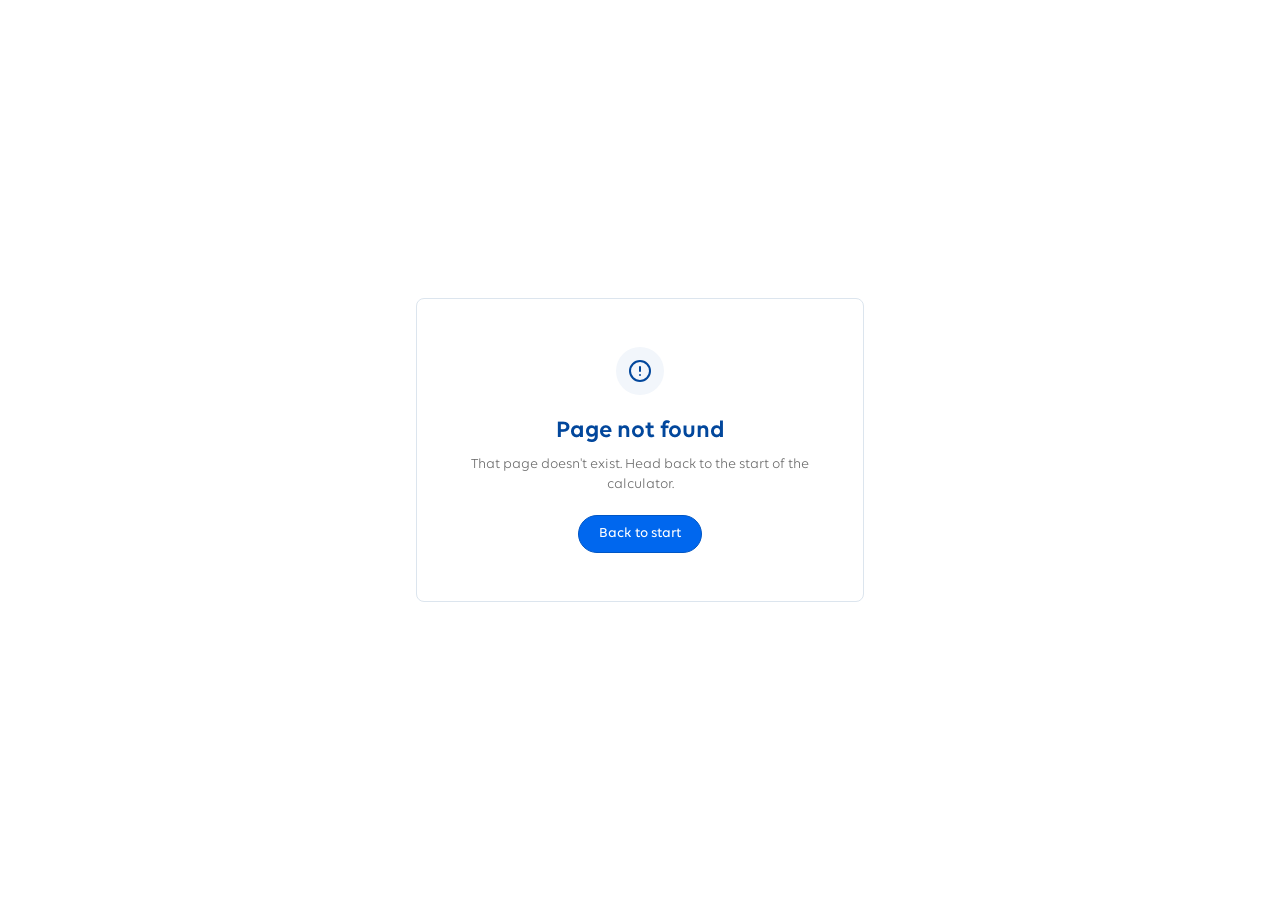
<file: index.html>
<!DOCTYPE html>
<html lang="en">
  <head>
    <meta charset="UTF-8" />
    <meta name="viewport" content="width=device-width, initial-scale=1.0, maximum-scale=1" />
    <title>AliveDx Value Calculator</title>
    <meta name="description" content="AliveDx Value Calculator — MosaiQ VCT Lite." />
    <link rel="icon" type="image/png" sizes="32x32" href="./favicon-32x32.png" />
    <link rel="icon" type="image/png" sizes="16x16" href="./favicon-16x16.png" />
    <link rel="apple-touch-icon" sizes="180x180" href="./apple-touch-icon.png" />
    <link rel="icon" type="image/png" href="./favicon.png" />
    <script type="module" crossorigin src="/assets/index-CBNHdUi_.js"></script>
    <link rel="stylesheet" crossorigin href="/assets/index-DIuw3icN.css">
  </head>
  <body>
    <div id="root"></div>
  </body>
</html>
</file>
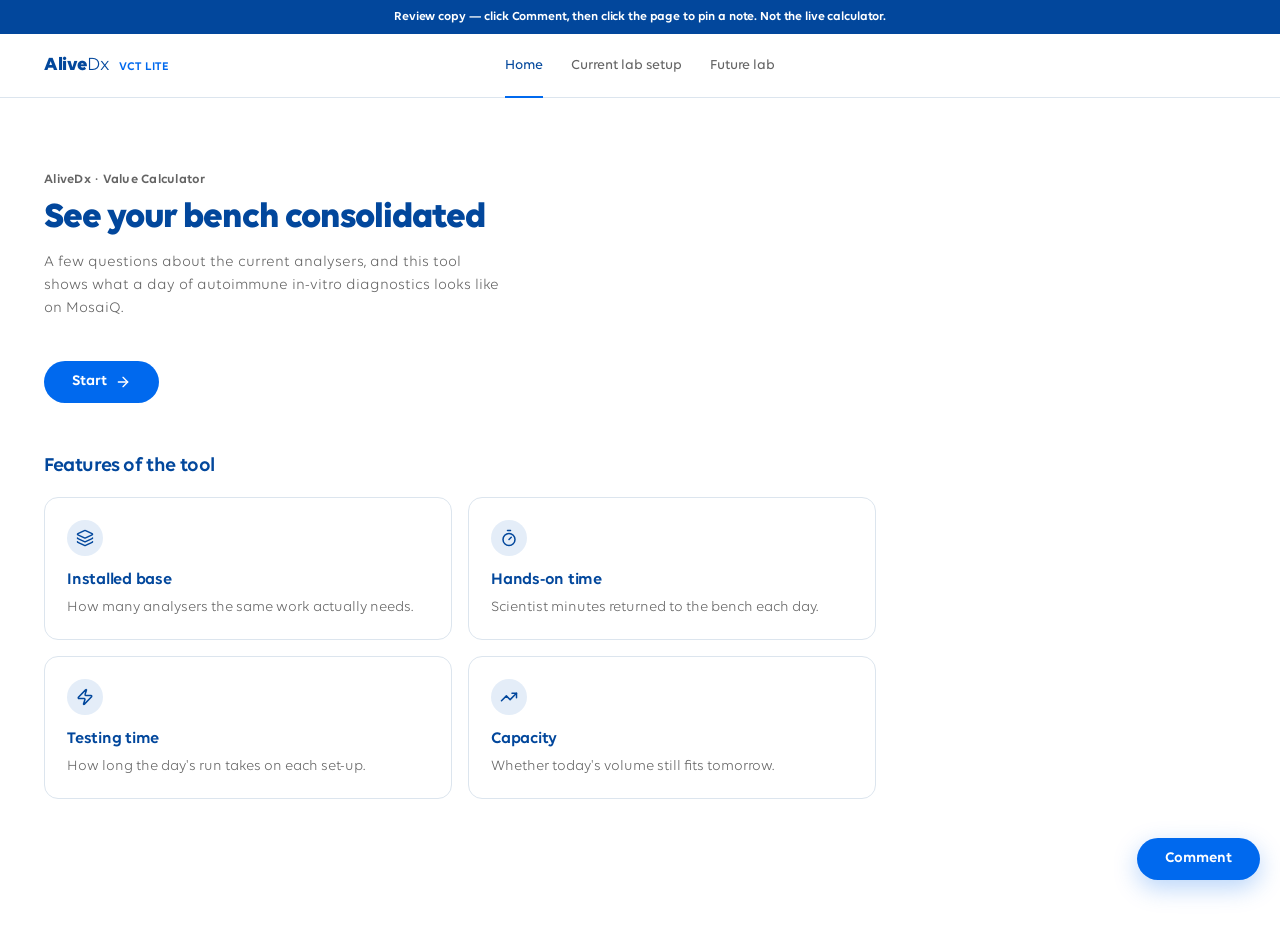
<file: review/index.html>
<!DOCTYPE html>
<html lang="en">
  <head>
    <meta charset="UTF-8" />
    <meta name="viewport" content="width=device-width, initial-scale=1.0, maximum-scale=1" />
    <title>AliveDx Value Calculator</title>
    <meta name="description" content="AliveDx Value Calculator — MosaiQ VCT Lite." />
    <link rel="icon" type="image/png" sizes="32x32" href="./favicon-32x32.png" />
    <link rel="icon" type="image/png" sizes="16x16" href="./favicon-16x16.png" />
    <link rel="apple-touch-icon" sizes="180x180" href="./apple-touch-icon.png" />
    <link rel="icon" type="image/png" href="./favicon.png" />
    <script type="module" crossorigin src="/review/assets/index-Bc5xS4Ua.js"></script>
    <link rel="stylesheet" crossorigin href="/review/assets/index-Drih8AjE.css">
  </head>
  <body>
    <div id="root"></div>
  </body>
</html>
</file>
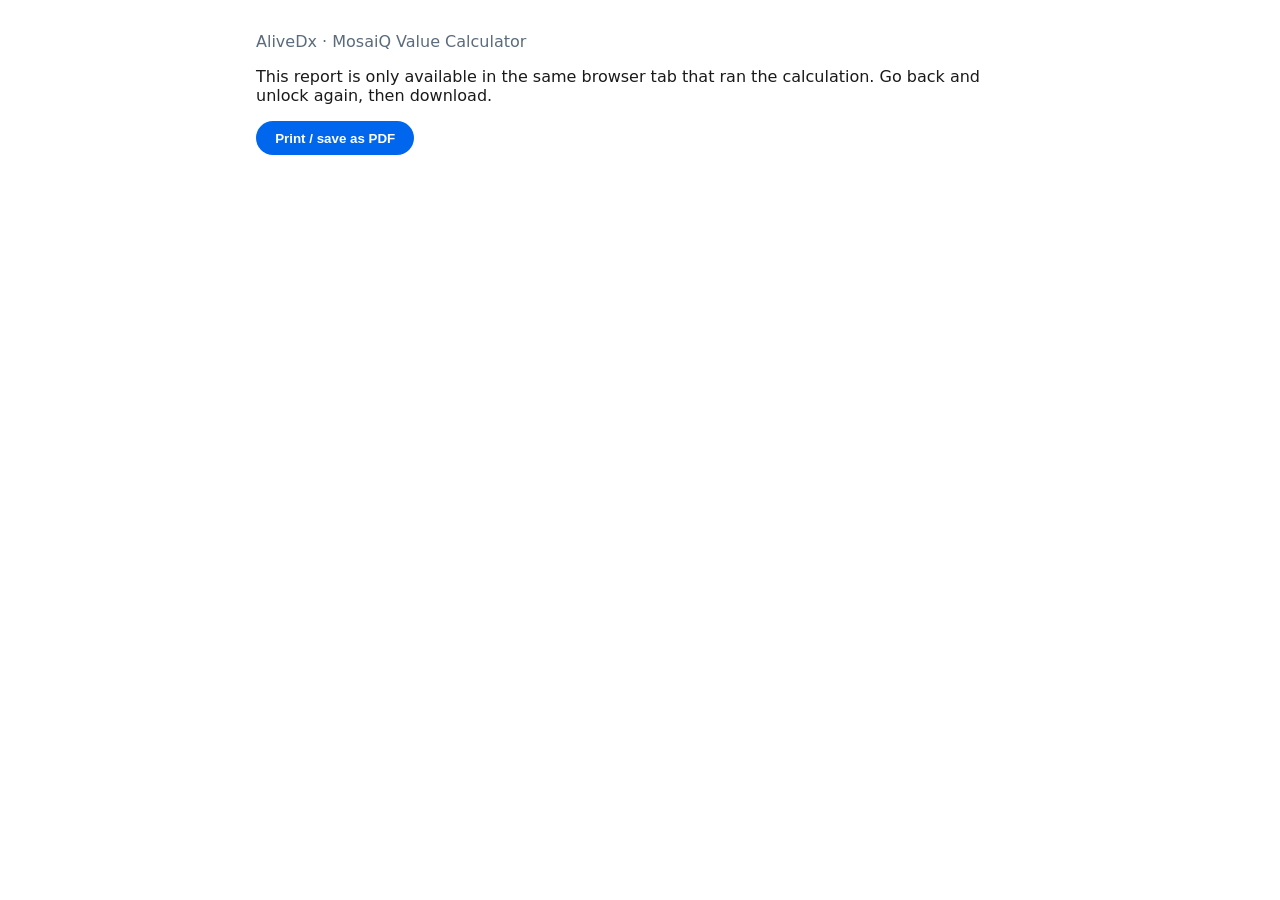
<file: report.html>
<!DOCTYPE html>
<html lang="en">
<head>
  <meta charset="UTF-8" />
  <meta name="viewport" content="width=device-width, initial-scale=1" />
  <title>AliveDx Value Calculator — Report</title>
  <style>
    body { font-family: system-ui, sans-serif; max-width: 48rem; margin: 2rem auto; padding: 0 1.25rem; color: #1a1a1a; }
    h1 { color: #0a3d7a; }
    .driver { border: 1px solid #d9e3ee; border-radius: 8px; padding: 1rem 1.25rem; margin: 1rem 0; }
    .muted { color: #5b6b7c; }
    button { background: #0066ee; color: #fff; border: 0; border-radius: 999px; padding: .6rem 1.2rem; font-weight: 600; cursor: pointer; }
    @media print { button { display: none; } }
  </style>
</head>
<body>
  <p class="muted">AliveDx · MosaiQ Value Calculator</p>
  <div id="out">Loading report…</div>
  <p><button onclick="window.print()">Print / save as PDF</button></p>
  <script>
    const id = new URLSearchParams(location.search).get("id");
    const raw = id ? sessionStorage.getItem("vct-static-assessment:" + id) : null;
    const el = document.getElementById("out");
    if (!raw) {
      el.innerHTML = "<p>This report is only available in the same browser tab that ran the calculation. Go back and unlock again, then download.</p>";
    } else {
      const row = JSON.parse(raw);
      const r = row.result;
      const lab = row.labName ? row.labName + ", consolidated" : "Your bench, consolidated";
      const s = r.summary;
      el.innerHTML = "<h1>" + lab + "</h1>"
        + "<p class=muted>Patients / day: " + s.patientsPerDay
        + " · Tube runs / day: " + s.tubeRunsPerDay
        + " · Tests / day: " + s.testsPerDay
        + " · Analysers: " + s.currentInstrumentCount + " → " + s.futureInstrumentCount
        + " · Hands-on saved / day: " + s.dailyHandsOnSavedMin + " min</p>"
        + r.drivers.map(d => "<div class=driver><strong>" + d.id + ". " + d.title
          + "</strong><p>" + d.headline + "</p><p class=muted>" + d.caption + "</p></div>").join("");
    }
  </script>
</body>
</html>
</file>
<file: assets/index-DIuw3icN.css>
@layer properties{@supports (((-webkit-hyphens:none)) and (not (margin-trim:inline))) or ((-moz-orient:inline) and (not (color:rgb(from red r g b)))){*,:before,:after,::backdrop{--tw-translate-x:0;--tw-translate-y:0;--tw-translate-z:0;--tw-scale-x:1;--tw-scale-y:1;--tw-scale-z:1;--tw-rotate-x:initial;--tw-rotate-y:initial;--tw-rotate-z:initial;--tw-skew-x:initial;--tw-skew-y:initial;--tw-pan-x:initial;--tw-pan-y:initial;--tw-pinch-zoom:initial;--tw-space-y-reverse:0;--tw-space-x-reverse:0;--tw-divide-x-reverse:0;--tw-border-style:solid;--tw-divide-y-reverse:0;--tw-leading:initial;--tw-font-weight:initial;--tw-tracking:initial;--tw-ordinal:initial;--tw-slashed-zero:initial;--tw-numeric-figure:initial;--tw-numeric-spacing:initial;--tw-numeric-fraction:initial;--tw-shadow:0 0 #0000;--tw-shadow-color:initial;--tw-shadow-alpha:100%;--tw-inset-shadow:0 0 #0000;--tw-inset-shadow-color:initial;--tw-inset-shadow-alpha:100%;--tw-ring-color:initial;--tw-ring-shadow:0 0 #0000;--tw-inset-ring-color:initial;--tw-inset-ring-shadow:0 0 #0000;--tw-ring-inset:initial;--tw-ring-offset-width:0px;--tw-ring-offset-color:#fff;--tw-ring-offset-shadow:0 0 #0000;--tw-outline-style:solid;--tw-blur:initial;--tw-brightness:initial;--tw-contrast:initial;--tw-grayscale:initial;--tw-hue-rotate:initial;--tw-invert:initial;--tw-opacity:initial;--tw-saturate:initial;--tw-sepia:initial;--tw-drop-shadow:initial;--tw-drop-shadow-color:initial;--tw-drop-shadow-alpha:100%;--tw-drop-shadow-size:initial;--tw-backdrop-blur:initial;--tw-backdrop-brightness:initial;--tw-backdrop-contrast:initial;--tw-backdrop-grayscale:initial;--tw-backdrop-hue-rotate:initial;--tw-backdrop-invert:initial;--tw-backdrop-opacity:initial;--tw-backdrop-saturate:initial;--tw-backdrop-sepia:initial;--tw-duration:initial;--tw-ease:initial;--tw-content:"";--tw-animation-delay:0s;--tw-animation-direction:normal;--tw-animation-duration:initial;--tw-animation-fill-mode:none;--tw-animation-iteration-count:1;--tw-enter-blur:0;--tw-enter-opacity:1;--tw-enter-rotate:0;--tw-enter-scale:1;--tw-enter-translate-x:0;--tw-enter-translate-y:0;--tw-exit-blur:0;--tw-exit-opacity:1;--tw-exit-rotate:0;--tw-exit-scale:1;--tw-exit-translate-x:0;--tw-exit-translate-y:0}}}@font-face{font-family:Volte;src:url(/assets/Indian_Type_Foundry_-_Volte_Light-pkLJXpT8.otf)format("opentype");font-weight:300;font-style:normal;font-display:swap}@font-face{font-family:Volte;src:url(/assets/Indian_Type_Foundry_-_Volte-LightItalic-BcmvPNiI.otf)format("opentype");font-weight:300;font-style:italic;font-display:swap}@font-face{font-family:Volte;src:url(/assets/Indian_Type_Foundry_-_Volte-B6xbLpW4.otf)format("opentype");font-weight:400;font-style:normal;font-display:swap}@font-face{font-family:Volte;src:url(/assets/Indian_Type_Foundry_-_Volte-RegularItalic-r1GnryPZ.otf)format("opentype");font-weight:400;font-style:italic;font-display:swap}@font-face{font-family:Volte;src:url(/assets/Indian_Type_Foundry_-_Volte_Medium-BM7cbm4e.otf)format("opentype");font-weight:500;font-style:normal;font-display:swap}@font-face{font-family:Volte;src:url(/assets/Indian_Type_Foundry_-_Volte-MediumItalic-CyZP0WpA.otf)format("opentype");font-weight:500;font-style:italic;font-display:swap}@font-face{font-family:Volte;src:url(/assets/Indian_Type_Foundry_-_Volte_Semibold-C-wmQ6Gx.otf)format("opentype");font-weight:600;font-style:normal;font-display:swap}@font-face{font-family:Volte;src:url(/assets/Indian_Type_Foundry_-_Volte-SemiboldItalic-i_0PJEi4.otf)format("opentype");font-weight:600;font-style:italic;font-display:swap}@font-face{font-family:Volte;src:url(/assets/Indian_Type_Foundry_-_Volte_Bold-Bi9h_TuT.otf)format("opentype");font-weight:700;font-style:normal;font-display:swap}@font-face{font-family:Volte;src:url(/assets/Indian_Type_Foundry_-_Volte-BoldItalic-NC9PoiER.otf)format("opentype");font-weight:700;font-style:italic;font-display:swap}@layer theme{:root,:host{--color-red-50:oklch(97.1% .013 17.38);--color-red-300:oklch(80.8% .114 19.571);--color-red-400:oklch(70.4% .191 22.216);--color-red-600:oklch(57.7% .245 27.325);--color-black:#000;--color-white:#fff;--spacing:.25rem;--container-sm:24rem;--container-md:28rem;--container-lg:32rem;--container-xl:36rem;--container-2xl:42rem;--container-3xl:48rem;--container-6xl:72rem;--container-7xl:80rem;--font-weight-normal:400;--font-weight-medium:500;--font-weight-semibold:600;--font-weight-bold:700;--tracking-tight:-.025em;--tracking-wide:.025em;--tracking-wider:.05em;--tracking-widest:.1em;--leading-tight:1.25;--leading-snug:1.375;--leading-normal:1.5;--leading-relaxed:1.625;--ease-in:cubic-bezier(.4, 0, 1, 1);--ease-out:cubic-bezier(0, 0, .2, 1);--ease-in-out:cubic-bezier(.4, 0, .2, 1);--animate-spin:spin 1s linear infinite;--animate-pulse:pulse 2s cubic-bezier(.4, 0, .6, 1) infinite;--blur-sm:8px;--aspect-video:16 / 9;--default-transition-duration:.15s;--default-transition-timing-function:cubic-bezier(.4, 0, .2, 1);--default-font-family:var(--app-font-sans);--default-mono-font-family:var(--app-font-mono);--color-border:hsl(var(--border))}}@layer base{*,:after,:before,::backdrop{box-sizing:border-box;border:0 solid;margin:0;padding:0}::file-selector-button{box-sizing:border-box;border:0 solid;margin:0;padding:0}html,:host{-webkit-text-size-adjust:100%;tab-size:4;line-height:1.5;font-family:var(--default-font-family,-apple-system, BlinkMacSystemFont, "Segoe UI", Roboto, "Helvetica Neue", "Noto Sans", Arial, sans-serif, "Apple Color Emoji", "Segoe UI Emoji", "Segoe UI Symbol", "Noto Color Emoji");font-feature-settings:var(--default-font-feature-settings,normal);font-variation-settings:var(--default-font-variation-settings,normal);-webkit-tap-highlight-color:transparent}hr{height:0;color:inherit;border-top-width:1px}abbr:where([title]){-webkit-text-decoration:underline dotted;text-decoration:underline dotted}h1,h2,h3,h4,h5,h6{font-size:inherit;font-weight:inherit}a{color:inherit;-webkit-text-decoration:inherit;text-decoration:inherit}b,strong{font-weight:bolder}code,kbd,samp,pre{font-family:var(--default-mono-font-family,ui-monospace, SFMono-Regular, Menlo, Monaco, Consolas, "Liberation Mono", "Courier New", monospace);font-feature-settings:var(--default-mono-font-feature-settings,normal);font-variation-settings:var(--default-mono-font-variation-settings,normal);font-size:1em}small{font-size:80%}sub,sup{vertical-align:baseline;font-size:75%;line-height:0;position:relative}sub{bottom:-.25em}sup{top:-.5em}table{text-indent:0;border-color:inherit;border-collapse:collapse}:-moz-focusring:where(:not(iframe)){outline:auto}progress{vertical-align:baseline}summary{display:list-item}ol,ul,menu{list-style:none}img,svg,video,canvas,audio,iframe,embed,object{vertical-align:middle;display:block}img,video{max-width:100%;height:auto}button,input,select,optgroup,textarea{font:inherit;font-feature-settings:inherit;font-variation-settings:inherit;letter-spacing:inherit;color:inherit;opacity:1;background-color:#0000;border-radius:0}::file-selector-button{font:inherit;font-feature-settings:inherit;font-variation-settings:inherit;letter-spacing:inherit;color:inherit;opacity:1;background-color:#0000;border-radius:0}:where(select:is([multiple],[size])) optgroup{font-weight:bolder}:where(select:is([multiple],[size])) optgroup option{padding-inline-start:20px}::file-selector-button{margin-inline-end:4px}::placeholder{opacity:1}@supports (not ((-webkit-appearance:-apple-pay-button))) or (contain-intrinsic-size:1px){::placeholder{color:currentColor}@supports (color:color-mix(in lab,red,red)){::placeholder{color:color-mix(in oklab,currentcolor 50%,transparent)}}}textarea{resize:vertical}::-webkit-search-decoration{-webkit-appearance:none}::-webkit-date-and-time-value{min-height:1lh;text-align:inherit}::-webkit-datetime-edit{display:inline-flex}::-webkit-datetime-edit-fields-wrapper{padding:0}::-webkit-datetime-edit{padding-block:0}::-webkit-datetime-edit-year-field{padding-block:0}::-webkit-datetime-edit-month-field{padding-block:0}::-webkit-datetime-edit-day-field{padding-block:0}::-webkit-datetime-edit-hour-field{padding-block:0}::-webkit-datetime-edit-minute-field{padding-block:0}::-webkit-datetime-edit-second-field{padding-block:0}::-webkit-datetime-edit-millisecond-field{padding-block:0}::-webkit-datetime-edit-meridiem-field{padding-block:0}::-webkit-calendar-picker-indicator{line-height:1}:-moz-ui-invalid{box-shadow:none}button,input:where([type=button],[type=reset],[type=submit]){appearance:button}::file-selector-button{appearance:button}::-webkit-inner-spin-button{height:auto}::-webkit-outer-spin-button{height:auto}[hidden]:where(:not([hidden=until-found])){display:none!important}*{border-color:hsl(var(--border))}body{background-color:hsl(var(--background));font-family:var(--app-font-sans);color:hsl(var(--foreground));-webkit-font-smoothing:antialiased;-moz-osx-font-smoothing:grayscale}}@layer components{.vct-app{background:#fff;min-height:100dvh;display:flex}.vct-sidebar{background:hsl(var(--sidebar));width:208px;color:hsl(var(--sidebar-foreground));border-right:1px solid hsl(var(--sidebar-border));flex-direction:column;flex:0 0 208px;padding:18px 12px 14px;display:flex}.vct-nav-item{color:hsl(var(--sidebar-foreground));border-radius:10px;align-items:center;gap:10px;padding:8px 10px;font-size:13.5px;font-weight:500;line-height:1.2;text-decoration:none;display:flex}.vct-nav-item:hover,.vct-nav-item.is-active{background:hsl(var(--sidebar-accent));color:hsl(var(--sidebar-accent-foreground))}.vct-canvas{background:#fff;flex:1;min-width:0;padding:0;overflow:visible}.vct-canvas.has-ask{padding-bottom:112px}.vct-askbar{z-index:20;pointer-events:none;justify-content:center;display:flex;position:fixed;bottom:20px;left:208px;right:0}.vct-ask{pointer-events:auto;border:1px solid hsl(var(--border));background:hsl(var(--card));border-radius:999px;align-items:center;gap:8px;width:min(640px,100% - 48px);height:50px;padding:0 8px 0 18px;display:flex;box-shadow:0 8px 28px #02479c12}.vct-mobile-bar{display:none}@media(max-width:767px){.vct-app{flex-direction:column}.vct-sidebar,.vct-askbar{display:none}.vct-mobile-bar{background:hsl(var(--sidebar));min-height:48px;color:hsl(var(--sidebar-foreground));border-bottom:1px solid hsl(var(--sidebar-border));flex:none;justify-content:space-between;align-items:center;gap:12px;padding:10px 16px;display:flex}.vct-mobile-mark{align-items:center;gap:8px;text-decoration:none;display:flex}.vct-mobile-mark span{letter-spacing:-.01em;color:hsl(var(--chart-2));font-size:13px;font-weight:600}.vct-mobile-nav{align-items:center;gap:8px;font-size:13.5px;font-weight:500;display:flex}.vct-mobile-nav a{color:hsl(var(--sidebar-foreground));text-decoration:none}.vct-mobile-nav a.is-active{color:hsl(var(--chart-2));font-weight:600}.vct-mobile-nav .sep{color:hsl(var(--muted-foreground))}.vct-canvas{padding:0}.vct-canvas.has-ask{padding-bottom:28px}.vct-headline{font-size:26px}}.vct-mode{color:hsl(var(--muted-foreground));align-items:center;gap:8px;font-size:13px;font-weight:500;line-height:1.2;display:inline-flex}.vct-mode button{appearance:none;font:inherit;color:inherit;cursor:pointer;background:0 0;border:0;margin:0;padding:0}.vct-mode button.is-on{color:hsl(var(--chart-2));font-weight:600}.vct-section{border-top:1px solid hsl(var(--border));padding:36px 0 4px}.vct-section-head{align-items:baseline;gap:14px;margin:0 0 6px;display:flex}.vct-section-num{letter-spacing:.04em;color:hsl(var(--muted-foreground));font-variant-numeric:tabular-nums;flex:none;font-size:13px;font-weight:600}.vct-section-title{letter-spacing:-.02em;color:hsl(var(--chart-2));margin:0;font-size:20px;font-weight:600;line-height:1.25}.vct-section-help{max-width:40rem;color:hsl(var(--muted-foreground));margin:0 0 28px;font-size:13.5px;line-height:1.5}.vct-fields{flex-direction:column;gap:22px;display:flex}.vct-instrument+.vct-instrument{border-top:1px solid hsl(var(--border));margin-top:22px;padding-top:22px}.vct-report{border-top:1px solid hsl(var(--border));padding:40px 0 8px}.vct-report-kicker{align-items:baseline;gap:10px;margin:0 0 10px;display:flex}.vct-report-title{letter-spacing:-.015em;color:hsl(var(--chart-2));font-size:16px;font-weight:600}.vct-terms{margin-top:18px}.vct-terms summary{cursor:pointer;width:fit-content;color:hsl(var(--muted-foreground));font-size:13px;font-weight:500;list-style:none}.vct-terms summary::-webkit-details-marker{display:none}.vct-app{box-sizing:border-box;background:#fff;flex-direction:column;align-items:stretch;height:auto;min-height:100dvh;padding:0;display:flex;overflow:visible}.vct-frame{width:100%;max-width:none;min-height:100dvh;box-shadow:none;background:#fff;border:none;border-radius:0;flex-direction:column;flex:1 0 auto;display:flex;overflow:visible}.vct-topbar{z-index:20;background:#fff;border-bottom:1px solid #dce5ee;flex:none;grid-template-columns:1fr auto 1fr;align-items:center;height:64px;padding:0 44px;display:grid;position:sticky;top:0}.vct-wordmark{justify-self:start;align-items:baseline;gap:10px;text-decoration:none;display:flex}.vct-wordmark-alive{color:#02479c;letter-spacing:-.02em;font-size:19px;font-weight:700;line-height:1}.vct-wordmark-dx{font-weight:400}.vct-wordmark-lite{color:#0069ee;letter-spacing:.04em;font-size:12px;font-weight:600}.vct-topbar-nav{gap:28px;font-size:14px;font-weight:500;display:flex}.vct-topbar-nav a{color:#646464;border-bottom:2px solid #0000;margin-bottom:-22px;padding-bottom:20px;text-decoration:none}.vct-topbar-nav a:hover{color:#02479c}.vct-topbar-nav a.is-active{color:#02479c;border-bottom-color:#0069ee}.vct-topbar-right{justify-self:end;align-items:center;display:flex}.vct-canvas{background:#fff;flex-direction:column;flex:1 0 auto;min-width:0;min-height:0;padding:0;display:flex;overflow:visible}.vct-pill{color:#fff;cursor:pointer;white-space:nowrap;background:#0069ee;border:0;border-radius:999px;justify-content:center;align-items:center;gap:8px;padding:12px 28px;font-size:15px;font-weight:600;line-height:1.2;text-decoration:none;display:inline-flex}.vct-pill:hover{color:#fff;background:#005ad1}.vct-pill:disabled{opacity:.6;cursor:not-allowed}.vct-outline-pill{color:#02479c;white-space:nowrap;cursor:pointer;background:#fff;border:1px solid #0000001a;border-radius:999px;justify-content:center;align-items:center;gap:8px;padding:8px 20px;font-size:13.5px;font-weight:600;line-height:1.2;text-decoration:none;display:inline-flex}.vct-outline-pill:hover{color:#02479c;background:#f2f6fb}.vct-seg{background:#f2f6fb;border-radius:999px;padding:3px;display:flex}.vct-seg button{appearance:none;color:#646464;cursor:pointer;background:0 0;border:0;border-radius:999px;padding:5px 16px;font-size:13px;font-weight:500;line-height:1.2}.vct-seg button.is-on{color:#02479c;background:#fff;font-weight:600;box-shadow:0 1px 3px #02479c1f}.vct-kicker{color:#646464;letter-spacing:.02em;font-size:13px;font-weight:600}.vct-h1{color:#02479c;letter-spacing:-.03em;margin:8px 0 0;font-size:36px;font-weight:700;line-height:1.15}.vct-lede{color:#646464;max-width:460px;margin:12px 0 0;font-size:15px;line-height:1.55}.vct-headline{letter-spacing:-.03em;color:#02479c;margin:0;font-size:32px;font-weight:700;line-height:1.2}.vct-assess-form{flex-direction:column;flex:1;min-height:100%;display:flex}.vct-assess-body{flex:1;justify-content:center;gap:72px;padding:36px 44px 12px;display:flex}.vct-step-rail{flex-direction:column;flex-shrink:0;align-self:flex-start;width:150px;padding-top:72px;display:flex;position:sticky;top:80px}.vct-step{align-items:flex-start;gap:12px;text-decoration:none;display:flex}.vct-step-track{flex-direction:column;align-items:center;display:flex}.vct-step-dot{color:#646464;box-sizing:border-box;background:#fff;border:2px solid #dce5ee;border-radius:999px;justify-content:center;align-items:center;width:24px;height:24px;font-size:12px;font-weight:600;display:flex}.vct-step-line{background:#dce5ee;width:2px;height:56px}.vct-step.is-on .vct-step-dot{color:#fff;background:#0069ee;border-color:#0069ee}.vct-step.is-on .vct-step-line{background:#0069ee}.vct-step-label{color:#646464;padding-top:3px;font-size:13.5px;font-weight:500}.vct-step.is-on .vct-step-label{color:#02479c;font-weight:600}.vct-assess-col{width:620px;max-width:100%;padding-bottom:12px}.vct-assess-fields{flex-direction:column;gap:28px;margin-top:28px;display:flex}.vct-assess-block{scroll-margin-top:16px}.vct-inline-title{color:#02479c;letter-spacing:-.02em;margin:0 0 16px;font-size:16px;font-weight:600}.vct-field-hint{color:#646464;margin-top:2px;font-size:13px}.vct-assess .vct-uline label{color:#1e1e1e;font-size:14px;font-weight:600}.vct-assess .vct-input{color:#1e1e1e;height:auto!important;min-height:0!important;box-shadow:none!important;background:0 0!important;border:none!important;border-bottom:2px solid #dce5ee!important;border-radius:0!important;outline:none!important;padding:12px 0!important;font-size:19px!important}.vct-assess .vct-input:focus,.vct-assess .vct-input:focus-visible{box-shadow:none!important;--tw-ring-shadow:0 0 #0000!important;border-bottom-color:#0069ee!important;outline:none!important}.vct-assess .vct-input-hero{width:200px;max-width:100%;color:#02479c!important;border-bottom-color:#0069ee!important;font-size:28px!important;font-weight:600!important}.vct-assess .vct-units{width:120px}.vct-assume-trigger{width:100%;box-shadow:none;background:0 0;border:0;justify-content:space-between;align-items:center;display:flex;color:#0069ee!important;padding:8px 0!important;font-size:14px!important;font-weight:500!important}.vct-assume-trigger:hover{color:#02479c!important}.vct-assess-footer{z-index:5;background:#fff;border-top:1px solid #dce5ee;justify-content:space-between;align-items:center;gap:16px;padding:14px 44px;display:flex;position:sticky;bottom:0}.vct-assess-footer-note{color:#646464;font-size:13px}.vct-add-link{appearance:none;color:#0069ee;cursor:pointer;background:0 0;border:0;align-items:center;gap:6px;padding:0;font-size:14px;font-weight:500;display:inline-flex}.vct-add-link:hover{color:#02479c}.vct-results-body{justify-content:center;gap:56px;padding:56px 44px 48px;display:flex}.vct-page-rail{flex-direction:column;flex-shrink:0;align-self:flex-start;gap:2px;width:170px;padding-top:96px;display:flex;position:sticky;top:80px}.vct-page-rail-kicker{letter-spacing:.08em;color:#646464;text-transform:uppercase;padding:0 12px 8px;font-size:11px;font-weight:600}.vct-page-rail-item{color:#646464;border-radius:999px;padding:7px 12px;font-size:13.5px;font-weight:500;text-decoration:none}.vct-page-rail-item:hover{color:#02479c}.vct-page-rail-item.is-active{color:#02479c;background:#e4edf8;font-weight:600}.vct-results-col{width:1030px;min-width:0;max-width:100%}.vct-results-context{color:#646464;font-size:13px}.vct-results-col .vct-headline{margin-top:10px}.vct-results-col .vct-lede{max-width:640px}.vct-summary-grid{grid-template-columns:1fr 300px;gap:16px 32px;margin-top:32px;display:grid}.vct-summary-claim{gap:12px;display:flex}.vct-letter{color:#02479c;border:1.5px solid #02479c;border-radius:999px;flex-shrink:0;justify-content:center;align-items:center;width:24px;height:24px;margin-top:1px;font-size:12px;font-weight:700;display:flex}.vct-summary-claim-text{min-width:0}.vct-summary-claim-text b{color:#1e1e1e;font-size:14.5px;font-weight:600}.vct-summary-claim-text span{color:#646464;font-size:13.5px;line-height:1.5}.vct-stat-card{background:#f2f6fb;border-radius:10px;align-items:center;gap:12px;padding:12px 16px;display:flex}.vct-stat-icon{color:#02479c;background:#e4edf8;border-radius:999px;flex-shrink:0;justify-content:center;align-items:center;width:32px;height:32px;display:flex}.vct-stat-value{color:#02479c;font-size:14px;font-weight:700;line-height:1.25}.vct-stat-hint{color:#646464;margin-top:2px;font-size:12px}.vct-driver{border-top:1px solid #dce5ee;margin-top:36px;padding-top:36px;scroll-margin-top:16px}.vct-driver-head{justify-content:space-between;align-items:flex-start;gap:24px;display:flex}.vct-driver-title-row{gap:16px;min-width:0;display:flex}.vct-driver-icon{color:#02479c;background:#e4edf8;border-radius:999px;flex-shrink:0;justify-content:center;align-items:center;width:44px;height:44px;margin-top:2px;display:flex}.vct-driver-kicker{letter-spacing:.06em;color:#646464;text-transform:uppercase;font-size:12px;font-weight:600}.vct-driver-claim{color:#02479c;letter-spacing:-.02em;margin:6px 0 0;font-size:21px;font-weight:600;line-height:1.3}.vct-kpi{color:#fff;white-space:nowrap;background:#0069ee;border-radius:999px;flex-shrink:0;align-self:center;padding:7px 16px;font-size:13px;font-weight:600}.vct-driver-body{gap:28px;margin-top:24px;display:flex}.vct-driver-charts{flex:1;min-width:0}.vct-defs{background:#f7fafd;border:1px solid #e4edf8;border-radius:10px;flex-shrink:0;align-self:flex-start;width:270px;padding:16px 18px}.vct-defs-kicker{letter-spacing:.08em;color:#646464;text-transform:uppercase;font-size:11px;font-weight:600}.vct-defs dl{margin:0}.vct-defs-item{color:#646464;margin-top:10px;font-size:12px;line-height:1.5}.vct-defs-item dt{color:#1e1e1e;font-weight:600;display:inline}.vct-defs-item dd{margin:0;display:inline}.vct-results-footer{border-top:1px solid #dce5ee;flex-wrap:wrap;justify-content:space-between;align-items:center;gap:16px;margin-top:36px;padding-top:28px;display:flex}.vct-results-footer-note{color:#646464;font-size:13px}.vct-results-footer-actions{flex-wrap:wrap;align-items:center;gap:8px;display:flex}.vct-home{max-width:920px;padding:72px 44px 56px}.vct-features-heading{letter-spacing:-.02em;color:#02479c;margin:48px 0 16px;font-size:20px;font-weight:600}.vct-feature-grid{grid-template-columns:1fr 1fr;gap:16px;display:grid}.vct-feature-card{background:#fff;border:1px solid #dce5ee;border-radius:14px;padding:22px 22px 20px}.vct-feature-icon{color:#02479c;background:#e4edf8;border-radius:999px;flex-shrink:0;justify-content:center;align-items:center;width:36px;height:36px;display:flex}.vct-feature-title{color:#02479c;letter-spacing:-.015em;margin:14px 0 0;font-size:16.5px;font-weight:600;line-height:1.3}.vct-feature-body{color:#646464;margin:6px 0 0;font-size:14.5px;line-height:1.5}.vct-oc{border-radius:18px;padding:18px 18px 16px}.vct-oc-num{letter-spacing:-.035em;color:#02479c;font-size:28px;font-weight:700;line-height:1}@media(max-width:767px){.vct-app{background:#fff;height:auto;min-height:100dvh;padding:0;overflow:visible}.vct-frame{width:100%;min-height:100dvh;box-shadow:none;border:none;border-radius:0;flex:1 0 auto;max-width:none;overflow:visible}.vct-canvas{flex:1 0 auto;min-height:0;padding:0;overflow:visible}.vct-topbar{grid-template-columns:auto 1fr;gap:8px 12px;height:auto;min-height:52px;padding:8px 16px}.vct-topbar-nav{order:3;grid-column:1/-1;gap:14px;font-size:13px}.vct-topbar-nav a{margin-bottom:0;padding-bottom:6px}.vct-topbar-right{justify-self:end}.vct-wordmark-lite,.vct-step-rail,.vct-page-rail{display:none}.vct-assess-body{gap:0;padding:28px 16px 20px}.vct-assess-col{width:100%}.vct-assess-fields{gap:28px;margin-top:32px}.vct-assess-footer{padding:14px 16px}.vct-results-body{gap:0;padding:28px 16px 32px}.vct-results-col{width:100%}.vct-summary-grid{grid-template-columns:1fr}.vct-driver-body{flex-direction:column}.vct-defs{width:100%}.vct-h1{font-size:26px}.vct-headline{font-size:24px}.vct-driver-claim{font-size:18px}.vct-home{padding:32px 16px 40px}.vct-feature-grid{grid-template-columns:1fr}.vct-kpi{white-space:normal;text-align:center}.vct-driver-head{flex-direction:column}}@media(min-width:768px)and (max-width:1023px){.vct-topbar{padding:0 20px}.vct-step-rail,.vct-page-rail{display:none}.vct-assess-body{gap:0;padding:48px 24px 24px}.vct-results-body{gap:0;padding:40px 24px 36px}.vct-assess-footer{padding:16px 24px}.vct-home{padding:48px 24px 40px}.vct-results-col{max-width:100%}}.vct-assess-block+.vct-assess-block{margin-top:28px}.vct-assume-trigger svg{color:#646464}.vct-form-skeleton{padding:56px 44px}.vct-outline-pill:disabled,.vct-pill:disabled{opacity:.6;cursor:not-allowed}.vct-send-panel{background:#fff;border:1px solid #dce5ee;border-radius:12px;flex-direction:column;gap:12px;margin-top:16px;padding:16px 18px 14px;display:flex;overflow:visible}.vct-send-field{flex-direction:column;gap:6px;display:flex}.vct-send-field label,.vct-send-panel label{color:#1e1e1e;font-size:14px;font-weight:600}.vct-send-optional{color:#646464;font-weight:400}.vct-send-panel input,.vct-send-panel textarea{color:#1e1e1e;box-shadow:none!important;background:#fff!important;border:1px solid #dce5ee!important;border-radius:12px!important;font-size:14px!important}.vct-send-panel textarea{resize:vertical;min-height:72px}.vct-send-actions{flex-wrap:wrap;align-items:center;gap:8px;display:flex}.vct-send-panel .vct-pill{padding:8px 20px;font-size:13.5px}.vct-send-status{color:#646464;margin:8px 0 0;font-size:13px}.vct-send-status.is-ok{color:#02479c}.vct-send-status.is-err{color:#b42318}}@layer utilities{.\@container\/field-group{container:field-group/inline-size}.\@container{container-type:inline-size}.pointer-events-auto{pointer-events:auto}.pointer-events-none{pointer-events:none}.collapse{visibility:collapse}.invisible{visibility:hidden}.visible{visibility:visible}.sr-only{clip-path:inset(50%);white-space:nowrap;border-width:0;width:1px;height:1px;margin:-1px;padding:0;position:absolute;overflow:hidden}.not-sr-only{clip-path:none;white-space:normal;width:auto;height:auto;margin:0;padding:0;position:static;overflow:visible}.absolute{position:absolute}.fixed{position:fixed}.relative{position:relative}.static{position:static}.sticky{position:sticky}.inset-0{inset:0}.inset-x-0{inset-inline:0}.inset-y-0{inset-block:0}.-top-4{top:calc(var(--spacing) * -4)}.-top-6{top:calc(var(--spacing) * -6)}.-top-12{top:calc(var(--spacing) * -12)}.top-0{top:0}.top-1\.5{top:calc(var(--spacing) * 1.5)}.top-1\/2{top:50%}.top-2{top:calc(var(--spacing) * 2)}.top-3\.5{top:calc(var(--spacing) * 3.5)}.top-4{top:calc(var(--spacing) * 4)}.top-\[1px\]{top:1px}.top-\[50\%\]{top:50%}.top-\[60\%\]{top:60%}.top-full{top:100%}.-right-12{right:calc(var(--spacing) * -12)}.right-0{right:0}.right-1{right:var(--spacing)}.right-2{right:calc(var(--spacing) * 2)}.right-3{right:calc(var(--spacing) * 3)}.right-4{right:calc(var(--spacing) * 4)}.-bottom-12{bottom:calc(var(--spacing) * -12)}.bottom-0{bottom:0}.-left-12{left:calc(var(--spacing) * -12)}.left-0{left:0}.left-1\/2{left:50%}.left-2{left:calc(var(--spacing) * 2)}.left-\[50\%\]{left:50%}.isolate{isolation:isolate}.isolation-auto{isolation:auto}.z-10{z-index:10}.z-20{z-index:20}.z-30{z-index:30}.z-50{z-index:50}.z-\[1\]{z-index:1}.z-\[100\]{z-index:100}.order-first{order:-9999}.order-last{order:9999}.container{width:100%}@media(min-width:40rem){.container{max-width:40rem}}@media(min-width:48rem){.container{max-width:48rem}}@media(min-width:64rem){.container{max-width:64rem}}@media(min-width:80rem){.container{max-width:80rem}}@media(min-width:96rem){.container{max-width:96rem}}.\!m-0{margin:0!important}.-mx-1{margin-inline:calc(var(--spacing) * -1)}.mx-2{margin-inline:calc(var(--spacing) * 2)}.mx-3\.5{margin-inline:calc(var(--spacing) * 3.5)}.mx-auto{margin-inline:auto}.-my-2{margin-block:calc(var(--spacing) * -2)}.my-0{margin-block:0}.my-0\.5{margin-block:calc(var(--spacing) * .5)}.my-1{margin-block:var(--spacing)}.prose{color:var(--tw-prose-body);max-width:65ch}.prose :where(p):not(:where([class~=not-prose],[class~=not-prose] *)){margin-top:1.25em;margin-bottom:1.25em}.prose :where([class~=lead]):not(:where([class~=not-prose],[class~=not-prose] *)){color:var(--tw-prose-lead);margin-top:1.2em;margin-bottom:1.2em;font-size:1.25em;line-height:1.6}.prose :where(a):not(:where([class~=not-prose],[class~=not-prose] *)){color:var(--tw-prose-links);font-weight:500;text-decoration:underline}.prose :where(strong):not(:where([class~=not-prose],[class~=not-prose] *)){color:var(--tw-prose-bold);font-weight:600}.prose :where(a strong):not(:where([class~=not-prose],[class~=not-prose] *)),.prose :where(blockquote strong):not(:where([class~=not-prose],[class~=not-prose] *)),.prose :where(thead th strong):not(:where([class~=not-prose],[class~=not-prose] *)){color:inherit}.prose :where(ol):not(:where([class~=not-prose],[class~=not-prose] *)){margin-top:1.25em;margin-bottom:1.25em;padding-inline-start:1.625em;list-style-type:decimal}.prose :where(ol[type=A]):not(:where([class~=not-prose],[class~=not-prose] *)){list-style-type:upper-alpha}.prose :where(ol[type=a]):not(:where([class~=not-prose],[class~=not-prose] *)){list-style-type:lower-alpha}.prose :where(ol[type=A s]):not(:where([class~=not-prose],[class~=not-prose] *)){list-style-type:upper-alpha}.prose :where(ol[type=a s]):not(:where([class~=not-prose],[class~=not-prose] *)){list-style-type:lower-alpha}.prose :where(ol[type=I]):not(:where([class~=not-prose],[class~=not-prose] *)){list-style-type:upper-roman}.prose :where(ol[type=i]):not(:where([class~=not-prose],[class~=not-prose] *)){list-style-type:lower-roman}.prose :where(ol[type=I s]):not(:where([class~=not-prose],[class~=not-prose] *)){list-style-type:upper-roman}.prose :where(ol[type=i s]):not(:where([class~=not-prose],[class~=not-prose] *)){list-style-type:lower-roman}.prose :where(ol[type="1"]):not(:where([class~=not-prose],[class~=not-prose] *)){list-style-type:decimal}.prose :where(ul):not(:where([class~=not-prose],[class~=not-prose] *)){margin-top:1.25em;margin-bottom:1.25em;padding-inline-start:1.625em;list-style-type:disc}.prose :where(ol>li):not(:where([class~=not-prose],[class~=not-prose] *))::marker{color:var(--tw-prose-counters);font-weight:400}.prose :where(ul>li):not(:where([class~=not-prose],[class~=not-prose] *))::marker{color:var(--tw-prose-bullets)}.prose :where(dt):not(:where([class~=not-prose],[class~=not-prose] *)){color:var(--tw-prose-headings);margin-top:1.25em;font-weight:600}.prose :where(hr):not(:where([class~=not-prose],[class~=not-prose] *)){border-color:var(--tw-prose-hr);border-top-width:1px;margin-top:3em;margin-bottom:3em}.prose :where(blockquote):not(:where([class~=not-prose],[class~=not-prose] *)){color:var(--tw-prose-quotes);border-inline-start-width:.25rem;border-inline-start-color:var(--tw-prose-quote-borders);quotes:"“""”""‘""’";margin-top:1.6em;margin-bottom:1.6em;padding-inline-start:1em;font-style:italic;font-weight:500}.prose :where(blockquote p:first-of-type):not(:where([class~=not-prose],[class~=not-prose] *)):before{content:open-quote}.prose :where(blockquote p:last-of-type):not(:where([class~=not-prose],[class~=not-prose] *)):after{content:close-quote}.prose :where(h1):not(:where([class~=not-prose],[class~=not-prose] *)){color:var(--tw-prose-headings);margin-top:0;margin-bottom:.888889em;font-size:2.25em;font-weight:800;line-height:1.11111}.prose :where(h1 strong):not(:where([class~=not-prose],[class~=not-prose] *)){color:inherit;font-weight:900}.prose :where(h2):not(:where([class~=not-prose],[class~=not-prose] *)){color:var(--tw-prose-headings);margin-top:2em;margin-bottom:1em;font-size:1.5em;font-weight:700;line-height:1.33333}.prose :where(h2 strong):not(:where([class~=not-prose],[class~=not-prose] *)){color:inherit;font-weight:800}.prose :where(h3):not(:where([class~=not-prose],[class~=not-prose] *)){color:var(--tw-prose-headings);margin-top:1.6em;margin-bottom:.6em;font-size:1.25em;font-weight:600;line-height:1.6}.prose :where(h3 strong):not(:where([class~=not-prose],[class~=not-prose] *)){color:inherit;font-weight:700}.prose :where(h4):not(:where([class~=not-prose],[class~=not-prose] *)){color:var(--tw-prose-headings);margin-top:1.5em;margin-bottom:.5em;font-weight:600;line-height:1.5}.prose :where(h4 strong):not(:where([class~=not-prose],[class~=not-prose] *)){color:inherit;font-weight:700}.prose :where(img):not(:where([class~=not-prose],[class~=not-prose] *)){margin-top:2em;margin-bottom:2em}.prose :where(picture):not(:where([class~=not-prose],[class~=not-prose] *)){margin-top:2em;margin-bottom:2em;display:block}.prose :where(video):not(:where([class~=not-prose],[class~=not-prose] *)){margin-top:2em;margin-bottom:2em}.prose :where(kbd):not(:where([class~=not-prose],[class~=not-prose] *)){color:var(--tw-prose-kbd);box-shadow:0 0 0 1px var(--tw-prose-kbd-shadows),0 3px 0 var(--tw-prose-kbd-shadows);padding-top:.1875em;padding-inline-end:.375em;padding-bottom:.1875em;border-radius:.3125rem;padding-inline-start:.375em;font-family:inherit;font-size:.875em;font-weight:500}.prose :where(code):not(:where([class~=not-prose],[class~=not-prose] *)){color:var(--tw-prose-code);font-size:.875em;font-weight:600}.prose :where(code):not(:where([class~=not-prose],[class~=not-prose] *)):before,.prose :where(code):not(:where([class~=not-prose],[class~=not-prose] *)):after{content:"`"}.prose :where(a code):not(:where([class~=not-prose],[class~=not-prose] *)),.prose :where(h1 code):not(:where([class~=not-prose],[class~=not-prose] *)){color:inherit}.prose :where(h2 code):not(:where([class~=not-prose],[class~=not-prose] *)){color:inherit;font-size:.875em}.prose :where(h3 code):not(:where([class~=not-prose],[class~=not-prose] *)){color:inherit;font-size:.9em}.prose :where(h4 code):not(:where([class~=not-prose],[class~=not-prose] *)),.prose :where(blockquote code):not(:where([class~=not-prose],[class~=not-prose] *)),.prose :where(thead th code):not(:where([class~=not-prose],[class~=not-prose] *)){color:inherit}.prose :where(pre):not(:where([class~=not-prose],[class~=not-prose] *)){color:var(--tw-prose-pre-code);background-color:var(--tw-prose-pre-bg);padding-top:.857143em;padding-inline-end:1.14286em;padding-bottom:.857143em;border-radius:.375rem;margin-top:1.71429em;margin-bottom:1.71429em;padding-inline-start:1.14286em;font-size:.875em;font-weight:400;line-height:1.71429;overflow-x:auto}.prose :where(pre code):not(:where([class~=not-prose],[class~=not-prose] *)){font-weight:inherit;color:inherit;font-size:inherit;font-family:inherit;line-height:inherit;background-color:#0000;border-width:0;border-radius:0;padding:0}.prose :where(pre code):not(:where([class~=not-prose],[class~=not-prose] *)):before,.prose :where(pre code):not(:where([class~=not-prose],[class~=not-prose] *)):after{content:none}.prose :where(table):not(:where([class~=not-prose],[class~=not-prose] *)){table-layout:auto;width:100%;margin-top:2em;margin-bottom:2em;font-size:.875em;line-height:1.71429}.prose :where(thead):not(:where([class~=not-prose],[class~=not-prose] *)){border-bottom-width:1px;border-bottom-color:var(--tw-prose-th-borders)}.prose :where(thead th):not(:where([class~=not-prose],[class~=not-prose] *)){color:var(--tw-prose-headings);vertical-align:bottom;padding-inline-end:.571429em;padding-bottom:.571429em;padding-inline-start:.571429em;font-weight:600}.prose :where(tbody tr):not(:where([class~=not-prose],[class~=not-prose] *)){border-bottom-width:1px;border-bottom-color:var(--tw-prose-td-borders)}.prose :where(tbody tr:last-child):not(:where([class~=not-prose],[class~=not-prose] *)){border-bottom-width:0}.prose :where(tbody td):not(:where([class~=not-prose],[class~=not-prose] *)){vertical-align:baseline}.prose :where(tfoot):not(:where([class~=not-prose],[class~=not-prose] *)){border-top-width:1px;border-top-color:var(--tw-prose-th-borders)}.prose :where(tfoot td):not(:where([class~=not-prose],[class~=not-prose] *)){vertical-align:top}.prose :where(th,td):not(:where([class~=not-prose],[class~=not-prose] *)){text-align:start}.prose :where(figure>*):not(:where([class~=not-prose],[class~=not-prose] *)){margin-top:0;margin-bottom:0}.prose :where(figcaption):not(:where([class~=not-prose],[class~=not-prose] *)){color:var(--tw-prose-captions);margin-top:.857143em;font-size:.875em;line-height:1.42857}.prose{--tw-prose-body:oklch(37.3% .034 259.733);--tw-prose-headings:oklch(21% .034 264.665);--tw-prose-lead:oklch(44.6% .03 256.802);--tw-prose-links:oklch(21% .034 264.665);--tw-prose-bold:oklch(21% .034 264.665);--tw-prose-counters:oklch(55.1% .027 264.364);--tw-prose-bullets:oklch(87.2% .01 258.338);--tw-prose-hr:oklch(92.8% .006 264.531);--tw-prose-quotes:oklch(21% .034 264.665);--tw-prose-quote-borders:oklch(92.8% .006 264.531);--tw-prose-captions:oklch(55.1% .027 264.364);--tw-prose-kbd:oklch(21% .034 264.665);--tw-prose-kbd-shadows:oklab(21% -.00316127 -.0338527/.1);--tw-prose-code:oklch(21% .034 264.665);--tw-prose-pre-code:oklch(92.8% .006 264.531);--tw-prose-pre-bg:oklch(27.8% .033 256.848);--tw-prose-th-borders:oklch(87.2% .01 258.338);--tw-prose-td-borders:oklch(92.8% .006 264.531);--tw-prose-invert-body:oklch(87.2% .01 258.338);--tw-prose-invert-headings:#fff;--tw-prose-invert-lead:oklch(70.7% .022 261.325);--tw-prose-invert-links:#fff;--tw-prose-invert-bold:#fff;--tw-prose-invert-counters:oklch(70.7% .022 261.325);--tw-prose-invert-bullets:oklch(44.6% .03 256.802);--tw-prose-invert-hr:oklch(37.3% .034 259.733);--tw-prose-invert-quotes:oklch(96.7% .003 264.542);--tw-prose-invert-quote-borders:oklch(37.3% .034 259.733);--tw-prose-invert-captions:oklch(70.7% .022 261.325);--tw-prose-invert-kbd:#fff;--tw-prose-invert-kbd-shadows:#ffffff1a;--tw-prose-invert-code:#fff;--tw-prose-invert-pre-code:oklch(87.2% .01 258.338);--tw-prose-invert-pre-bg:#00000080;--tw-prose-invert-th-borders:oklch(44.6% .03 256.802);--tw-prose-invert-td-borders:oklch(37.3% .034 259.733);font-size:1rem;line-height:1.75}.prose :where(picture>img):not(:where([class~=not-prose],[class~=not-prose] *)){margin-top:0;margin-bottom:0}.prose :where(li):not(:where([class~=not-prose],[class~=not-prose] *)){margin-top:.5em;margin-bottom:.5em}.prose :where(ol>li):not(:where([class~=not-prose],[class~=not-prose] *)),.prose :where(ul>li):not(:where([class~=not-prose],[class~=not-prose] *)){padding-inline-start:.375em}.prose :where(.prose>ul>li p):not(:where([class~=not-prose],[class~=not-prose] *)){margin-top:.75em;margin-bottom:.75em}.prose :where(.prose>ul>li>p:first-child):not(:where([class~=not-prose],[class~=not-prose] *)){margin-top:1.25em}.prose :where(.prose>ul>li>p:last-child):not(:where([class~=not-prose],[class~=not-prose] *)){margin-bottom:1.25em}.prose :where(.prose>ol>li>p:first-child):not(:where([class~=not-prose],[class~=not-prose] *)){margin-top:1.25em}.prose :where(.prose>ol>li>p:last-child):not(:where([class~=not-prose],[class~=not-prose] *)){margin-bottom:1.25em}.prose :where(ul ul,ul ol,ol ul,ol ol):not(:where([class~=not-prose],[class~=not-prose] *)){margin-top:.75em;margin-bottom:.75em}.prose :where(dl):not(:where([class~=not-prose],[class~=not-prose] *)){margin-top:1.25em;margin-bottom:1.25em}.prose :where(dd):not(:where([class~=not-prose],[class~=not-prose] *)){margin-top:.5em;padding-inline-start:1.625em}.prose :where(hr+*):not(:where([class~=not-prose],[class~=not-prose] *)),.prose :where(h2+*):not(:where([class~=not-prose],[class~=not-prose] *)),.prose :where(h3+*):not(:where([class~=not-prose],[class~=not-prose] *)),.prose :where(h4+*):not(:where([class~=not-prose],[class~=not-prose] *)){margin-top:0}.prose :where(thead th:first-child):not(:where([class~=not-prose],[class~=not-prose] *)){padding-inline-start:0}.prose :where(thead th:last-child):not(:where([class~=not-prose],[class~=not-prose] *)){padding-inline-end:0}.prose :where(tbody td,tfoot td):not(:where([class~=not-prose],[class~=not-prose] *)){padding-top:.571429em;padding-inline-end:.571429em;padding-bottom:.571429em;padding-inline-start:.571429em}.prose :where(tbody td:first-child,tfoot td:first-child):not(:where([class~=not-prose],[class~=not-prose] *)){padding-inline-start:0}.prose :where(tbody td:last-child,tfoot td:last-child):not(:where([class~=not-prose],[class~=not-prose] *)){padding-inline-end:0}.prose :where(figure):not(:where([class~=not-prose],[class~=not-prose] *)){margin-top:2em;margin-bottom:2em}.prose :where(.prose>:first-child):not(:where([class~=not-prose],[class~=not-prose] *)){margin-top:0}.prose :where(.prose>:last-child):not(:where([class~=not-prose],[class~=not-prose] *)){margin-bottom:0}.-mt-4{margin-top:calc(var(--spacing) * -4)}.mt-0\.5{margin-top:calc(var(--spacing) * .5)}.mt-1{margin-top:var(--spacing)}.mt-1\.5{margin-top:calc(var(--spacing) * 1.5)}.mt-2{margin-top:calc(var(--spacing) * 2)}.mt-3{margin-top:calc(var(--spacing) * 3)}.mt-4{margin-top:calc(var(--spacing) * 4)}.mt-5{margin-top:calc(var(--spacing) * 5)}.mt-6{margin-top:calc(var(--spacing) * 6)}.mt-24{margin-top:calc(var(--spacing) * 24)}.mt-auto{margin-top:auto}.mr-2{margin-right:calc(var(--spacing) * 2)}.mb-1{margin-bottom:var(--spacing)}.mb-2{margin-bottom:calc(var(--spacing) * 2)}.mb-3{margin-bottom:calc(var(--spacing) * 3)}.mb-5{margin-bottom:calc(var(--spacing) * 5)}.mb-6{margin-bottom:calc(var(--spacing) * 6)}.mb-10{margin-bottom:calc(var(--spacing) * 10)}.-ml-4{margin-left:calc(var(--spacing) * -4)}.ml-1{margin-left:var(--spacing)}.ml-4{margin-left:calc(var(--spacing) * 4)}.ml-auto{margin-left:auto}.line-clamp-2{-webkit-line-clamp:2;-webkit-box-orient:vertical;display:-webkit-box;overflow:hidden}.block{display:block}.contents{display:contents}.flex{display:flex}.flow-root{display:flow-root}.grid{display:grid}.hidden{display:none}.inline{display:inline}.inline-block{display:inline-block}.inline-flex{display:inline-flex}.inline-grid{display:inline-grid}.inline-table{display:inline-table}.list-item{display:list-item}.table{display:table}.table-caption{display:table-caption}.table-cell{display:table-cell}.table-column{display:table-column}.table-column-group{display:table-column-group}.table-footer-group{display:table-footer-group}.table-header-group{display:table-header-group}.table-row{display:table-row}.table-row-group{display:table-row-group}.aspect-\[16\/9\]{aspect-ratio:16/9}.aspect-square{aspect-ratio:1}.aspect-video{aspect-ratio:var(--aspect-video)}.size-4{width:calc(var(--spacing) * 4);height:calc(var(--spacing) * 4)}.size-6{width:calc(var(--spacing) * 6);height:calc(var(--spacing) * 6)}.size-8{width:calc(var(--spacing) * 8);height:calc(var(--spacing) * 8)}.size-10{width:calc(var(--spacing) * 10);height:calc(var(--spacing) * 10)}.size-\[--cell-size\]{width:--cell-size;height:--cell-size}.h-0{height:0}.h-1{height:var(--spacing)}.h-1\.5{height:calc(var(--spacing) * 1.5)}.h-2{height:calc(var(--spacing) * 2)}.h-2\.5{height:calc(var(--spacing) * 2.5)}.h-3{height:calc(var(--spacing) * 3)}.h-3\.5{height:calc(var(--spacing) * 3.5)}.h-4{height:calc(var(--spacing) * 4)}.h-5{height:calc(var(--spacing) * 5)}.h-6{height:calc(var(--spacing) * 6)}.h-7{height:calc(var(--spacing) * 7)}.h-8{height:calc(var(--spacing) * 8)}.h-9{height:calc(var(--spacing) * 9)}.h-10{height:calc(var(--spacing) * 10)}.h-11{height:calc(var(--spacing) * 11)}.h-12{height:calc(var(--spacing) * 12)}.h-64{height:calc(var(--spacing) * 64)}.h-\[--cell-size\]{height:--cell-size}.h-\[1px\]{height:1px}.h-\[var\(--radix-navigation-menu-viewport-height\)\]{height:var(--radix-navigation-menu-viewport-height)}.h-\[var\(--radix-select-trigger-height\)\]{height:var(--radix-select-trigger-height)}.h-auto{height:auto}.h-full{height:100%}.h-px{height:1px}.h-svh{height:100svh}.max-h-80{max-height:calc(var(--spacing) * 80)}.max-h-\[--radix-context-menu-content-available-height\]{max-height:--radix-context-menu-content-available-height}.max-h-\[--radix-select-content-available-height\]{max-height:--radix-select-content-available-height}.max-h-\[300px\]{max-height:300px}.max-h-\[var\(--radix-dropdown-menu-content-available-height\)\]{max-height:var(--radix-dropdown-menu-content-available-height)}.max-h-screen{max-height:100vh}.min-h-0{min-height:0}.min-h-8{min-height:calc(var(--spacing) * 8)}.min-h-9{min-height:calc(var(--spacing) * 9)}.min-h-10{min-height:calc(var(--spacing) * 10)}.min-h-\[60px\]{min-height:60px}.min-h-\[100dvh\]{min-height:100dvh}.min-h-svh{min-height:100svh}.w-0{width:0}.w-1{width:var(--spacing)}.w-2{width:calc(var(--spacing) * 2)}.w-2\.5{width:calc(var(--spacing) * 2.5)}.w-3{width:calc(var(--spacing) * 3)}.w-3\.5{width:calc(var(--spacing) * 3.5)}.w-3\/4{width:75%}.w-4{width:calc(var(--spacing) * 4)}.w-5{width:calc(var(--spacing) * 5)}.w-6{width:calc(var(--spacing) * 6)}.w-7{width:calc(var(--spacing) * 7)}.w-8{width:calc(var(--spacing) * 8)}.w-9{width:calc(var(--spacing) * 9)}.w-10{width:calc(var(--spacing) * 10)}.w-12{width:calc(var(--spacing) * 12)}.w-16{width:calc(var(--spacing) * 16)}.w-24{width:calc(var(--spacing) * 24)}.w-32{width:calc(var(--spacing) * 32)}.w-40{width:calc(var(--spacing) * 40)}.w-64{width:calc(var(--spacing) * 64)}.w-72{width:calc(var(--spacing) * 72)}.w-96{width:calc(var(--spacing) * 96)}.w-\[--cell-size\]{width:--cell-size}.w-\[1px\]{width:1px}.w-\[100px\]{width:100px}.w-\[190px\]{width:190px}.w-\[var\(--sidebar-width\)\]{width:var(--sidebar-width)}.w-auto{width:auto}.w-fit{width:fit-content}.w-full{width:100%}.w-max{width:max-content}.w-px{width:1px}.max-w-2xl{max-width:var(--container-2xl)}.max-w-3xl{max-width:var(--container-3xl)}.max-w-6xl{max-width:var(--container-6xl)}.max-w-7xl{max-width:var(--container-7xl)}.max-w-\[72px\]{max-width:72px}.max-w-\[140px\]{max-width:140px}.max-w-\[var\(--skeleton-width\)\]{max-width:var(--skeleton-width)}.max-w-full{max-width:100%}.max-w-lg{max-width:var(--container-lg)}.max-w-max{max-width:max-content}.max-w-md{max-width:var(--container-md)}.max-w-sm{max-width:var(--container-sm)}.max-w-xl{max-width:var(--container-xl)}.min-w-0{min-width:0}.min-w-5{min-width:calc(var(--spacing) * 5)}.min-w-8{min-width:calc(var(--spacing) * 8)}.min-w-9{min-width:calc(var(--spacing) * 9)}.min-w-10{min-width:calc(var(--spacing) * 10)}.min-w-\[--cell-size\]{min-width:--cell-size}.min-w-\[8rem\]{min-width:8rem}.min-w-\[12rem\]{min-width:12rem}.min-w-\[var\(--radix-select-trigger-width\)\]{min-width:var(--radix-select-trigger-width)}.flex-1{flex:1}.shrink{flex-shrink:1}.shrink-0{flex-shrink:0}.grow{flex-grow:1}.grow-0{flex-grow:0}.basis-full{flex-basis:100%}.caption-bottom{caption-side:bottom}.border-collapse{border-collapse:collapse}.origin-\[--radix-context-menu-content-transform-origin\]{transform-origin:--radix-context-menu-content-transform-origin}.origin-\[--radix-dropdown-menu-content-transform-origin\]{transform-origin:--radix-dropdown-menu-content-transform-origin}.origin-\[--radix-hover-card-content-transform-origin\]{transform-origin:--radix-hover-card-content-transform-origin}.origin-\[--radix-menubar-content-transform-origin\]{transform-origin:--radix-menubar-content-transform-origin}.origin-\[--radix-popover-content-transform-origin\]{transform-origin:--radix-popover-content-transform-origin}.origin-\[--radix-select-content-transform-origin\]{transform-origin:--radix-select-content-transform-origin}.origin-\[--radix-tooltip-content-transform-origin\]{transform-origin:--radix-tooltip-content-transform-origin}.-translate-x-1\/2{--tw-translate-x: -50% ;translate:var(--tw-translate-x) var(--tw-translate-y)}.-translate-x-px{--tw-translate-x:-1px;translate:var(--tw-translate-x) var(--tw-translate-y)}.translate-x-\[-50\%\]{--tw-translate-x:-50%;translate:var(--tw-translate-x) var(--tw-translate-y)}.translate-x-px{--tw-translate-x:1px;translate:var(--tw-translate-x) var(--tw-translate-y)}.-translate-y-1\/2{--tw-translate-y: -50% ;translate:var(--tw-translate-x) var(--tw-translate-y)}.translate-y-\[-50\%\]{--tw-translate-y:-50%;translate:var(--tw-translate-x) var(--tw-translate-y)}.translate-none{translate:none}.scale-3d{scale:var(--tw-scale-x) var(--tw-scale-y) var(--tw-scale-z)}.rotate-45{rotate:45deg}.rotate-90{rotate:90deg}.transform{transform:var(--tw-rotate-x,) var(--tw-rotate-y,) var(--tw-rotate-z,) var(--tw-skew-x,) var(--tw-skew-y,)}.animate-caret-blink{animation:1.25s ease-out infinite caret-blink}.animate-in{animation:enter var(--tw-animation-duration,var(--tw-duration,.15s))var(--tw-ease,ease)var(--tw-animation-delay,0s)var(--tw-animation-iteration-count,1)var(--tw-animation-direction,normal)var(--tw-animation-fill-mode,none)}.animate-pulse{animation:var(--animate-pulse)}.animate-spin{animation:var(--animate-spin)}.cursor-default{cursor:default}.cursor-pointer{cursor:pointer}.cursor-text{cursor:text}.touch-pinch-zoom{--tw-pinch-zoom:pinch-zoom;touch-action:var(--tw-pan-x,) var(--tw-pan-y,) var(--tw-pinch-zoom,)}.touch-none{touch-action:none}.resize{resize:both}.resize-none{resize:none}.list-disc{list-style-type:disc}.list-none{list-style-type:none}.grid-cols-2{grid-template-columns:repeat(2,minmax(0,1fr))}.flex-col{flex-direction:column}.flex-col-reverse{flex-direction:column-reverse}.flex-row{flex-direction:row}.flex-wrap{flex-wrap:wrap}.place-content-center{place-content:center}.items-center{align-items:center}.items-end{align-items:flex-end}.items-start{align-items:flex-start}.items-stretch{align-items:stretch}.justify-around{justify-content:space-around}.justify-between{justify-content:space-between}.justify-center{justify-content:center}.justify-end{justify-content:flex-end}.justify-start{justify-content:flex-start}.gap-1{gap:var(--spacing)}.gap-1\.5{gap:calc(var(--spacing) * 1.5)}.gap-2{gap:calc(var(--spacing) * 2)}.gap-2\.5{gap:calc(var(--spacing) * 2.5)}.gap-3{gap:calc(var(--spacing) * 3)}.gap-4{gap:calc(var(--spacing) * 4)}.gap-5{gap:calc(var(--spacing) * 5)}.gap-6{gap:calc(var(--spacing) * 6)}.gap-7{gap:calc(var(--spacing) * 7)}.gap-8{gap:calc(var(--spacing) * 8)}.gap-px{gap:1px}:where(.space-y-1\.5>:not(:last-child)){--tw-space-y-reverse:0;margin-block-start:calc(calc(var(--spacing) * 1.5) * var(--tw-space-y-reverse));margin-block-end:calc(calc(var(--spacing) * 1.5) * calc(1 - var(--tw-space-y-reverse)))}:where(.space-y-2>:not(:last-child)){--tw-space-y-reverse:0;margin-block-start:calc(calc(var(--spacing) * 2) * var(--tw-space-y-reverse));margin-block-end:calc(calc(var(--spacing) * 2) * calc(1 - var(--tw-space-y-reverse)))}:where(.space-y-3>:not(:last-child)){--tw-space-y-reverse:0;margin-block-start:calc(calc(var(--spacing) * 3) * var(--tw-space-y-reverse));margin-block-end:calc(calc(var(--spacing) * 3) * calc(1 - var(--tw-space-y-reverse)))}:where(.space-y-4>:not(:last-child)){--tw-space-y-reverse:0;margin-block-start:calc(calc(var(--spacing) * 4) * var(--tw-space-y-reverse));margin-block-end:calc(calc(var(--spacing) * 4) * calc(1 - var(--tw-space-y-reverse)))}:where(.space-y-5>:not(:last-child)){--tw-space-y-reverse:0;margin-block-start:calc(calc(var(--spacing) * 5) * var(--tw-space-y-reverse));margin-block-end:calc(calc(var(--spacing) * 5) * calc(1 - var(--tw-space-y-reverse)))}:where(.space-y-6>:not(:last-child)){--tw-space-y-reverse:0;margin-block-start:calc(calc(var(--spacing) * 6) * var(--tw-space-y-reverse));margin-block-end:calc(calc(var(--spacing) * 6) * calc(1 - var(--tw-space-y-reverse)))}:where(.space-y-8>:not(:last-child)){--tw-space-y-reverse:0;margin-block-start:calc(calc(var(--spacing) * 8) * var(--tw-space-y-reverse));margin-block-end:calc(calc(var(--spacing) * 8) * calc(1 - var(--tw-space-y-reverse)))}:where(.space-y-10>:not(:last-child)){--tw-space-y-reverse:0;margin-block-start:calc(calc(var(--spacing) * 10) * var(--tw-space-y-reverse));margin-block-end:calc(calc(var(--spacing) * 10) * calc(1 - var(--tw-space-y-reverse)))}:where(.space-y-reverse>:not(:last-child)){--tw-space-y-reverse:1}.gap-x-4{column-gap:calc(var(--spacing) * 4)}:where(.space-x-1>:not(:last-child)){--tw-space-x-reverse:0;margin-inline-start:calc(var(--spacing) * var(--tw-space-x-reverse));margin-inline-end:calc(var(--spacing) * calc(1 - var(--tw-space-x-reverse)))}:where(.space-x-4>:not(:last-child)){--tw-space-x-reverse:0;margin-inline-start:calc(calc(var(--spacing) * 4) * var(--tw-space-x-reverse));margin-inline-end:calc(calc(var(--spacing) * 4) * calc(1 - var(--tw-space-x-reverse)))}:where(.space-x-reverse>:not(:last-child)){--tw-space-x-reverse:1}.gap-y-1\.5{row-gap:calc(var(--spacing) * 1.5)}:where(.divide-x>:not(:last-child)){--tw-divide-x-reverse:0;border-inline-style:var(--tw-border-style);border-inline-start-width:calc(1px * var(--tw-divide-x-reverse));border-inline-end-width:calc(1px * calc(1 - var(--tw-divide-x-reverse)))}:where(.divide-y>:not(:last-child)){--tw-divide-y-reverse:0;border-bottom-style:var(--tw-border-style);border-top-style:var(--tw-border-style);border-top-width:calc(1px * var(--tw-divide-y-reverse));border-bottom-width:calc(1px * calc(1 - var(--tw-divide-y-reverse)))}:where(.divide-y-reverse>:not(:last-child)){--tw-divide-y-reverse:1}.self-stretch{align-self:stretch}.truncate{text-overflow:ellipsis;white-space:nowrap;overflow:hidden}.overflow-auto{overflow:auto}.overflow-hidden{overflow:hidden}.overflow-x-hidden{overflow-x:hidden}.overflow-y-auto{overflow-y:auto}.rounded-\[2px\]{border-radius:2px}.rounded-\[calc\(var\(--radius\)-5px\)\]{border-radius:calc(var(--radius) - 5px)}.rounded-\[inherit\]{border-radius:inherit}.rounded-full{border-radius:3.40282e38px}.rounded-lg{border-radius:var(--radius)}.rounded-md{border-radius:calc(var(--radius) - 2px)}.rounded-none{border-radius:0}.rounded-sm{border-radius:calc(var(--radius) - 4px)}.rounded-s{border-start-start-radius:.25rem;border-end-start-radius:.25rem}.rounded-ss{border-start-start-radius:.25rem}.rounded-e{border-start-end-radius:.25rem;border-end-end-radius:.25rem}.rounded-se{border-start-end-radius:.25rem}.rounded-ee{border-end-end-radius:.25rem}.rounded-es{border-end-start-radius:.25rem}.rounded-t{border-top-left-radius:.25rem;border-top-right-radius:.25rem}.rounded-t-\[3px\]{border-top-left-radius:3px;border-top-right-radius:3px}.rounded-t-\[10px\]{border-top-left-radius:10px;border-top-right-radius:10px}.rounded-l{border-top-left-radius:.25rem;border-bottom-left-radius:.25rem}.rounded-l-md{border-top-left-radius:calc(var(--radius) - 2px);border-bottom-left-radius:calc(var(--radius) - 2px)}.rounded-tl{border-top-left-radius:.25rem}.rounded-tl-sm{border-top-left-radius:calc(var(--radius) - 4px)}.rounded-r{border-top-right-radius:.25rem;border-bottom-right-radius:.25rem}.rounded-r-md{border-top-right-radius:calc(var(--radius) - 2px);border-bottom-right-radius:calc(var(--radius) - 2px)}.rounded-tr{border-top-right-radius:.25rem}.rounded-b{border-bottom-right-radius:.25rem;border-bottom-left-radius:.25rem}.rounded-br{border-bottom-right-radius:.25rem}.rounded-bl{border-bottom-left-radius:.25rem}.border{border-style:var(--tw-border-style);border-width:1px}.border-0{border-style:var(--tw-border-style);border-width:0}.border-2{border-style:var(--tw-border-style);border-width:2px}.border-\[1\.5px\]{border-style:var(--tw-border-style);border-width:1.5px}.border-x{border-inline-style:var(--tw-border-style);border-inline-width:1px}.border-y{border-block-style:var(--tw-border-style);border-block-width:1px}.border-s{border-inline-start-style:var(--tw-border-style);border-inline-start-width:1px}.border-e{border-inline-end-style:var(--tw-border-style);border-inline-end-width:1px}.border-bs{border-block-start-style:var(--tw-border-style);border-block-start-width:1px}.border-be{border-block-end-style:var(--tw-border-style);border-block-end-width:1px}.border-t{border-top-style:var(--tw-border-style);border-top-width:1px}.border-t-2{border-top-style:var(--tw-border-style);border-top-width:2px}.border-r{border-right-style:var(--tw-border-style);border-right-width:1px}.border-b{border-bottom-style:var(--tw-border-style);border-bottom-width:1px}.border-b-2{border-bottom-style:var(--tw-border-style);border-bottom-width:2px}.border-l{border-left-style:var(--tw-border-style);border-left-width:1px}.border-dashed{--tw-border-style:dashed;border-style:dashed}.\[border-color\:var\(--badge-outline\)\]{border-color:var(--badge-outline)}.\[border-color\:var\(--button-outline\)\]{border-color:var(--button-outline)}.border-\[--color-border\]{border-color:--color-border}.border-border,.border-border\/50{border-color:hsl(var(--border))}@supports (color:color-mix(in lab,red,red)){.border-border\/50{border-color:color-mix(in oklab,hsl(var(--border)) 50%,transparent)}}.border-chart-3\/40{border-color:hsl(var(--chart-3))}@supports (color:color-mix(in lab,red,red)){.border-chart-3\/40{border-color:color-mix(in oklab,hsl(var(--chart-3)) 40%,transparent)}}.border-destructive{border-color:hsl(var(--destructive))}.border-destructive-border{border-color:var(--destructive-border)}.border-destructive\/50{border-color:hsl(var(--destructive))}@supports (color:color-mix(in lab,red,red)){.border-destructive\/50{border-color:color-mix(in oklab,hsl(var(--destructive)) 50%,transparent)}}.border-input{border-color:hsl(var(--input))}.border-primary{border-color:hsl(var(--primary))}.border-primary-border{border-color:var(--primary-border)}.border-primary\/50{border-color:hsl(var(--primary))}@supports (color:color-mix(in lab,red,red)){.border-primary\/50{border-color:color-mix(in oklab,hsl(var(--primary)) 50%,transparent)}}.border-secondary-border{border-color:var(--secondary-border)}.border-sidebar-border{border-color:hsl(var(--sidebar-border))}.border-transparent{border-color:#0000}.border-white\/15{border-color:#ffffff26}@supports (color:color-mix(in lab,red,red)){.border-white\/15{border-color:color-mix(in oklab,var(--color-white) 15%,transparent)}}.border-t-transparent{border-top-color:#0000}.border-l-transparent{border-left-color:#0000}.bg-\[--color-bg\]{background-color:--color-bg}.bg-accent{background-color:hsl(var(--accent))}.bg-background,.bg-background\/80{background-color:hsl(var(--background))}@supports (color:color-mix(in lab,red,red)){.bg-background\/80{background-color:color-mix(in oklab,hsl(var(--background)) 80%,transparent)}}.bg-black\/80{background-color:#000c}@supports (color:color-mix(in lab,red,red)){.bg-black\/80{background-color:color-mix(in oklab,var(--color-black) 80%,transparent)}}.bg-border{background-color:hsl(var(--border))}.bg-card{background-color:hsl(var(--card))}.bg-chart-2{background-color:hsl(var(--chart-2))}.bg-chart-3\/10{background-color:hsl(var(--chart-3))}@supports (color:color-mix(in lab,red,red)){.bg-chart-3\/10{background-color:color-mix(in oklab,hsl(var(--chart-3)) 10%,transparent)}}.bg-chart-3\/20{background-color:hsl(var(--chart-3))}@supports (color:color-mix(in lab,red,red)){.bg-chart-3\/20{background-color:color-mix(in oklab,hsl(var(--chart-3)) 20%,transparent)}}.bg-destructive{background-color:hsl(var(--destructive))}.bg-foreground{background-color:hsl(var(--foreground))}.bg-input{background-color:hsl(var(--input))}.bg-muted,.bg-muted\/40{background-color:hsl(var(--muted))}@supports (color:color-mix(in lab,red,red)){.bg-muted\/40{background-color:color-mix(in oklab,hsl(var(--muted)) 40%,transparent)}}.bg-muted\/50{background-color:hsl(var(--muted))}@supports (color:color-mix(in lab,red,red)){.bg-muted\/50{background-color:color-mix(in oklab,hsl(var(--muted)) 50%,transparent)}}.bg-popover{background-color:hsl(var(--popover))}.bg-primary,.bg-primary\/10{background-color:hsl(var(--primary))}@supports (color:color-mix(in lab,red,red)){.bg-primary\/10{background-color:color-mix(in oklab,hsl(var(--primary)) 10%,transparent)}}.bg-primary\/20{background-color:hsl(var(--primary))}@supports (color:color-mix(in lab,red,red)){.bg-primary\/20{background-color:color-mix(in oklab,hsl(var(--primary)) 20%,transparent)}}.bg-secondary,.bg-secondary\/30{background-color:hsl(var(--secondary))}@supports (color:color-mix(in lab,red,red)){.bg-secondary\/30{background-color:color-mix(in oklab,hsl(var(--secondary)) 30%,transparent)}}.bg-secondary\/40{background-color:hsl(var(--secondary))}@supports (color:color-mix(in lab,red,red)){.bg-secondary\/40{background-color:color-mix(in oklab,hsl(var(--secondary)) 40%,transparent)}}.bg-secondary\/60{background-color:hsl(var(--secondary))}@supports (color:color-mix(in lab,red,red)){.bg-secondary\/60{background-color:color-mix(in oklab,hsl(var(--secondary)) 60%,transparent)}}.bg-sidebar{background-color:hsl(var(--sidebar))}.bg-sidebar-border{background-color:hsl(var(--sidebar-border))}.bg-transparent{background-color:#0000}.bg-white{background-color:var(--color-white)}.bg-repeat{background-repeat:repeat}.mask-no-clip{-webkit-mask-clip:no-clip;mask-clip:no-clip}.mask-repeat{-webkit-mask-repeat:repeat;mask-repeat:repeat}.fill-current{fill:currentColor}.fill-primary{fill:hsl(var(--primary))}.p-0{padding:0}.p-1{padding:var(--spacing)}.p-2{padding:calc(var(--spacing) * 2)}.p-3{padding:calc(var(--spacing) * 3)}.p-4{padding:calc(var(--spacing) * 4)}.p-5{padding:calc(var(--spacing) * 5)}.p-6{padding:calc(var(--spacing) * 6)}.p-\[1px\]{padding:1px}.px-1{padding-inline:var(--spacing)}.px-1\.5{padding-inline:calc(var(--spacing) * 1.5)}.px-2{padding-inline:calc(var(--spacing) * 2)}.px-2\.5{padding-inline:calc(var(--spacing) * 2.5)}.px-3{padding-inline:calc(var(--spacing) * 3)}.px-4{padding-inline:calc(var(--spacing) * 4)}.px-5{padding-inline:calc(var(--spacing) * 5)}.px-6{padding-inline:calc(var(--spacing) * 6)}.px-8{padding-inline:calc(var(--spacing) * 8)}.px-\[--cell-size\]{padding-inline:--cell-size}.py-0\.5{padding-block:calc(var(--spacing) * .5)}.py-1{padding-block:var(--spacing)}.py-1\.5{padding-block:calc(var(--spacing) * 1.5)}.py-2{padding-block:calc(var(--spacing) * 2)}.py-2\.5{padding-block:calc(var(--spacing) * 2.5)}.py-3{padding-block:calc(var(--spacing) * 3)}.py-4{padding-block:calc(var(--spacing) * 4)}.py-5{padding-block:calc(var(--spacing) * 5)}.py-6{padding-block:calc(var(--spacing) * 6)}.py-8{padding-block:calc(var(--spacing) * 8)}.py-12{padding-block:calc(var(--spacing) * 12)}.py-14{padding-block:calc(var(--spacing) * 14)}.py-16{padding-block:calc(var(--spacing) * 16)}.pt-0{padding-top:0}.pt-2{padding-top:calc(var(--spacing) * 2)}.pt-3{padding-top:calc(var(--spacing) * 3)}.pt-4{padding-top:calc(var(--spacing) * 4)}.pt-6{padding-top:calc(var(--spacing) * 6)}.pr-1{padding-right:var(--spacing)}.pr-2{padding-right:calc(var(--spacing) * 2)}.pr-2\.5{padding-right:calc(var(--spacing) * 2.5)}.pr-3{padding-right:calc(var(--spacing) * 3)}.pr-8{padding-right:calc(var(--spacing) * 8)}.pb-1\.5{padding-bottom:calc(var(--spacing) * 1.5)}.pb-2{padding-bottom:calc(var(--spacing) * 2)}.pb-3{padding-bottom:calc(var(--spacing) * 3)}.pb-4{padding-bottom:calc(var(--spacing) * 4)}.pb-5{padding-bottom:calc(var(--spacing) * 5)}.pl-2{padding-left:calc(var(--spacing) * 2)}.pl-2\.5{padding-left:calc(var(--spacing) * 2.5)}.pl-3{padding-left:calc(var(--spacing) * 3)}.pl-4{padding-left:calc(var(--spacing) * 4)}.pl-8{padding-left:calc(var(--spacing) * 8)}.pl-24{padding-left:calc(var(--spacing) * 24)}.text-center{text-align:center}.text-left{text-align:left}.text-right{text-align:right}.align-middle{vertical-align:middle}.font-mono{font-family:var(--app-font-mono)}.font-sans{font-family:var(--app-font-sans)}.text-2xl{font-size:1.5rem;line-height:var(--tw-leading,calc(2 / 1.5))}.text-3xl{font-size:1.875rem;line-height:var(--tw-leading, 1.2 )}.text-base{font-size:1rem;line-height:var(--tw-leading, 1.5 )}.text-lg{font-size:1.125rem;line-height:var(--tw-leading,calc(1.75 / 1.125))}.text-sm{font-size:.875rem;line-height:var(--tw-leading,calc(1.25 / .875))}.text-sm\/relaxed{font-size:.875rem;line-height:var(--leading-relaxed)}.text-xl{font-size:1.25rem;line-height:var(--tw-leading,calc(1.75 / 1.25))}.text-xs{font-size:.75rem;line-height:var(--tw-leading,calc(1 / .75))}.text-\[0\.8rem\]{font-size:.8rem}.text-\[11px\]{font-size:11px}.leading-none{--tw-leading:1;line-height:1}.leading-normal{--tw-leading:var(--leading-normal);line-height:var(--leading-normal)}.leading-relaxed{--tw-leading:var(--leading-relaxed);line-height:var(--leading-relaxed)}.leading-snug{--tw-leading:var(--leading-snug);line-height:var(--leading-snug)}.leading-tight{--tw-leading:var(--leading-tight);line-height:var(--leading-tight)}.font-bold{--tw-font-weight:var(--font-weight-bold);font-weight:var(--font-weight-bold)}.font-medium{--tw-font-weight:var(--font-weight-medium);font-weight:var(--font-weight-medium)}.font-normal{--tw-font-weight:var(--font-weight-normal);font-weight:var(--font-weight-normal)}.font-semibold{--tw-font-weight:var(--font-weight-semibold);font-weight:var(--font-weight-semibold)}.tracking-tight{--tw-tracking:var(--tracking-tight);letter-spacing:var(--tracking-tight)}.tracking-wide{--tw-tracking:var(--tracking-wide);letter-spacing:var(--tracking-wide)}.tracking-wider{--tw-tracking:var(--tracking-wider);letter-spacing:var(--tracking-wider)}.tracking-widest{--tw-tracking:var(--tracking-widest);letter-spacing:var(--tracking-widest)}.text-balance{text-wrap:balance}.text-wrap{text-wrap:wrap}.break-words{overflow-wrap:break-word}.text-clip{text-overflow:clip}.text-ellipsis{text-overflow:ellipsis}.whitespace-nowrap{white-space:nowrap}.text-accent-foreground{color:hsl(var(--accent-foreground))}.text-card-foreground{color:hsl(var(--card-foreground))}.text-chart-2{color:hsl(var(--chart-2))}.text-chart-3{color:hsl(var(--chart-3))}.text-current{color:currentColor}.text-destructive{color:hsl(var(--destructive))}.text-destructive-foreground{color:hsl(var(--destructive-foreground))}.text-foreground,.text-foreground\/50{color:hsl(var(--foreground))}@supports (color:color-mix(in lab,red,red)){.text-foreground\/50{color:color-mix(in oklab,hsl(var(--foreground)) 50%,transparent)}}.text-muted-foreground{color:hsl(var(--muted-foreground))}.text-popover-foreground{color:hsl(var(--popover-foreground))}.text-primary{color:hsl(var(--primary))}.text-primary-foreground{color:hsl(var(--primary-foreground))}.text-secondary-foreground{color:hsl(var(--secondary-foreground))}.text-sidebar-foreground,.text-sidebar-foreground\/70{color:hsl(var(--sidebar-foreground))}@supports (color:color-mix(in lab,red,red)){.text-sidebar-foreground\/70{color:color-mix(in oklab,hsl(var(--sidebar-foreground)) 70%,transparent)}}.text-white{color:var(--color-white)}.text-white\/50{color:#ffffff80}@supports (color:color-mix(in lab,red,red)){.text-white\/50{color:color-mix(in oklab,var(--color-white) 50%,transparent)}}.text-white\/70{color:#ffffffb3}@supports (color:color-mix(in lab,red,red)){.text-white\/70{color:color-mix(in oklab,var(--color-white) 70%,transparent)}}.capitalize{text-transform:capitalize}.lowercase{text-transform:lowercase}.normal-case{text-transform:none}.uppercase{text-transform:uppercase}.italic{font-style:italic}.not-italic{font-style:normal}.diagonal-fractions{--tw-numeric-fraction:diagonal-fractions;font-variant-numeric:var(--tw-ordinal,) var(--tw-slashed-zero,) var(--tw-numeric-figure,) var(--tw-numeric-spacing,) var(--tw-numeric-fraction,)}.lining-nums{--tw-numeric-figure:lining-nums;font-variant-numeric:var(--tw-ordinal,) var(--tw-slashed-zero,) var(--tw-numeric-figure,) var(--tw-numeric-spacing,) var(--tw-numeric-fraction,)}.oldstyle-nums{--tw-numeric-figure:oldstyle-nums;font-variant-numeric:var(--tw-ordinal,) var(--tw-slashed-zero,) var(--tw-numeric-figure,) var(--tw-numeric-spacing,) var(--tw-numeric-fraction,)}.ordinal{--tw-ordinal:ordinal;font-variant-numeric:var(--tw-ordinal,) var(--tw-slashed-zero,) var(--tw-numeric-figure,) var(--tw-numeric-spacing,) var(--tw-numeric-fraction,)}.proportional-nums{--tw-numeric-spacing:proportional-nums;font-variant-numeric:var(--tw-ordinal,) var(--tw-slashed-zero,) var(--tw-numeric-figure,) var(--tw-numeric-spacing,) var(--tw-numeric-fraction,)}.slashed-zero{--tw-slashed-zero:slashed-zero;font-variant-numeric:var(--tw-ordinal,) var(--tw-slashed-zero,) var(--tw-numeric-figure,) var(--tw-numeric-spacing,) var(--tw-numeric-fraction,)}.stacked-fractions{--tw-numeric-fraction:stacked-fractions;font-variant-numeric:var(--tw-ordinal,) var(--tw-slashed-zero,) var(--tw-numeric-figure,) var(--tw-numeric-spacing,) var(--tw-numeric-fraction,)}.tabular-nums{--tw-numeric-spacing:tabular-nums;font-variant-numeric:var(--tw-ordinal,) var(--tw-slashed-zero,) var(--tw-numeric-figure,) var(--tw-numeric-spacing,) var(--tw-numeric-fraction,)}.normal-nums{font-variant-numeric:normal}.line-through{text-decoration-line:line-through}.no-underline{text-decoration-line:none}.overline{text-decoration-line:overline}.underline{text-decoration-line:underline}.underline-offset-4{text-underline-offset:4px}.antialiased{-webkit-font-smoothing:antialiased;-moz-osx-font-smoothing:grayscale}.subpixel-antialiased{-webkit-font-smoothing:auto;-moz-osx-font-smoothing:auto}.opacity-0{opacity:0}.opacity-50{opacity:.5}.opacity-60{opacity:.6}.opacity-70{opacity:.7}.opacity-90{opacity:.9}.shadow{--tw-shadow:0 1px 3px 0 var(--tw-shadow-color,#0000001a), 0 1px 2px -1px var(--tw-shadow-color,#0000001a);box-shadow:var(--tw-inset-shadow),var(--tw-inset-ring-shadow),var(--tw-ring-offset-shadow),var(--tw-ring-shadow),var(--tw-shadow)}.shadow-\[0_0_0_1px_hsl\(var\(--sidebar-border\)\)\]{--tw-shadow:0 0 0 1px var(--tw-shadow-color,hsl(var(--sidebar-border)));box-shadow:var(--tw-inset-shadow),var(--tw-inset-ring-shadow),var(--tw-ring-offset-shadow),var(--tw-ring-shadow),var(--tw-shadow)}.shadow-lg{--tw-shadow:0 10px 15px -3px var(--tw-shadow-color,#0000001a), 0 4px 6px -4px var(--tw-shadow-color,#0000001a);box-shadow:var(--tw-inset-shadow),var(--tw-inset-ring-shadow),var(--tw-ring-offset-shadow),var(--tw-ring-shadow),var(--tw-shadow)}.shadow-md{--tw-shadow:0 4px 6px -1px var(--tw-shadow-color,#0000001a), 0 2px 4px -2px var(--tw-shadow-color,#0000001a);box-shadow:var(--tw-inset-shadow),var(--tw-inset-ring-shadow),var(--tw-ring-offset-shadow),var(--tw-ring-shadow),var(--tw-shadow)}.shadow-none{--tw-shadow:0 0 #0000;box-shadow:var(--tw-inset-shadow),var(--tw-inset-ring-shadow),var(--tw-ring-offset-shadow),var(--tw-ring-shadow),var(--tw-shadow)}.shadow-sm{--tw-shadow:0 1px 3px 0 var(--tw-shadow-color,#0000001a), 0 1px 2px -1px var(--tw-shadow-color,#0000001a);box-shadow:var(--tw-inset-shadow),var(--tw-inset-ring-shadow),var(--tw-ring-offset-shadow),var(--tw-ring-shadow),var(--tw-shadow)}.shadow-xl{--tw-shadow:0 20px 25px -5px var(--tw-shadow-color,#0000001a), 0 8px 10px -6px var(--tw-shadow-color,#0000001a);box-shadow:var(--tw-inset-shadow),var(--tw-inset-ring-shadow),var(--tw-ring-offset-shadow),var(--tw-ring-shadow),var(--tw-shadow)}.shadow-xs{--tw-shadow:0 1px 2px 0 var(--tw-shadow-color,#0000000d);box-shadow:var(--tw-inset-shadow),var(--tw-inset-ring-shadow),var(--tw-ring-offset-shadow),var(--tw-ring-shadow),var(--tw-shadow)}.ring-0{--tw-ring-shadow:var(--tw-ring-inset,) 0 0 0 calc(0px + var(--tw-ring-offset-width)) var(--tw-ring-color,currentcolor);box-shadow:var(--tw-inset-shadow),var(--tw-inset-ring-shadow),var(--tw-ring-offset-shadow),var(--tw-ring-shadow),var(--tw-shadow)}.ring-1{--tw-ring-shadow:var(--tw-ring-inset,) 0 0 0 calc(1px + var(--tw-ring-offset-width)) var(--tw-ring-color,currentcolor);box-shadow:var(--tw-inset-shadow),var(--tw-inset-ring-shadow),var(--tw-ring-offset-shadow),var(--tw-ring-shadow),var(--tw-shadow)}.inset-ring{--tw-inset-ring-shadow:inset 0 0 0 1px var(--tw-inset-ring-color,currentcolor);box-shadow:var(--tw-inset-shadow),var(--tw-inset-ring-shadow),var(--tw-ring-offset-shadow),var(--tw-ring-shadow),var(--tw-shadow)}.ring-primary\/40{--tw-ring-color:hsl(var(--primary))}@supports (color:color-mix(in lab,red,red)){.ring-primary\/40{--tw-ring-color:color-mix(in oklab, hsl(var(--primary)) 40%, transparent)}}.ring-ring{--tw-ring-color:hsl(var(--ring))}.ring-sidebar-ring{--tw-ring-color:hsl(var(--sidebar-ring))}.ring-offset-background{--tw-ring-offset-color:hsl(var(--background))}.outline-hidden{--tw-outline-style:none;outline-style:none}@media(forced-colors:active){.outline-hidden{outline-offset:2px;outline:2px solid #0000}}.outline{outline-style:var(--tw-outline-style);outline-width:1px}.outline-2{outline-style:var(--tw-outline-style);outline-width:2px}.outline-offset-2{outline-offset:2px}.outline-transparent{outline-color:#0000}.blur{--tw-blur:blur(8px);filter:var(--tw-blur,) var(--tw-brightness,) var(--tw-contrast,) var(--tw-grayscale,) var(--tw-hue-rotate,) var(--tw-invert,) var(--tw-saturate,) var(--tw-sepia,) var(--tw-drop-shadow,)}.drop-shadow{--tw-drop-shadow-size:drop-shadow(0 1px 2px var(--tw-drop-shadow-color,#0000001a)) drop-shadow(0 1px 1px var(--tw-drop-shadow-color,#0000000f));--tw-drop-shadow:drop-shadow(0 1px 2px #0000001a) drop-shadow(0 1px 1px #0000000f);filter:var(--tw-blur,) var(--tw-brightness,) var(--tw-contrast,) var(--tw-grayscale,) var(--tw-hue-rotate,) var(--tw-invert,) var(--tw-saturate,) var(--tw-sepia,) var(--tw-drop-shadow,)}.invert{--tw-invert:invert(100%);filter:var(--tw-blur,) var(--tw-brightness,) var(--tw-contrast,) var(--tw-grayscale,) var(--tw-hue-rotate,) var(--tw-invert,) var(--tw-saturate,) var(--tw-sepia,) var(--tw-drop-shadow,)}.filter{filter:var(--tw-blur,) var(--tw-brightness,) var(--tw-contrast,) var(--tw-grayscale,) var(--tw-hue-rotate,) var(--tw-invert,) var(--tw-saturate,) var(--tw-sepia,) var(--tw-drop-shadow,)}.backdrop-blur{--tw-backdrop-blur:blur(8px);-webkit-backdrop-filter:var(--tw-backdrop-blur,) var(--tw-backdrop-brightness,) var(--tw-backdrop-contrast,) var(--tw-backdrop-grayscale,) var(--tw-backdrop-hue-rotate,) var(--tw-backdrop-invert,) var(--tw-backdrop-opacity,) var(--tw-backdrop-saturate,) var(--tw-backdrop-sepia,);backdrop-filter:var(--tw-backdrop-blur,) var(--tw-backdrop-brightness,) var(--tw-backdrop-contrast,) var(--tw-backdrop-grayscale,) var(--tw-backdrop-hue-rotate,) var(--tw-backdrop-invert,) var(--tw-backdrop-opacity,) var(--tw-backdrop-saturate,) var(--tw-backdrop-sepia,)}.backdrop-blur-sm{--tw-backdrop-blur:blur(var(--blur-sm));-webkit-backdrop-filter:var(--tw-backdrop-blur,) var(--tw-backdrop-brightness,) var(--tw-backdrop-contrast,) var(--tw-backdrop-grayscale,) var(--tw-backdrop-hue-rotate,) var(--tw-backdrop-invert,) var(--tw-backdrop-opacity,) var(--tw-backdrop-saturate,) var(--tw-backdrop-sepia,);backdrop-filter:var(--tw-backdrop-blur,) var(--tw-backdrop-brightness,) var(--tw-backdrop-contrast,) var(--tw-backdrop-grayscale,) var(--tw-backdrop-hue-rotate,) var(--tw-backdrop-invert,) var(--tw-backdrop-opacity,) var(--tw-backdrop-saturate,) var(--tw-backdrop-sepia,)}.backdrop-grayscale{--tw-backdrop-grayscale:grayscale(100%);-webkit-backdrop-filter:var(--tw-backdrop-blur,) var(--tw-backdrop-brightness,) var(--tw-backdrop-contrast,) var(--tw-backdrop-grayscale,) var(--tw-backdrop-hue-rotate,) var(--tw-backdrop-invert,) var(--tw-backdrop-opacity,) var(--tw-backdrop-saturate,) var(--tw-backdrop-sepia,);backdrop-filter:var(--tw-backdrop-blur,) var(--tw-backdrop-brightness,) var(--tw-backdrop-contrast,) var(--tw-backdrop-grayscale,) var(--tw-backdrop-hue-rotate,) var(--tw-backdrop-invert,) var(--tw-backdrop-opacity,) var(--tw-backdrop-saturate,) var(--tw-backdrop-sepia,)}.backdrop-invert{--tw-backdrop-invert:invert(100%);-webkit-backdrop-filter:var(--tw-backdrop-blur,) var(--tw-backdrop-brightness,) var(--tw-backdrop-contrast,) var(--tw-backdrop-grayscale,) var(--tw-backdrop-hue-rotate,) var(--tw-backdrop-invert,) var(--tw-backdrop-opacity,) var(--tw-backdrop-saturate,) var(--tw-backdrop-sepia,);backdrop-filter:var(--tw-backdrop-blur,) var(--tw-backdrop-brightness,) var(--tw-backdrop-contrast,) var(--tw-backdrop-grayscale,) var(--tw-backdrop-hue-rotate,) var(--tw-backdrop-invert,) var(--tw-backdrop-opacity,) var(--tw-backdrop-saturate,) var(--tw-backdrop-sepia,)}.backdrop-sepia{--tw-backdrop-sepia:sepia(100%);-webkit-backdrop-filter:var(--tw-backdrop-blur,) var(--tw-backdrop-brightness,) var(--tw-backdrop-contrast,) var(--tw-backdrop-grayscale,) var(--tw-backdrop-hue-rotate,) var(--tw-backdrop-invert,) var(--tw-backdrop-opacity,) var(--tw-backdrop-saturate,) var(--tw-backdrop-sepia,);backdrop-filter:var(--tw-backdrop-blur,) var(--tw-backdrop-brightness,) var(--tw-backdrop-contrast,) var(--tw-backdrop-grayscale,) var(--tw-backdrop-hue-rotate,) var(--tw-backdrop-invert,) var(--tw-backdrop-opacity,) var(--tw-backdrop-saturate,) var(--tw-backdrop-sepia,)}.backdrop-filter{-webkit-backdrop-filter:var(--tw-backdrop-blur,) var(--tw-backdrop-brightness,) var(--tw-backdrop-contrast,) var(--tw-backdrop-grayscale,) var(--tw-backdrop-hue-rotate,) var(--tw-backdrop-invert,) var(--tw-backdrop-opacity,) var(--tw-backdrop-saturate,) var(--tw-backdrop-sepia,);backdrop-filter:var(--tw-backdrop-blur,) var(--tw-backdrop-brightness,) var(--tw-backdrop-contrast,) var(--tw-backdrop-grayscale,) var(--tw-backdrop-hue-rotate,) var(--tw-backdrop-invert,) var(--tw-backdrop-opacity,) var(--tw-backdrop-saturate,) var(--tw-backdrop-sepia,)}.transition{transition-property:color,background-color,border-color,outline-color,text-decoration-color,fill,stroke,--tw-gradient-from,--tw-gradient-via,--tw-gradient-to,opacity,box-shadow,transform,translate,scale,rotate,filter,-webkit-backdrop-filter,backdrop-filter,display,content-visibility,overlay,pointer-events;transition-timing-function:var(--tw-ease,var(--default-transition-timing-function));transition-duration:var(--tw-duration,var(--default-transition-duration))}.transition-\[color\,box-shadow\]{transition-property:color,box-shadow;transition-timing-function:var(--tw-ease,var(--default-transition-timing-function));transition-duration:var(--tw-duration,var(--default-transition-duration))}.transition-\[left\,right\,width\]{transition-property:left,right,width;transition-timing-function:var(--tw-ease,var(--default-transition-timing-function));transition-duration:var(--tw-duration,var(--default-transition-duration))}.transition-\[margin\,opacity\]{transition-property:margin,opacity;transition-timing-function:var(--tw-ease,var(--default-transition-timing-function));transition-duration:var(--tw-duration,var(--default-transition-duration))}.transition-\[width\,height\,padding\]{transition-property:width,height,padding;transition-timing-function:var(--tw-ease,var(--default-transition-timing-function));transition-duration:var(--tw-duration,var(--default-transition-duration))}.transition-\[width\]{transition-property:width;transition-timing-function:var(--tw-ease,var(--default-transition-timing-function));transition-duration:var(--tw-duration,var(--default-transition-duration))}.transition-all{transition-property:all;transition-timing-function:var(--tw-ease,var(--default-transition-timing-function));transition-duration:var(--tw-duration,var(--default-transition-duration))}.transition-colors{transition-property:color,background-color,border-color,outline-color,text-decoration-color,fill,stroke,--tw-gradient-from,--tw-gradient-via,--tw-gradient-to;transition-timing-function:var(--tw-ease,var(--default-transition-timing-function));transition-duration:var(--tw-duration,var(--default-transition-duration))}.transition-opacity{transition-property:opacity;transition-timing-function:var(--tw-ease,var(--default-transition-timing-function));transition-duration:var(--tw-duration,var(--default-transition-duration))}.transition-transform{transition-property:transform,translate,scale,rotate;transition-timing-function:var(--tw-ease,var(--default-transition-timing-function));transition-duration:var(--tw-duration,var(--default-transition-duration))}.duration-100{--tw-duration:.1s;transition-duration:.1s}.duration-200{--tw-duration:.2s;transition-duration:.2s}.duration-300{--tw-duration:.3s;transition-duration:.3s}.duration-1000{--tw-duration:1s;transition-duration:1s}.ease-in{--tw-ease:var(--ease-in);transition-timing-function:var(--ease-in)}.ease-in-out{--tw-ease:var(--ease-in-out);transition-timing-function:var(--ease-in-out)}.ease-linear{--tw-ease:linear;transition-timing-function:linear}.ease-out{--tw-ease:var(--ease-out);transition-timing-function:var(--ease-out)}.fade-in-0{--tw-enter-opacity:0}.outline-none{--tw-outline-style:none;outline-style:none}.select-none{-webkit-user-select:none;user-select:none}.zoom-in-95{--tw-enter-scale:.95}.\[--cell-size\:2rem\]{--cell-size:2rem}:where(.divide-x-reverse>:not(:last-child)){--tw-divide-x-reverse:1}.paused{animation-play-state:paused}.ring-inset{--tw-ring-inset:inset}.running{animation-play-state:running}.zoom-in{--tw-enter-scale:0}.zoom-out{--tw-exit-scale:0}.group-focus-within\/menu-item\:opacity-100:is(:where(.group\/menu-item):focus-within *){opacity:1}@media(hover:hover){.group-hover\:-translate-y-0\.5:is(:where(.group):hover *){--tw-translate-y:calc(var(--spacing) * -.5);translate:var(--tw-translate-x) var(--tw-translate-y)}.group-hover\:opacity-100:is(:where(.group):hover *),.group-hover\/menu-item\:opacity-100:is(:where(.group\/menu-item):hover *){opacity:1}}.group-has-data-\[sidebar\=menu-action\]\/menu-item\:pr-8:is(:where(.group\/menu-item):has([data-sidebar=menu-action]) *){padding-right:calc(var(--spacing) * 8)}.group-has-\[\[data-orientation\=horizontal\]\]\/field\:text-balance:is(:where(.group\/field):has([data-orientation=horizontal]) *){text-wrap:balance}.group-has-\[\[data-slot\=item-description\]\]\/item\:translate-y-0\.5:is(:where(.group\/item):has([data-slot=item-description]) *){--tw-translate-y:calc(var(--spacing) * .5);translate:var(--tw-translate-x) var(--tw-translate-y)}.group-has-\[\[data-slot\=item-description\]\]\/item\:self-start:is(:where(.group\/item):has([data-slot=item-description]) *){align-self:flex-start}.group-has-\[\>input\]\/input-group\:pt-2\.5:is(:where(.group\/input-group):has(>input) *){padding-top:calc(var(--spacing) * 2.5)}.group-has-\[\>input\]\/input-group\:pb-2\.5:is(:where(.group\/input-group):has(>input) *){padding-bottom:calc(var(--spacing) * 2.5)}.group-data-\[collapsible\=icon\]\:-mt-8:is(:where(.group)[data-collapsible=icon] *){margin-top:calc(var(--spacing) * -8)}.group-data-\[collapsible\=icon\]\:hidden:is(:where(.group)[data-collapsible=icon] *){display:none}.group-data-\[collapsible\=icon\]\:h-8\!:is(:where(.group)[data-collapsible=icon] *){height:calc(var(--spacing) * 8)!important}.group-data-\[collapsible\=icon\]\:w-8\!:is(:where(.group)[data-collapsible=icon] *){width:calc(var(--spacing) * 8)!important}.group-data-\[collapsible\=icon\]\:w-\[calc\(var\(--sidebar-width-icon\)\+var\(--spacing-4\)\)\]:is(:where(.group)[data-collapsible=icon] *){width:calc(var(--sidebar-width-icon) + var(--spacing-4))}.group-data-\[collapsible\=icon\]\:w-\[calc\(var\(--sidebar-width-icon\)\+var\(--spacing-4\)\+2px\)\]:is(:where(.group)[data-collapsible=icon] *){width:calc(var(--sidebar-width-icon) + var(--spacing-4) + 2px)}.group-data-\[collapsible\=icon\]\:w-\[var\(--sidebar-width-icon\)\]:is(:where(.group)[data-collapsible=icon] *){width:var(--sidebar-width-icon)}.group-data-\[collapsible\=icon\]\:overflow-hidden:is(:where(.group)[data-collapsible=icon] *){overflow:hidden}.group-data-\[collapsible\=icon\]\:p-0\!:is(:where(.group)[data-collapsible=icon] *){padding:0!important}.group-data-\[collapsible\=icon\]\:p-2\!:is(:where(.group)[data-collapsible=icon] *){padding:calc(var(--spacing) * 2)!important}.group-data-\[collapsible\=icon\]\:opacity-0:is(:where(.group)[data-collapsible=icon] *){opacity:0}.group-data-\[collapsible\=offcanvas\]\:right-\[calc\(var\(--sidebar-width\)\*-1\)\]:is(:where(.group)[data-collapsible=offcanvas] *){right:calc(var(--sidebar-width) * -1)}.group-data-\[collapsible\=offcanvas\]\:left-\[calc\(var\(--sidebar-width\)\*-1\)\]:is(:where(.group)[data-collapsible=offcanvas] *){left:calc(var(--sidebar-width) * -1)}.group-data-\[collapsible\=offcanvas\]\:w-0:is(:where(.group)[data-collapsible=offcanvas] *){width:0}.group-data-\[collapsible\=offcanvas\]\:translate-x-0:is(:where(.group)[data-collapsible=offcanvas] *){--tw-translate-x:0px;translate:var(--tw-translate-x) var(--tw-translate-y)}.group-data-\[disabled\=true\]\/field\:opacity-50:is(:where(.group\/field)[data-disabled=true] *),.group-data-\[disabled\=true\]\/input-group\:opacity-50:is(:where(.group\/input-group)[data-disabled=true] *){opacity:.5}.group-data-\[focused\=true\]\/day\:relative:is(:where(.group\/day)[data-focused=true] *){position:relative}.group-data-\[focused\=true\]\/day\:z-10:is(:where(.group\/day)[data-focused=true] *){z-index:10}.group-data-\[focused\=true\]\/day\:border-ring:is(:where(.group\/day)[data-focused=true] *){border-color:hsl(var(--ring))}.group-data-\[focused\=true\]\/day\:ring-\[3px\]:is(:where(.group\/day)[data-focused=true] *){--tw-ring-shadow:var(--tw-ring-inset,) 0 0 0 calc(3px + var(--tw-ring-offset-width)) var(--tw-ring-color,currentcolor);box-shadow:var(--tw-inset-shadow),var(--tw-inset-ring-shadow),var(--tw-ring-offset-shadow),var(--tw-ring-shadow),var(--tw-shadow)}.group-data-\[focused\=true\]\/day\:ring-ring\/50:is(:where(.group\/day)[data-focused=true] *){--tw-ring-color:hsl(var(--ring))}@supports (color:color-mix(in lab,red,red)){.group-data-\[focused\=true\]\/day\:ring-ring\/50:is(:where(.group\/day)[data-focused=true] *){--tw-ring-color:color-mix(in oklab, hsl(var(--ring)) 50%, transparent)}}.group-data-\[side\=left\]\:-right-4:is(:where(.group)[data-side=left] *){right:calc(var(--spacing) * -4)}.group-data-\[side\=left\]\:border-r:is(:where(.group)[data-side=left] *){border-right-style:var(--tw-border-style);border-right-width:1px}.group-data-\[side\=right\]\:left-0:is(:where(.group)[data-side=right] *){left:0}.group-data-\[side\=right\]\:rotate-180:is(:where(.group)[data-side=right] *){rotate:180deg}.group-data-\[side\=right\]\:border-l:is(:where(.group)[data-side=right] *){border-left-style:var(--tw-border-style);border-left-width:1px}.group-data-\[state\=open\]\:rotate-180:is(:where(.group)[data-state=open] *){rotate:180deg}.group-data-\[variant\=floating\]\:rounded-lg:is(:where(.group)[data-variant=floating] *){border-radius:var(--radius)}.group-data-\[variant\=floating\]\:border:is(:where(.group)[data-variant=floating] *){border-style:var(--tw-border-style);border-width:1px}.group-data-\[variant\=floating\]\:border-sidebar-border:is(:where(.group)[data-variant=floating] *){border-color:hsl(var(--sidebar-border))}.group-data-\[variant\=floating\]\:shadow-sm:is(:where(.group)[data-variant=floating] *){--tw-shadow:0 1px 3px 0 var(--tw-shadow-color,#0000001a), 0 1px 2px -1px var(--tw-shadow-color,#0000001a);box-shadow:var(--tw-inset-shadow),var(--tw-inset-ring-shadow),var(--tw-ring-offset-shadow),var(--tw-ring-shadow),var(--tw-shadow)}.group-data-\[variant\=outline\]\/field-group\:-mb-2:is(:where(.group\/field-group)[data-variant=outline] *){margin-bottom:calc(var(--spacing) * -2)}.group-\[\.destructive\]\:border-muted\/40:is(:where(.group).destructive *){border-color:hsl(var(--muted))}@supports (color:color-mix(in lab,red,red)){.group-\[\.destructive\]\:border-muted\/40:is(:where(.group).destructive *){border-color:color-mix(in oklab,hsl(var(--muted)) 40%,transparent)}}.group-\[\.destructive\]\:text-red-300:is(:where(.group).destructive *){color:var(--color-red-300)}.group-\[\.toast\]\:bg-muted:is(:where(.group).toast *){background-color:hsl(var(--muted))}.group-\[\.toast\]\:bg-primary:is(:where(.group).toast *){background-color:hsl(var(--primary))}.group-\[\.toast\]\:text-muted-foreground:is(:where(.group).toast *){color:hsl(var(--muted-foreground))}.group-\[\.toast\]\:text-primary-foreground:is(:where(.group).toast *){color:hsl(var(--primary-foreground))}.group-\[\.toaster\]\:border-border:is(:where(.group).toaster *){border-color:hsl(var(--border))}.group-\[\.toaster\]\:bg-background:is(:where(.group).toaster *){background-color:hsl(var(--background))}.group-\[\.toaster\]\:text-foreground:is(:where(.group).toaster *){color:hsl(var(--foreground))}.group-\[\.toaster\]\:shadow-lg:is(:where(.group).toaster *){--tw-shadow:0 10px 15px -3px var(--tw-shadow-color,#0000001a), 0 4px 6px -4px var(--tw-shadow-color,#0000001a);box-shadow:var(--tw-inset-shadow),var(--tw-inset-ring-shadow),var(--tw-ring-offset-shadow),var(--tw-ring-shadow),var(--tw-shadow)}@media(hover:hover){.peer-hover\/menu-button\:text-sidebar-accent-foreground:is(:where(.peer\/menu-button):hover~*){color:hsl(var(--sidebar-accent-foreground))}}.peer-disabled\:cursor-not-allowed:is(:where(.peer):disabled~*){cursor:not-allowed}.peer-disabled\:opacity-70:is(:where(.peer):disabled~*){opacity:.7}.peer-data-\[active\=true\]\/menu-button\:text-sidebar-accent-foreground:is(:where(.peer\/menu-button)[data-active=true]~*){color:hsl(var(--sidebar-accent-foreground))}.peer-data-\[size\=default\]\/menu-button\:top-1\.5:is(:where(.peer\/menu-button)[data-size=default]~*){top:calc(var(--spacing) * 1.5)}.peer-data-\[size\=lg\]\/menu-button\:top-2\.5:is(:where(.peer\/menu-button)[data-size=lg]~*){top:calc(var(--spacing) * 2.5)}.peer-data-\[size\=sm\]\/menu-button\:top-1:is(:where(.peer\/menu-button)[data-size=sm]~*){top:var(--spacing)}.file\:border-0::file-selector-button{border-style:var(--tw-border-style);border-width:0}.file\:bg-transparent::file-selector-button{background-color:#0000}.file\:text-sm::file-selector-button{font-size:.875rem;line-height:var(--tw-leading,calc(1.25 / .875))}.file\:font-medium::file-selector-button{--tw-font-weight:var(--font-weight-medium);font-weight:var(--font-weight-medium)}.file\:text-foreground::file-selector-button{color:hsl(var(--foreground))}.placeholder\:text-muted-foreground::placeholder{color:hsl(var(--muted-foreground))}.after\:absolute:after{content:var(--tw-content);position:absolute}.after\:-inset-2:after{content:var(--tw-content);inset:calc(var(--spacing) * -2)}.after\:inset-y-0:after{content:var(--tw-content);inset-block:0}.after\:left-1\/2:after{content:var(--tw-content);left:50%}.after\:w-1:after{content:var(--tw-content);width:var(--spacing)}.after\:w-\[2px\]:after{content:var(--tw-content);width:2px}.after\:-translate-x-1\/2:after{content:var(--tw-content);--tw-translate-x: -50% ;translate:var(--tw-translate-x) var(--tw-translate-y)}.group-data-\[collapsible\=offcanvas\]\:after\:left-full:is(:where(.group)[data-collapsible=offcanvas] *):after{content:var(--tw-content);left:100%}.first\:rounded-l-md:first-child{border-top-left-radius:calc(var(--radius) - 2px);border-bottom-left-radius:calc(var(--radius) - 2px)}.first\:border-l:first-child{border-left-style:var(--tw-border-style);border-left-width:1px}.last\:mt-0:last-child{margin-top:0}.last\:rounded-r-md:last-child{border-top-right-radius:calc(var(--radius) - 2px);border-bottom-right-radius:calc(var(--radius) - 2px)}@media(hover:hover){.hover\:bg-accent:hover{background-color:hsl(var(--accent))}.hover\:bg-muted:hover,.hover\:bg-muted\/50:hover{background-color:hsl(var(--muted))}@supports (color:color-mix(in lab,red,red)){.hover\:bg-muted\/50:hover{background-color:color-mix(in oklab,hsl(var(--muted)) 50%,transparent)}}.hover\:bg-secondary:hover{background-color:hsl(var(--secondary))}.hover\:bg-sidebar-accent:hover{background-color:hsl(var(--sidebar-accent))}.hover\:text-accent-foreground:hover{color:hsl(var(--accent-foreground))}.hover\:text-foreground:hover{color:hsl(var(--foreground))}.hover\:text-muted-foreground:hover{color:hsl(var(--muted-foreground))}.hover\:text-sidebar-accent-foreground:hover{color:hsl(var(--sidebar-accent-foreground))}.hover\:no-underline:hover{text-decoration-line:none}.hover\:underline:hover{text-decoration-line:underline}.hover\:opacity-100:hover{opacity:1}.hover\:shadow-\[0_0_0_1px_hsl\(var\(--sidebar-accent\)\)\]:hover{--tw-shadow:0 0 0 1px var(--tw-shadow-color,hsl(var(--sidebar-accent)));box-shadow:var(--tw-inset-shadow),var(--tw-inset-ring-shadow),var(--tw-ring-offset-shadow),var(--tw-ring-shadow),var(--tw-shadow)}.hover\:group-data-\[collapsible\=offcanvas\]\:bg-sidebar:hover:is(:where(.group)[data-collapsible=offcanvas] *){background-color:hsl(var(--sidebar))}.group-\[\.destructive\]\:hover\:border-destructive\/30:is(:where(.group).destructive *):hover{border-color:hsl(var(--destructive))}@supports (color:color-mix(in lab,red,red)){.group-\[\.destructive\]\:hover\:border-destructive\/30:is(:where(.group).destructive *):hover{border-color:color-mix(in oklab,hsl(var(--destructive)) 30%,transparent)}}.group-\[\.destructive\]\:hover\:bg-destructive:is(:where(.group).destructive *):hover{background-color:hsl(var(--destructive))}.group-\[\.destructive\]\:hover\:text-destructive-foreground:is(:where(.group).destructive *):hover{color:hsl(var(--destructive-foreground))}.group-\[\.destructive\]\:hover\:text-red-50:is(:where(.group).destructive *):hover{color:var(--color-red-50)}.hover\:after\:bg-sidebar-border:hover:after{content:var(--tw-content);background-color:hsl(var(--sidebar-border))}}.focus\:bg-accent:focus{background-color:hsl(var(--accent))}.focus\:text-accent-foreground:focus{color:hsl(var(--accent-foreground))}.focus\:opacity-100:focus{opacity:1}.focus\:ring-1:focus{--tw-ring-shadow:var(--tw-ring-inset,) 0 0 0 calc(1px + var(--tw-ring-offset-width)) var(--tw-ring-color,currentcolor);box-shadow:var(--tw-inset-shadow),var(--tw-inset-ring-shadow),var(--tw-ring-offset-shadow),var(--tw-ring-shadow),var(--tw-shadow)}.focus\:ring-2:focus{--tw-ring-shadow:var(--tw-ring-inset,) 0 0 0 calc(2px + var(--tw-ring-offset-width)) var(--tw-ring-color,currentcolor);box-shadow:var(--tw-inset-shadow),var(--tw-inset-ring-shadow),var(--tw-ring-offset-shadow),var(--tw-ring-shadow),var(--tw-shadow)}.focus\:ring-ring:focus{--tw-ring-color:hsl(var(--ring))}.focus\:ring-offset-2:focus{--tw-ring-offset-width:2px;--tw-ring-offset-shadow:var(--tw-ring-inset,) 0 0 0 var(--tw-ring-offset-width) var(--tw-ring-offset-color)}.focus\:outline-none:focus{--tw-outline-style:none;outline-style:none}.group-\[\.destructive\]\:focus\:ring-destructive:is(:where(.group).destructive *):focus{--tw-ring-color:hsl(var(--destructive))}.group-\[\.destructive\]\:focus\:ring-red-400:is(:where(.group).destructive *):focus{--tw-ring-color:var(--color-red-400)}.group-\[\.destructive\]\:focus\:ring-offset-red-600:is(:where(.group).destructive *):focus{--tw-ring-offset-color:var(--color-red-600)}.focus-visible\:border-ring:focus-visible{border-color:hsl(var(--ring))}.focus-visible\:ring-0:focus-visible{--tw-ring-shadow:var(--tw-ring-inset,) 0 0 0 calc(0px + var(--tw-ring-offset-width)) var(--tw-ring-color,currentcolor);box-shadow:var(--tw-inset-shadow),var(--tw-inset-ring-shadow),var(--tw-ring-offset-shadow),var(--tw-ring-shadow),var(--tw-shadow)}.focus-visible\:ring-1:focus-visible{--tw-ring-shadow:var(--tw-ring-inset,) 0 0 0 calc(1px + var(--tw-ring-offset-width)) var(--tw-ring-color,currentcolor);box-shadow:var(--tw-inset-shadow),var(--tw-inset-ring-shadow),var(--tw-ring-offset-shadow),var(--tw-ring-shadow),var(--tw-shadow)}.focus-visible\:ring-2:focus-visible{--tw-ring-shadow:var(--tw-ring-inset,) 0 0 0 calc(2px + var(--tw-ring-offset-width)) var(--tw-ring-color,currentcolor);box-shadow:var(--tw-inset-shadow),var(--tw-inset-ring-shadow),var(--tw-ring-offset-shadow),var(--tw-ring-shadow),var(--tw-shadow)}.focus-visible\:ring-\[3px\]:focus-visible{--tw-ring-shadow:var(--tw-ring-inset,) 0 0 0 calc(3px + var(--tw-ring-offset-width)) var(--tw-ring-color,currentcolor);box-shadow:var(--tw-inset-shadow),var(--tw-inset-ring-shadow),var(--tw-ring-offset-shadow),var(--tw-ring-shadow),var(--tw-shadow)}.focus-visible\:ring-ring:focus-visible,.focus-visible\:ring-ring\/50:focus-visible{--tw-ring-color:hsl(var(--ring))}@supports (color:color-mix(in lab,red,red)){.focus-visible\:ring-ring\/50:focus-visible{--tw-ring-color:color-mix(in oklab, hsl(var(--ring)) 50%, transparent)}}.focus-visible\:ring-offset-1:focus-visible{--tw-ring-offset-width:1px;--tw-ring-offset-shadow:var(--tw-ring-inset,) 0 0 0 var(--tw-ring-offset-width) var(--tw-ring-offset-color)}.focus-visible\:ring-offset-2:focus-visible{--tw-ring-offset-width:2px;--tw-ring-offset-shadow:var(--tw-ring-inset,) 0 0 0 var(--tw-ring-offset-width) var(--tw-ring-offset-color)}.focus-visible\:ring-offset-background:focus-visible{--tw-ring-offset-color:hsl(var(--background))}.focus-visible\:outline-none:focus-visible{--tw-outline-style:none;outline-style:none}.active\:bg-sidebar-accent:active{background-color:hsl(var(--sidebar-accent))}.active\:text-sidebar-accent-foreground:active{color:hsl(var(--sidebar-accent-foreground))}.disabled\:pointer-events-none:disabled{pointer-events:none}.disabled\:cursor-not-allowed:disabled{cursor:not-allowed}.disabled\:opacity-50:disabled{opacity:.5}:where([data-side=left]) .in-data-\[side\=left\]\:cursor-w-resize{cursor:w-resize}:where([data-side=right]) .in-data-\[side\=right\]\:cursor-e-resize{cursor:e-resize}.has-focus\:border-ring:has(:focus){border-color:hsl(var(--ring))}.has-focus\:ring-\[3px\]:has(:focus){--tw-ring-shadow:var(--tw-ring-inset,) 0 0 0 calc(3px + var(--tw-ring-offset-width)) var(--tw-ring-color,currentcolor);box-shadow:var(--tw-inset-shadow),var(--tw-inset-ring-shadow),var(--tw-ring-offset-shadow),var(--tw-ring-shadow),var(--tw-shadow)}.has-focus\:ring-ring\/50:has(:focus){--tw-ring-color:hsl(var(--ring))}@supports (color:color-mix(in lab,red,red)){.has-focus\:ring-ring\/50:has(:focus){--tw-ring-color:color-mix(in oklab, hsl(var(--ring)) 50%, transparent)}}.has-data-\[state\=checked\]\:border-primary:has([data-state=checked]){border-color:hsl(var(--primary))}.has-data-\[state\=checked\]\:bg-primary\/5:has([data-state=checked]){background-color:hsl(var(--primary))}@supports (color:color-mix(in lab,red,red)){.has-data-\[state\=checked\]\:bg-primary\/5:has([data-state=checked]){background-color:color-mix(in oklab,hsl(var(--primary)) 5%,transparent)}}.has-data-\[variant\=inset\]\:bg-sidebar:has([data-variant=inset]){background-color:hsl(var(--sidebar))}.has-\[\:disabled\]\:opacity-50:has(:disabled){opacity:.5}.has-\[\[data-slot\=input-group-control\]\:focus-visible\]\:ring-1:has([data-slot=input-group-control]:focus-visible){--tw-ring-shadow:var(--tw-ring-inset,) 0 0 0 calc(1px + var(--tw-ring-offset-width)) var(--tw-ring-color,currentcolor);box-shadow:var(--tw-inset-shadow),var(--tw-inset-ring-shadow),var(--tw-ring-offset-shadow),var(--tw-ring-shadow),var(--tw-shadow)}.has-\[\[data-slot\=input-group-control\]\:focus-visible\]\:ring-ring:has([data-slot=input-group-control]:focus-visible){--tw-ring-color:hsl(var(--ring))}.has-\[\[data-slot\]\[aria-invalid\=true\]\]\:border-destructive:has([data-slot][aria-invalid=true]){border-color:hsl(var(--destructive))}.has-\[\[data-slot\]\[aria-invalid\=true\]\]\:ring-destructive\/20:has([data-slot][aria-invalid=true]){--tw-ring-color:hsl(var(--destructive))}@supports (color:color-mix(in lab,red,red)){.has-\[\[data-slot\]\[aria-invalid\=true\]\]\:ring-destructive\/20:has([data-slot][aria-invalid=true]){--tw-ring-color:color-mix(in oklab, hsl(var(--destructive)) 20%, transparent)}}.has-\[\>\[data-align\=block-end\]\]\:h-auto:has(>[data-align=block-end]){height:auto}.has-\[\>\[data-align\=block-end\]\]\:flex-col:has(>[data-align=block-end]){flex-direction:column}.has-\[\>\[data-align\=block-start\]\]\:h-auto:has(>[data-align=block-start]){height:auto}.has-\[\>\[data-align\=block-start\]\]\:flex-col:has(>[data-align=block-start]){flex-direction:column}.has-\[\>\[data-slot\=button-group\]\]\:gap-2:has(>[data-slot=button-group]){gap:calc(var(--spacing) * 2)}.has-\[\>\[data-slot\=checkbox-group\]\]\:gap-3:has(>[data-slot=checkbox-group]){gap:calc(var(--spacing) * 3)}.has-\[\>\[data-slot\=field-content\]\]\:items-start:has(>[data-slot=field-content]){align-items:flex-start}.has-\[\>\[data-slot\=field\]\]\:w-full:has(>[data-slot=field]){width:100%}.has-\[\>\[data-slot\=field\]\]\:flex-col:has(>[data-slot=field]){flex-direction:column}.has-\[\>\[data-slot\=field\]\]\:rounded-md:has(>[data-slot=field]){border-radius:calc(var(--radius) - 2px)}.has-\[\>\[data-slot\=field\]\]\:border:has(>[data-slot=field]){border-style:var(--tw-border-style);border-width:1px}.has-\[\>\[data-slot\=radio-group\]\]\:gap-3:has(>[data-slot=radio-group]){gap:calc(var(--spacing) * 3)}.has-\[\>button\]\:mr-\[-0\.4rem\]:has(>button){margin-right:-.4rem}.has-\[\>button\]\:ml-\[-0\.45rem\]:has(>button){margin-left:-.45rem}.has-\[\>kbd\]\:mr-\[-0\.35rem\]:has(>kbd){margin-right:-.35rem}.has-\[\>kbd\]\:ml-\[-0\.35rem\]:has(>kbd){margin-left:-.35rem}.has-\[\>svg\]\:p-0:has(>svg){padding:0}.has-\[\>svg\]\:px-2:has(>svg){padding-inline:calc(var(--spacing) * 2)}.has-\[\>svg\]\:px-2\.5:has(>svg){padding-inline:calc(var(--spacing) * 2.5)}.has-\[\>textarea\]\:h-auto:has(>textarea){height:auto}.aria-disabled\:pointer-events-none[aria-disabled=true]{pointer-events:none}.aria-disabled\:opacity-50[aria-disabled=true]{opacity:.5}.aria-selected\:text-muted-foreground[aria-selected=true]{color:hsl(var(--muted-foreground))}.data-\[active\=true\]\:bg-sidebar-accent[data-active=true]{background-color:hsl(var(--sidebar-accent))}.data-\[active\=true\]\:font-medium[data-active=true]{--tw-font-weight:var(--font-weight-medium);font-weight:var(--font-weight-medium)}.data-\[active\=true\]\:text-sidebar-accent-foreground[data-active=true]{color:hsl(var(--sidebar-accent-foreground))}.data-\[disabled\]\:pointer-events-none[data-disabled]{pointer-events:none}.data-\[disabled\]\:opacity-50[data-disabled]{opacity:.5}.data-\[disabled\=true\]\:pointer-events-none[data-disabled=true]{pointer-events:none}.data-\[disabled\=true\]\:opacity-50[data-disabled=true]{opacity:.5}.data-\[invalid\=true\]\:text-destructive[data-invalid=true]{color:hsl(var(--destructive))}.data-\[motion\=from-end\]\:slide-in-from-right-52[data-motion=from-end]{--tw-enter-translate-x:calc(52*var(--spacing))}.data-\[motion\=from-start\]\:slide-in-from-left-52[data-motion=from-start]{--tw-enter-translate-x:calc(52*var(--spacing)*-1)}.data-\[motion\=to-end\]\:slide-out-to-right-52[data-motion=to-end]{--tw-exit-translate-x:calc(52*var(--spacing))}.data-\[motion\=to-start\]\:slide-out-to-left-52[data-motion=to-start]{--tw-exit-translate-x:calc(52*var(--spacing)*-1)}.data-\[motion\^\=from-\]\:animate-in[data-motion^=from-]{animation:enter var(--tw-animation-duration,var(--tw-duration,.15s))var(--tw-ease,ease)var(--tw-animation-delay,0s)var(--tw-animation-iteration-count,1)var(--tw-animation-direction,normal)var(--tw-animation-fill-mode,none)}.data-\[motion\^\=from-\]\:fade-in[data-motion^=from-]{--tw-enter-opacity:0}.data-\[motion\^\=to-\]\:animate-out[data-motion^=to-]{animation:exit var(--tw-animation-duration,var(--tw-duration,.15s))var(--tw-ease,ease)var(--tw-animation-delay,0s)var(--tw-animation-iteration-count,1)var(--tw-animation-direction,normal)var(--tw-animation-fill-mode,none)}.data-\[motion\^\=to-\]\:fade-out[data-motion^=to-]{--tw-exit-opacity:0}.data-\[orientation\=vertical\]\:h-auto[data-orientation=vertical]{height:auto}.data-\[panel-group-direction\=vertical\]\:h-px[data-panel-group-direction=vertical]{height:1px}.data-\[panel-group-direction\=vertical\]\:w-full[data-panel-group-direction=vertical]{width:100%}.data-\[panel-group-direction\=vertical\]\:flex-col[data-panel-group-direction=vertical]{flex-direction:column}.data-\[panel-group-direction\=vertical\]\:after\:left-0[data-panel-group-direction=vertical]:after{content:var(--tw-content);left:0}.data-\[panel-group-direction\=vertical\]\:after\:h-1[data-panel-group-direction=vertical]:after{content:var(--tw-content);height:var(--spacing)}.data-\[panel-group-direction\=vertical\]\:after\:w-full[data-panel-group-direction=vertical]:after{content:var(--tw-content);width:100%}.data-\[panel-group-direction\=vertical\]\:after\:translate-x-0[data-panel-group-direction=vertical]:after{content:var(--tw-content);--tw-translate-x:0px;translate:var(--tw-translate-x) var(--tw-translate-y)}.data-\[panel-group-direction\=vertical\]\:after\:-translate-y-1\/2[data-panel-group-direction=vertical]:after{content:var(--tw-content);--tw-translate-y: -50% ;translate:var(--tw-translate-x) var(--tw-translate-y)}.data-\[placeholder\]\:text-muted-foreground[data-placeholder]{color:hsl(var(--muted-foreground))}.data-\[range-end\=true\]\:rounded-md[data-range-end=true]{border-radius:calc(var(--radius) - 2px)}.data-\[range-end\=true\]\:bg-primary[data-range-end=true]{background-color:hsl(var(--primary))}.data-\[range-end\=true\]\:text-primary-foreground[data-range-end=true]{color:hsl(var(--primary-foreground))}.data-\[range-middle\=true\]\:rounded-none[data-range-middle=true]{border-radius:0}.data-\[range-middle\=true\]\:bg-accent[data-range-middle=true]{background-color:hsl(var(--accent))}.data-\[range-middle\=true\]\:text-accent-foreground[data-range-middle=true]{color:hsl(var(--accent-foreground))}.data-\[range-start\=true\]\:rounded-md[data-range-start=true]{border-radius:calc(var(--radius) - 2px)}.data-\[range-start\=true\]\:bg-primary[data-range-start=true]{background-color:hsl(var(--primary))}.data-\[range-start\=true\]\:text-primary-foreground[data-range-start=true]{color:hsl(var(--primary-foreground))}.data-\[selected-single\=true\]\:bg-primary[data-selected-single=true]{background-color:hsl(var(--primary))}.data-\[selected-single\=true\]\:text-primary-foreground[data-selected-single=true]{color:hsl(var(--primary-foreground))}.data-\[selected\=true\]\:rounded-none[data-selected=true]{border-radius:0}.data-\[selected\=true\]\:bg-accent[data-selected=true]{background-color:hsl(var(--accent))}.data-\[selected\=true\]\:text-accent-foreground[data-selected=true]{color:hsl(var(--accent-foreground))}.data-\[side\=bottom\]\:translate-y-1[data-side=bottom]{--tw-translate-y:var(--spacing);translate:var(--tw-translate-x) var(--tw-translate-y)}.data-\[side\=bottom\]\:slide-in-from-top-2[data-side=bottom]{--tw-enter-translate-y:calc(2*var(--spacing)*-1)}.data-\[side\=left\]\:-translate-x-1[data-side=left]{--tw-translate-x:calc(var(--spacing) * -1);translate:var(--tw-translate-x) var(--tw-translate-y)}.data-\[side\=left\]\:slide-in-from-right-2[data-side=left]{--tw-enter-translate-x:calc(2*var(--spacing))}.data-\[side\=right\]\:translate-x-1[data-side=right]{--tw-translate-x:var(--spacing);translate:var(--tw-translate-x) var(--tw-translate-y)}.data-\[side\=right\]\:slide-in-from-left-2[data-side=right]{--tw-enter-translate-x:calc(2*var(--spacing)*-1)}.data-\[side\=top\]\:-translate-y-1[data-side=top]{--tw-translate-y:calc(var(--spacing) * -1);translate:var(--tw-translate-x) var(--tw-translate-y)}.data-\[side\=top\]\:slide-in-from-bottom-2[data-side=top]{--tw-enter-translate-y:calc(2*var(--spacing))}.data-\[slot\=checkbox-group\]\:gap-3[data-slot=checkbox-group]{gap:calc(var(--spacing) * 3)}.data-\[state\=active\]\:bg-background[data-state=active]{background-color:hsl(var(--background))}.data-\[state\=active\]\:text-foreground[data-state=active]{color:hsl(var(--foreground))}.data-\[state\=active\]\:shadow[data-state=active]{--tw-shadow:0 1px 3px 0 var(--tw-shadow-color,#0000001a), 0 1px 2px -1px var(--tw-shadow-color,#0000001a);box-shadow:var(--tw-inset-shadow),var(--tw-inset-ring-shadow),var(--tw-ring-offset-shadow),var(--tw-ring-shadow),var(--tw-shadow)}.data-\[state\=checked\]\:translate-x-4[data-state=checked]{--tw-translate-x:calc(var(--spacing) * 4);translate:var(--tw-translate-x) var(--tw-translate-y)}.data-\[state\=checked\]\:bg-primary[data-state=checked]{background-color:hsl(var(--primary))}.data-\[state\=checked\]\:text-primary-foreground[data-state=checked]{color:hsl(var(--primary-foreground))}.data-\[state\=closed\]\:animate-accordion-up[data-state=closed]{animation:accordion-up var(--tw-animation-duration,var(--tw-duration,.2s))var(--tw-ease,ease-out)var(--tw-animation-delay,0s)var(--tw-animation-iteration-count,1)var(--tw-animation-direction,normal)var(--tw-animation-fill-mode,none)}.data-\[state\=closed\]\:animate-out[data-state=closed]{animation:exit var(--tw-animation-duration,var(--tw-duration,.15s))var(--tw-ease,ease)var(--tw-animation-delay,0s)var(--tw-animation-iteration-count,1)var(--tw-animation-direction,normal)var(--tw-animation-fill-mode,none)}.data-\[state\=closed\]\:duration-300[data-state=closed]{--tw-duration:.3s;transition-duration:.3s}.data-\[state\=closed\]\:fade-out-0[data-state=closed]{--tw-exit-opacity:0}.data-\[state\=closed\]\:fade-out-80[data-state=closed]{--tw-exit-opacity:.8}.data-\[state\=closed\]\:zoom-out-95[data-state=closed]{--tw-exit-scale:.95}.data-\[state\=closed\]\:slide-out-to-bottom[data-state=closed]{--tw-exit-translate-y:100%}.data-\[state\=closed\]\:slide-out-to-left[data-state=closed]{--tw-exit-translate-x:-100%}.data-\[state\=closed\]\:slide-out-to-left-1\/2[data-state=closed]{--tw-exit-translate-x: -50% }.data-\[state\=closed\]\:slide-out-to-right[data-state=closed]{--tw-exit-translate-x:100%}.data-\[state\=closed\]\:slide-out-to-right-full[data-state=closed]{--tw-exit-translate-x: 100% }.data-\[state\=closed\]\:slide-out-to-top[data-state=closed]{--tw-exit-translate-y:-100%}.data-\[state\=closed\]\:slide-out-to-top-\[48\%\][data-state=closed]{--tw-exit-translate-y: -48% }.data-\[state\=hidden\]\:animate-out[data-state=hidden]{animation:exit var(--tw-animation-duration,var(--tw-duration,.15s))var(--tw-ease,ease)var(--tw-animation-delay,0s)var(--tw-animation-iteration-count,1)var(--tw-animation-direction,normal)var(--tw-animation-fill-mode,none)}.data-\[state\=hidden\]\:fade-out[data-state=hidden]{--tw-exit-opacity:0}.data-\[state\=on\]\:bg-accent[data-state=on]{background-color:hsl(var(--accent))}.data-\[state\=on\]\:text-accent-foreground[data-state=on]{color:hsl(var(--accent-foreground))}.data-\[state\=open\]\:animate-accordion-down[data-state=open]{animation:accordion-down var(--tw-animation-duration,var(--tw-duration,.2s))var(--tw-ease,ease-out)var(--tw-animation-delay,0s)var(--tw-animation-iteration-count,1)var(--tw-animation-direction,normal)var(--tw-animation-fill-mode,none)}.data-\[state\=open\]\:animate-in[data-state=open]{animation:enter var(--tw-animation-duration,var(--tw-duration,.15s))var(--tw-ease,ease)var(--tw-animation-delay,0s)var(--tw-animation-iteration-count,1)var(--tw-animation-direction,normal)var(--tw-animation-fill-mode,none)}.data-\[state\=open\]\:bg-accent[data-state=open],.data-\[state\=open\]\:bg-accent\/50[data-state=open]{background-color:hsl(var(--accent))}@supports (color:color-mix(in lab,red,red)){.data-\[state\=open\]\:bg-accent\/50[data-state=open]{background-color:color-mix(in oklab,hsl(var(--accent)) 50%,transparent)}}.data-\[state\=open\]\:bg-secondary[data-state=open]{background-color:hsl(var(--secondary))}.data-\[state\=open\]\:text-accent-foreground[data-state=open]{color:hsl(var(--accent-foreground))}.data-\[state\=open\]\:text-muted-foreground[data-state=open]{color:hsl(var(--muted-foreground))}.data-\[state\=open\]\:opacity-100[data-state=open]{opacity:1}.data-\[state\=open\]\:duration-500[data-state=open]{--tw-duration:.5s;transition-duration:.5s}.data-\[state\=open\]\:fade-in-0[data-state=open]{--tw-enter-opacity:0}.data-\[state\=open\]\:zoom-in-90[data-state=open]{--tw-enter-scale:.9}.data-\[state\=open\]\:zoom-in-95[data-state=open]{--tw-enter-scale:.95}.data-\[state\=open\]\:slide-in-from-bottom[data-state=open]{--tw-enter-translate-y:100%}.data-\[state\=open\]\:slide-in-from-left[data-state=open]{--tw-enter-translate-x:-100%}.data-\[state\=open\]\:slide-in-from-left-1\/2[data-state=open]{--tw-enter-translate-x: -50% }.data-\[state\=open\]\:slide-in-from-right[data-state=open]{--tw-enter-translate-x:100%}.data-\[state\=open\]\:slide-in-from-top[data-state=open]{--tw-enter-translate-y:-100%}.data-\[state\=open\]\:slide-in-from-top-\[48\%\][data-state=open]{--tw-enter-translate-y: -48% }.data-\[state\=open\]\:slide-in-from-top-full[data-state=open]{--tw-enter-translate-y: -100% }@media(hover:hover){.data-\[state\=open\]\:hover\:bg-accent[data-state=open]:hover{background-color:hsl(var(--accent))}.data-\[state\=open\]\:hover\:bg-sidebar-accent[data-state=open]:hover{background-color:hsl(var(--sidebar-accent))}.data-\[state\=open\]\:hover\:text-sidebar-accent-foreground[data-state=open]:hover{color:hsl(var(--sidebar-accent-foreground))}}.data-\[state\=open\]\:focus\:bg-accent[data-state=open]:focus{background-color:hsl(var(--accent))}.data-\[state\=selected\]\:bg-muted[data-state=selected]{background-color:hsl(var(--muted))}.data-\[state\=unchecked\]\:translate-x-0[data-state=unchecked]{--tw-translate-x:0px;translate:var(--tw-translate-x) var(--tw-translate-y)}.data-\[state\=unchecked\]\:bg-input[data-state=unchecked]{background-color:hsl(var(--input))}.data-\[state\=visible\]\:animate-in[data-state=visible]{animation:enter var(--tw-animation-duration,var(--tw-duration,.15s))var(--tw-ease,ease)var(--tw-animation-delay,0s)var(--tw-animation-iteration-count,1)var(--tw-animation-direction,normal)var(--tw-animation-fill-mode,none)}.data-\[state\=visible\]\:fade-in[data-state=visible]{--tw-enter-opacity:0}.data-\[swipe\=cancel\]\:translate-x-0[data-swipe=cancel]{--tw-translate-x:0px;translate:var(--tw-translate-x) var(--tw-translate-y)}.data-\[swipe\=end\]\:translate-x-\[var\(--radix-toast-swipe-end-x\)\][data-swipe=end]{--tw-translate-x:var(--radix-toast-swipe-end-x);translate:var(--tw-translate-x) var(--tw-translate-y)}.data-\[swipe\=end\]\:animate-out[data-swipe=end]{animation:exit var(--tw-animation-duration,var(--tw-duration,.15s))var(--tw-ease,ease)var(--tw-animation-delay,0s)var(--tw-animation-iteration-count,1)var(--tw-animation-direction,normal)var(--tw-animation-fill-mode,none)}.data-\[swipe\=move\]\:translate-x-\[var\(--radix-toast-swipe-move-x\)\][data-swipe=move]{--tw-translate-x:var(--radix-toast-swipe-move-x);translate:var(--tw-translate-x) var(--tw-translate-y)}.data-\[swipe\=move\]\:transition-none[data-swipe=move]{transition-property:none}.data-\[variant\=label\]\:text-sm[data-variant=label]{font-size:.875rem;line-height:var(--tw-leading,calc(1.25 / .875))}.data-\[variant\=legend\]\:text-base[data-variant=legend]{font-size:1rem;line-height:var(--tw-leading, 1.5 )}.nth-last-2\:-mt-1:nth-last-child(2){margin-top:calc(var(--spacing) * -1)}@media(min-width:40rem){.sm\:top-auto{top:auto}.sm\:right-0{right:0}.sm\:bottom-0{bottom:0}.sm\:mt-0{margin-top:0}.sm\:mt-6{margin-top:calc(var(--spacing) * 6)}.sm\:flex{display:flex}.sm\:inline{display:inline}.sm\:w-28{width:calc(var(--spacing) * 28)}.sm\:max-w-sm{max-width:var(--container-sm)}.sm\:grid-cols-2{grid-template-columns:repeat(2,minmax(0,1fr))}.sm\:grid-cols-3{grid-template-columns:repeat(3,minmax(0,1fr))}.sm\:flex-col{flex-direction:column}.sm\:flex-row{flex-direction:row}.sm\:items-center{align-items:center}.sm\:items-start{align-items:flex-start}.sm\:justify-between{justify-content:space-between}.sm\:justify-end{justify-content:flex-end}.sm\:gap-2\.5{gap:calc(var(--spacing) * 2.5)}:where(.sm\:space-x-2>:not(:last-child)){--tw-space-x-reverse:0;margin-inline-start:calc(calc(var(--spacing) * 2) * var(--tw-space-x-reverse));margin-inline-end:calc(calc(var(--spacing) * 2) * calc(1 - var(--tw-space-x-reverse)))}.sm\:rounded-lg{border-radius:var(--radius)}.sm\:pl-28{padding-left:calc(var(--spacing) * 28)}.sm\:text-left{text-align:left}.data-\[state\=open\]\:sm\:slide-in-from-bottom-full[data-state=open]{--tw-enter-translate-y: 100% }}@media(min-width:48rem){.md\:absolute{position:absolute}.md\:block{display:block}.md\:flex{display:flex}.md\:w-\[var\(--radix-navigation-menu-viewport-width\)\]{width:var(--radix-navigation-menu-viewport-width)}.md\:w-auto{width:auto}.md\:max-w-\[420px\]{max-width:420px}.md\:grid-cols-2{grid-template-columns:repeat(2,minmax(0,1fr))}.md\:flex-row{flex-direction:row}.md\:p-12{padding:calc(var(--spacing) * 12)}.md\:text-2xl{font-size:1.5rem;line-height:var(--tw-leading,calc(2 / 1.5))}.md\:text-4xl{font-size:2.25rem;line-height:var(--tw-leading,calc(2.5 / 2.25))}.md\:text-sm{font-size:.875rem;line-height:var(--tw-leading,calc(1.25 / .875))}.md\:opacity-0{opacity:0}.md\:peer-data-\[variant\=inset\]\:m-2:is(:where(.peer)[data-variant=inset]~*){margin:calc(var(--spacing) * 2)}.md\:peer-data-\[variant\=inset\]\:ml-0:is(:where(.peer)[data-variant=inset]~*){margin-left:0}.md\:peer-data-\[variant\=inset\]\:rounded-xl:is(:where(.peer)[data-variant=inset]~*){border-radius:calc(var(--radius) + 4px)}.md\:peer-data-\[variant\=inset\]\:shadow-sm:is(:where(.peer)[data-variant=inset]~*){--tw-shadow:0 1px 3px 0 var(--tw-shadow-color,#0000001a), 0 1px 2px -1px var(--tw-shadow-color,#0000001a);box-shadow:var(--tw-inset-shadow),var(--tw-inset-ring-shadow),var(--tw-ring-offset-shadow),var(--tw-ring-shadow),var(--tw-shadow)}.md\:peer-data-\[variant\=inset\]\:peer-data-\[state\=collapsed\]\:ml-2:is(:where(.peer)[data-variant=inset]~*):is(:where(.peer)[data-state=collapsed]~*){margin-left:calc(var(--spacing) * 2)}.md\:after\:hidden:after{content:var(--tw-content);display:none}}@media(min-width:64rem){.lg\:block{display:block}.lg\:grid-cols-6{grid-template-columns:repeat(6,minmax(0,1fr))}.lg\:grid-cols-\[1fr_18rem\]{grid-template-columns:1fr 18rem}}@container field-group (min-width:28rem){.\@md\/field-group\:flex-row{flex-direction:row}.\@md\/field-group\:items-center{align-items:center}.\@md\/field-group\:has-\[\>\[data-slot\=field-content\]\]\:items-start:has(>[data-slot=field-content]){align-items:flex-start}}.dark\:border-destructive:is(.dark *){border-color:hsl(var(--destructive))}.dark\:bg-input\/30:is(.dark *){background-color:hsl(var(--input))}@supports (color:color-mix(in lab,red,red)){.dark\:bg-input\/30:is(.dark *){background-color:color-mix(in oklab,hsl(var(--input)) 30%,transparent)}}.dark\:bg-transparent:is(.dark *){background-color:#0000}.dark\:has-data-\[state\=checked\]\:bg-primary\/10:is(.dark *):has([data-state=checked]){background-color:hsl(var(--primary))}@supports (color:color-mix(in lab,red,red)){.dark\:has-data-\[state\=checked\]\:bg-primary\/10:is(.dark *):has([data-state=checked]){background-color:color-mix(in oklab,hsl(var(--primary)) 10%,transparent)}}.dark\:has-\[\[data-slot\]\[aria-invalid\=true\]\]\:ring-destructive\/40:is(.dark *):has([data-slot][aria-invalid=true]){--tw-ring-color:hsl(var(--destructive))}@supports (color:color-mix(in lab,red,red)){.dark\:has-\[\[data-slot\]\[aria-invalid\=true\]\]\:ring-destructive\/40:is(.dark *):has([data-slot][aria-invalid=true]){--tw-ring-color:color-mix(in oklab, hsl(var(--destructive)) 40%, transparent)}}.\[\&_\.recharts-cartesian-axis-tick_text\]\:fill-muted-foreground .recharts-cartesian-axis-tick text{fill:hsl(var(--muted-foreground))}.\[\&_\.recharts-cartesian-grid_line\[stroke\=\'\#ccc\'\]\]\:stroke-border\/50 .recharts-cartesian-grid line[stroke="#ccc"]{stroke:hsl(var(--border))}@supports (color:color-mix(in lab,red,red)){.\[\&_\.recharts-cartesian-grid_line\[stroke\=\'\#ccc\'\]\]\:stroke-border\/50 .recharts-cartesian-grid line[stroke="#ccc"]{stroke:color-mix(in oklab,hsl(var(--border)) 50%,transparent)}}.\[\&_\.recharts-curve\.recharts-tooltip-cursor\]\:stroke-border .recharts-curve.recharts-tooltip-cursor{stroke:hsl(var(--border))}.\[\&_\.recharts-dot\[stroke\=\'\#fff\'\]\]\:stroke-transparent .recharts-dot[stroke="#fff"]{stroke:#0000}.\[\&_\.recharts-layer\]\:outline-none .recharts-layer{--tw-outline-style:none;outline-style:none}.\[\&_\.recharts-polar-grid_\[stroke\=\'\#ccc\'\]\]\:stroke-border .recharts-polar-grid [stroke="#ccc"]{stroke:hsl(var(--border))}.\[\&_\.recharts-radial-bar-background-sector\]\:fill-muted .recharts-radial-bar-background-sector,.\[\&_\.recharts-rectangle\.recharts-tooltip-cursor\]\:fill-muted .recharts-rectangle.recharts-tooltip-cursor{fill:hsl(var(--muted))}.\[\&_\.recharts-reference-line_\[stroke\=\'\#ccc\'\]\]\:stroke-border .recharts-reference-line [stroke="#ccc"]{stroke:hsl(var(--border))}.\[\&_\.recharts-sector\]\:outline-none .recharts-sector{--tw-outline-style:none;outline-style:none}.\[\&_\.recharts-sector\[stroke\=\'\#fff\'\]\]\:stroke-transparent .recharts-sector[stroke="#fff"]{stroke:#0000}.\[\&_\.recharts-surface\]\:outline-none .recharts-surface{--tw-outline-style:none;outline-style:none}.\[\&_\[cmdk-group-heading\]\]\:px-2 [cmdk-group-heading]{padding-inline:calc(var(--spacing) * 2)}.\[\&_\[cmdk-group-heading\]\]\:py-1\.5 [cmdk-group-heading]{padding-block:calc(var(--spacing) * 1.5)}.\[\&_\[cmdk-group-heading\]\]\:text-xs [cmdk-group-heading]{font-size:.75rem;line-height:var(--tw-leading,calc(1 / .75))}.\[\&_\[cmdk-group-heading\]\]\:font-medium [cmdk-group-heading]{--tw-font-weight:var(--font-weight-medium);font-weight:var(--font-weight-medium)}.\[\&_\[cmdk-group-heading\]\]\:text-muted-foreground [cmdk-group-heading]{color:hsl(var(--muted-foreground))}.\[\&_\[cmdk-group\]\]\:px-2 [cmdk-group]{padding-inline:calc(var(--spacing) * 2)}.\[\&_\[cmdk-group\]\:not\(\[hidden\]\)_\~\[cmdk-group\]\]\:pt-0 [cmdk-group]:not([hidden])~[cmdk-group]{padding-top:0}.\[\&_\[cmdk-input-wrapper\]_svg\]\:h-5 [cmdk-input-wrapper] svg{height:calc(var(--spacing) * 5)}.\[\&_\[cmdk-input-wrapper\]_svg\]\:w-5 [cmdk-input-wrapper] svg{width:calc(var(--spacing) * 5)}.\[\&_\[cmdk-input\]\]\:h-12 [cmdk-input]{height:calc(var(--spacing) * 12)}.\[\&_\[cmdk-item\]\]\:px-2 [cmdk-item]{padding-inline:calc(var(--spacing) * 2)}.\[\&_\[cmdk-item\]\]\:py-3 [cmdk-item]{padding-block:calc(var(--spacing) * 3)}.\[\&_\[cmdk-item\]_svg\]\:h-5 [cmdk-item] svg{height:calc(var(--spacing) * 5)}.\[\&_\[cmdk-item\]_svg\]\:w-5 [cmdk-item] svg{width:calc(var(--spacing) * 5)}.\[\&_img\]\:size-full img{width:100%;height:100%}.\[\&_img\]\:object-cover img{object-fit:cover}.\[\&_p\]\:leading-relaxed p{--tw-leading:var(--leading-relaxed);line-height:var(--leading-relaxed)}.\[\&_svg\]\:pointer-events-none svg{pointer-events:none}.\[\&_svg\]\:size-4 svg{width:calc(var(--spacing) * 4);height:calc(var(--spacing) * 4)}.\[\&_svg\]\:shrink-0 svg{flex-shrink:0}.\[\&_svg\:not\(\[class\*\=\'size-\'\]\)\]\:size-3 svg:not([class*=size-]){width:calc(var(--spacing) * 3);height:calc(var(--spacing) * 3)}.\[\&_svg\:not\(\[class\*\=\'size-\'\]\)\]\:size-4 svg:not([class*=size-]){width:calc(var(--spacing) * 4);height:calc(var(--spacing) * 4)}.\[\&_svg\:not\(\[class\*\=\'size-\'\]\)\]\:size-6 svg:not([class*=size-]){width:calc(var(--spacing) * 6);height:calc(var(--spacing) * 6)}.\[\&_tr\]\:border-b tr{border-bottom-style:var(--tw-border-style);border-bottom-width:1px}.\[\&_tr\:last-child\]\:border-0 tr:last-child{border-style:var(--tw-border-style);border-width:0}.\[\&\+\[data-slot\=item-content\]\]\:flex-none+[data-slot=item-content]{flex:none}.\[\&\:first-child\[data-selected\=true\]_button\]\:rounded-l-md:first-child[data-selected=true] button{border-top-left-radius:calc(var(--radius) - 2px);border-bottom-left-radius:calc(var(--radius) - 2px)}.\[\&\:has\(\[role\=checkbox\]\)\]\:pr-0:has([role=checkbox]){padding-right:0}.\[\.border-b\]\:pb-3.border-b{padding-bottom:calc(var(--spacing) * 3)}.\[\.border-t\]\:pt-3.border-t{padding-top:calc(var(--spacing) * 3)}:is(.rtl\:\*\*\:\[\.rdp-button\\_next\>svg\]\:rotate-180:where(:dir(rtl),[dir=rtl],[dir=rtl] *) *):is(.rdp-button_next>svg),:is(.rtl\:\*\*\:\[\.rdp-button\\_previous\>svg\]\:rotate-180:where(:dir(rtl),[dir=rtl],[dir=rtl] *) *):is(.rdp-button_previous>svg){rotate:180deg}.\[a\]\:transition-colors:is(a){transition-property:color,background-color,border-color,outline-color,text-decoration-color,fill,stroke,--tw-gradient-from,--tw-gradient-via,--tw-gradient-to;transition-timing-function:var(--tw-ease,var(--default-transition-timing-function));transition-duration:var(--tw-duration,var(--default-transition-duration))}@media(hover:hover){.\[a\]\:hover\:bg-accent\/50:is(a):hover{background-color:hsl(var(--accent))}@supports (color:color-mix(in lab,red,red)){.\[a\]\:hover\:bg-accent\/50:is(a):hover{background-color:color-mix(in oklab,hsl(var(--accent)) 50%,transparent)}}}.\[\&\:last-child\[data-selected\=true\]_button\]\:rounded-r-md:last-child[data-selected=true] button{border-top-right-radius:calc(var(--radius) - 2px);border-bottom-right-radius:calc(var(--radius) - 2px)}.\[\&\>\*\]\:w-full>*{width:100%}.\[\&\>\*\]\:focus-visible\:relative>:focus-visible{position:relative}.\[\&\>\*\]\:focus-visible\:z-10>:focus-visible{z-index:10}@container field-group (min-width:28rem){.\@md\/field-group\:\[\&\>\*\]\:w-auto>*{width:auto}}.\[\&\>\*\:not\(\:first-child\)\]\:rounded-t-none>:not(:first-child){border-top-left-radius:0;border-top-right-radius:0}.\[\&\>\*\:not\(\:first-child\)\]\:rounded-l-none>:not(:first-child){border-top-left-radius:0;border-bottom-left-radius:0}.\[\&\>\*\:not\(\:first-child\)\]\:border-t-0>:not(:first-child){border-top-style:var(--tw-border-style);border-top-width:0}.\[\&\>\*\:not\(\:first-child\)\]\:border-l-0>:not(:first-child){border-left-style:var(--tw-border-style);border-left-width:0}.\[\&\>\*\:not\(\:last-child\)\]\:rounded-r-none>:not(:last-child){border-top-right-radius:0;border-bottom-right-radius:0}.\[\&\>\*\:not\(\:last-child\)\]\:rounded-b-none>:not(:last-child){border-bottom-right-radius:0;border-bottom-left-radius:0}.\[\&\>\.sr-only\]\:w-auto>.sr-only{width:auto}.\[\&\>\[data-slot\=field-group\]\]\:gap-4>[data-slot=field-group]{gap:calc(var(--spacing) * 4)}.\[\&\>\[data-slot\=field-label\]\]\:flex-auto>[data-slot=field-label]{flex:auto}@container field-group (min-width:28rem){.\@md\/field-group\:\[\&\>\[data-slot\=field-label\]\]\:flex-auto>[data-slot=field-label]{flex:auto}}.\[\&\>\[data-slot\=field\]\]\:p-4>[data-slot=field]{padding:calc(var(--spacing) * 4)}.has-\[select\[aria-hidden\=true\]\:last-child\]\:\[\&\>\[data-slot\=select-trigger\]\:last-of-type\]\:rounded-r-md:has(:is(select[aria-hidden=true]:last-child))>[data-slot=select-trigger]:last-of-type{border-top-right-radius:calc(var(--radius) - 2px);border-bottom-right-radius:calc(var(--radius) - 2px)}.\[\&\>\[data-slot\=select-trigger\]\:not\(\[class\*\=\'w-\'\]\)\]\:w-fit>[data-slot=select-trigger]:not([class*=w-]){width:fit-content}.\[\&\>\[role\=checkbox\]\]\:translate-y-\[2px\]>[role=checkbox]{--tw-translate-y:2px;translate:var(--tw-translate-x) var(--tw-translate-y)}.has-\[\>\[data-slot\=field-content\]\]\:\[\&\>\[role\=checkbox\]\,\[role\=radio\]\]\:mt-px:has(>[data-slot=field-content])>[role=checkbox],.has-\[\>\[data-slot\=field-content\]\]\:\[\&\>\[role\=checkbox\]\,\[role\=radio\]\]\:mt-px:has(>[data-slot=field-content]) [role=radio]{margin-top:1px}@container field-group (min-width:28rem){.\@md\/field-group\:has-\[\>\[data-slot\=field-content\]\]\:\[\&\>\[role\=checkbox\]\,\[role\=radio\]\]\:mt-px:has(>[data-slot=field-content])>[role=checkbox],.\@md\/field-group\:has-\[\>\[data-slot\=field-content\]\]\:\[\&\>\[role\=checkbox\]\,\[role\=radio\]\]\:mt-px:has(>[data-slot=field-content]) [role=radio]{margin-top:1px}}.\[\&\>a\]\:underline>a{text-decoration-line:underline}.\[\&\>a\]\:underline-offset-4>a{text-underline-offset:4px}.\[\&\>a\:hover\]\:text-primary>a:hover{color:hsl(var(--primary))}.\[\&\>button\]\:hidden>button{display:none}.\[\&\>input\]\:flex-1>input{flex:1}.has-\[\>\[data-align\=block-end\]\]\:\[\&\>input\]\:pt-3:has(>[data-align=block-end])>input{padding-top:calc(var(--spacing) * 3)}.has-\[\>\[data-align\=block-start\]\]\:\[\&\>input\]\:pb-3:has(>[data-align=block-start])>input{padding-bottom:calc(var(--spacing) * 3)}.has-\[\>\[data-align\=inline-end\]\]\:\[\&\>input\]\:pr-2:has(>[data-align=inline-end])>input{padding-right:calc(var(--spacing) * 2)}.has-\[\>\[data-align\=inline-start\]\]\:\[\&\>input\]\:pl-2:has(>[data-align=inline-start])>input{padding-left:calc(var(--spacing) * 2)}.\[\&\>kbd\]\:rounded-\[calc\(var\(--radius\)-5px\)\]>kbd{border-radius:calc(var(--radius) - 5px)}.\[\&\>span\]\:line-clamp-1>span{-webkit-line-clamp:1;-webkit-box-orient:vertical;display:-webkit-box;overflow:hidden}.\[\&\>span\]\:text-xs>span{font-size:.75rem;line-height:var(--tw-leading,calc(1 / .75))}.\[\&\>span\]\:opacity-70>span{opacity:.7}.\[\&\>span\:last-child\]\:truncate>span:last-child{text-overflow:ellipsis;white-space:nowrap;overflow:hidden}.\[\&\>svg\]\:absolute>svg{position:absolute}.\[\&\>svg\]\:top-4>svg{top:calc(var(--spacing) * 4)}.\[\&\>svg\]\:left-4>svg{left:calc(var(--spacing) * 4)}.\[\&\>svg\]\:size-3\.5>svg{width:calc(var(--spacing) * 3.5);height:calc(var(--spacing) * 3.5)}.\[\&\>svg\]\:size-4>svg{width:calc(var(--spacing) * 4);height:calc(var(--spacing) * 4)}.\[\&\>svg\]\:h-2\.5>svg{height:calc(var(--spacing) * 2.5)}.\[\&\>svg\]\:h-3>svg{height:calc(var(--spacing) * 3)}.\[\&\>svg\]\:h-3\.5>svg{height:calc(var(--spacing) * 3.5)}.\[\&\>svg\]\:h-4>svg{height:calc(var(--spacing) * 4)}.\[\&\>svg\]\:w-2\.5>svg{width:calc(var(--spacing) * 2.5)}.\[\&\>svg\]\:w-3>svg{width:calc(var(--spacing) * 3)}.\[\&\>svg\]\:w-3\.5>svg{width:calc(var(--spacing) * 3.5)}.\[\&\>svg\]\:w-4>svg{width:calc(var(--spacing) * 4)}.\[\&\>svg\]\:shrink-0>svg{flex-shrink:0}.\[\&\>svg\]\:text-destructive>svg{color:hsl(var(--destructive))}.\[\&\>svg\]\:text-foreground>svg{color:hsl(var(--foreground))}.\[\&\>svg\]\:text-muted-foreground>svg{color:hsl(var(--muted-foreground))}.\[\&\>svg\]\:text-sidebar-accent-foreground>svg{color:hsl(var(--sidebar-accent-foreground))}.\[\&\>svg\+div\]\:translate-y-\[-3px\]>svg+div{--tw-translate-y:-3px;translate:var(--tw-translate-x) var(--tw-translate-y)}.\[\&\>svg\:not\(\[class\*\=\'size-\'\]\)\]\:size-3\.5>svg:not([class*=size-]){width:calc(var(--spacing) * 3.5);height:calc(var(--spacing) * 3.5)}.\[\&\>svg\:not\(\[class\*\=\'size-\'\]\)\]\:size-4>svg:not([class*=size-]){width:calc(var(--spacing) * 4);height:calc(var(--spacing) * 4)}.\[\&\>svg\~\*\]\:pl-7>svg~*{padding-left:calc(var(--spacing) * 7)}.\[\&\>tr\]\:last\:border-b-0>tr:last-child{border-bottom-style:var(--tw-border-style);border-bottom-width:0}.\[\&\[data-panel-group-direction\=vertical\]\>div\]\:rotate-90[data-panel-group-direction=vertical]>div{rotate:90deg}.\[\&\[data-state\=open\]\>svg\]\:rotate-180[data-state=open]>svg{rotate:180deg}[data-side=left][data-collapsible=offcanvas] .\[\[data-side\=left\]\[data-collapsible\=offcanvas\]_\&\]\:-right-2{right:calc(var(--spacing) * -2)}[data-side=left][data-state=collapsed] .\[\[data-side\=left\]\[data-state\=collapsed\]_\&\]\:cursor-e-resize{cursor:e-resize}[data-side=right][data-collapsible=offcanvas] .\[\[data-side\=right\]\[data-collapsible\=offcanvas\]_\&\]\:-left-2{left:calc(var(--spacing) * -2)}[data-side=right][data-state=collapsed] .\[\[data-side\=right\]\[data-state\=collapsed\]_\&\]\:cursor-w-resize{cursor:w-resize}[data-slot=card-content] .\[\[data-slot\=card-content\]_\&\]\:bg-transparent,[data-slot=popover-content] .\[\[data-slot\=popover-content\]_\&\]\:bg-transparent{background-color:#0000}[data-slot=tooltip-content] .\[\[data-slot\=tooltip-content\]_\&\]\:bg-background\/20{background-color:hsl(var(--background))}@supports (color:color-mix(in lab,red,red)){[data-slot=tooltip-content] .\[\[data-slot\=tooltip-content\]_\&\]\:bg-background\/20{background-color:color-mix(in oklab,hsl(var(--background)) 20%,transparent)}}[data-slot=tooltip-content] .\[\[data-slot\=tooltip-content\]_\&\]\:text-background{color:hsl(var(--background))}[data-slot=tooltip-content] .dark\:\[\[data-slot\=tooltip-content\]_\&\]\:bg-background\/10:is(.dark *){background-color:hsl(var(--background))}@supports (color:color-mix(in lab,red,red)){[data-slot=tooltip-content] .dark\:\[\[data-slot\=tooltip-content\]_\&\]\:bg-background\/10:is(.dark *){background-color:color-mix(in oklab,hsl(var(--background)) 10%,transparent)}}[data-variant=legend]+.\[\[data-variant\=legend\]\+\&\]\:-mt-1\.5{margin-top:calc(var(--spacing) * -1.5)}input[type=search]::-webkit-search-cancel-button{display:none}[contenteditable][data-placeholder]:empty:before{content:attr(data-placeholder);color:hsl(var(--muted-foreground));pointer-events:none}.toggle-elevate:before,.toggle-elevate-2:before{content:"";pointer-events:none;border-radius:inherit;z-index:-1;position:absolute;inset:0}.toggle-elevate.toggle-elevated:before{background-color:var(--elevate-2)}.border.toggle-elevate:before{inset:-1px}.hover-elevate:not(.no-default-hover-elevate),.active-elevate:not(.no-default-active-elevate),.hover-elevate-2:not(.no-default-hover-elevate),.active-elevate-2:not(.no-default-active-elevate){z-index:0;position:relative}.hover-elevate:not(.no-default-hover-elevate):after,.active-elevate:not(.no-default-active-elevate):after,.hover-elevate-2:not(.no-default-hover-elevate):after,.active-elevate-2:not(.no-default-active-elevate):after{content:"";pointer-events:none;border-radius:inherit;z-index:999;position:absolute;inset:0}.hover-elevate:hover:not(.no-default-hover-elevate):after,.active-elevate:active:not(.no-default-active-elevate):after{background-color:var(--elevate-1)}.hover-elevate-2:hover:not(.no-default-hover-elevate):after,.active-elevate-2:active:not(.no-default-active-elevate):after{background-color:var(--elevate-2)}.border.hover-elevate:not(.no-hover-interaction-elevate):after,.border.active-elevate:not(.no-active-interaction-elevate):after,.border.hover-elevate-2:not(.no-hover-interaction-elevate):after,.border.active-elevate-2:not(.no-active-interaction-elevate):after{inset:-1px}.vct-locked{filter:blur(7px)saturate(.6);opacity:.55;-webkit-user-select:none;user-select:none;pointer-events:none}@media(prefers-reduced-motion:reduce){.vct-locked{filter:blur(7px)}}}@property --tw-animation-delay{syntax:"*";inherits:false;initial-value:0s}@property --tw-animation-direction{syntax:"*";inherits:false;initial-value:normal}@property --tw-animation-duration{syntax:"*";inherits:false}@property --tw-animation-fill-mode{syntax:"*";inherits:false;initial-value:none}@property --tw-animation-iteration-count{syntax:"*";inherits:false;initial-value:1}@property --tw-enter-blur{syntax:"*";inherits:false;initial-value:0}@property --tw-enter-opacity{syntax:"*";inherits:false;initial-value:1}@property --tw-enter-rotate{syntax:"*";inherits:false;initial-value:0}@property --tw-enter-scale{syntax:"*";inherits:false;initial-value:1}@property --tw-enter-translate-x{syntax:"*";inherits:false;initial-value:0}@property --tw-enter-translate-y{syntax:"*";inherits:false;initial-value:0}@property --tw-exit-blur{syntax:"*";inherits:false;initial-value:0}@property --tw-exit-opacity{syntax:"*";inherits:false;initial-value:1}@property --tw-exit-rotate{syntax:"*";inherits:false;initial-value:0}@property --tw-exit-scale{syntax:"*";inherits:false;initial-value:1}@property --tw-exit-translate-x{syntax:"*";inherits:false;initial-value:0}@property --tw-exit-translate-y{syntax:"*";inherits:false;initial-value:0}:root{--button-outline:#0000001a;--badge-outline:#0000000d;--opaque-button-border-intensity:-8;--elevate-1:#00000008;--elevate-2:#00000014;--background:0 0% 100%;--foreground:0 0% 11.8%;--border:210 34.6% 89.8%;--card:0 0% 100%;--card-foreground:0 0% 11.8%;--sidebar:213 52.9% 96.7%;--sidebar-foreground:0 0% 11.8%;--sidebar-border:210 34.6% 89.8%;--sidebar-primary:214 100% 46.7%;--sidebar-primary-foreground:0 0% 100%;--sidebar-accent:213 58.8% 93.3%;--sidebar-accent-foreground:213 97.5% 31%;--sidebar-ring:214 100% 46.7%;--popover:0 0% 100%;--popover-foreground:0 0% 11.8%;--primary:214 100% 46.7%;--primary-foreground:0 0% 100%;--secondary:213 52.9% 96.7%;--secondary-foreground:213 97.5% 31%;--muted:213 52.9% 96.7%;--muted-foreground:0 0% 39.2%;--accent:213 52.9% 96.7%;--accent-foreground:213 97.5% 31%;--destructive:0 64.4% 50.4%;--destructive-foreground:0 0% 100%;--input:210 34.6% 89.8%;--ring:214 100% 46.7%;--chart-1:213 100% 50%;--chart-2:213 97.5% 31%;--chart-3:163 100% 36.1%;--chart-4:41 100% 52.7%;--chart-5:330 88.1% 49.6%;--chart-current:26 81.1% 52.2%;--chart-current-soft:28 84.1% 67.8%;--chart-stack-1:218 85% 21%;--chart-stack-2:215 86.2% 31.2%;--chart-stack-3:212 79.8% 42.7%;--chart-stack-4:210 78.6% 54.1%;--chart-stack-5:210 84.6% 66.9%;--chart-stack-6:211 85.4% 81.2%;--app-font-sans:Volte, system-ui, -apple-system, Segoe UI, sans-serif;--app-font-serif:Georgia, serif;--app-font-mono:Menlo, monospace;--radius:.5rem;--spacing:.25rem;--sidebar-primary-border:hsl(from hsl(var(--sidebar-primary)) h s calc(l + var(--opaque-button-border-intensity)) / alpha);--sidebar-accent-border:hsl(from hsl(var(--sidebar-accent)) h s calc(l + var(--opaque-button-border-intensity)) / alpha);--primary-border:hsl(from hsl(var(--primary)) h s calc(l + var(--opaque-button-border-intensity)) / alpha);--secondary-border:hsl(from hsl(var(--secondary)) h s calc(l + var(--opaque-button-border-intensity)) / alpha);--muted-border:hsl(from hsl(var(--muted)) h s calc(l + var(--opaque-button-border-intensity)) / alpha);--accent-border:hsl(from hsl(var(--accent)) h s calc(l + var(--opaque-button-border-intensity)) / alpha);--destructive-border:hsl(from hsl(var(--destructive)) h s calc(l + var(--opaque-button-border-intensity)) / alpha);--card-border:hsl(var(--card));--popover-border:hsl(var(--popover))}.dark{--button-outline:#ffffff1a;--badge-outline:#ffffff0d;--opaque-button-border-intensity:9;--elevate-1:#ffffff0a;--elevate-2:#ffffff17;--background:215 88.9% 14.1%;--foreground:213 52.9% 96.7%;--border:214 71.9% 25.1%;--card:212 85.1% 18.4%;--card-foreground:213 52.9% 96.7%;--sidebar:212 92.7% 16.1%;--sidebar-foreground:213 52.9% 96.7%;--sidebar-border:214 71.9% 25.1%;--sidebar-primary:215 100% 61.6%;--sidebar-primary-foreground:215 88.9% 14.1%;--sidebar-accent:214 79.3% 22.7%;--sidebar-accent-foreground:213 52.9% 96.7%;--sidebar-ring:215 100% 61.6%;--popover:212 85.1% 18.4%;--popover-foreground:213 52.9% 96.7%;--primary:215 100% 61.6%;--primary-foreground:215 88.9% 14.1%;--secondary:214 79.3% 22.7%;--secondary-foreground:213 52.9% 96.7%;--muted:214 79.3% 22.7%;--muted-foreground:213 48.8% 74.7%;--accent:214 79.3% 22.7%;--accent-foreground:213 52.9% 96.7%;--destructive:0 69.2% 60.6%;--destructive-foreground:0 0% 100%;--input:214 71.9% 25.1%;--ring:215 100% 61.6%;--chart-1:215 100% 61.6%;--chart-2:216 100% 74.9%;--chart-3:163 65.2% 50.4%;--chart-4:42 100% 62%;--chart-5:332 92.2% 64.9%;--chart-current:27 90.7% 57.8%;--chart-current-soft:28 87.9% 74.1%;--chart-stack-1:215 68.5% 34.9%;--chart-stack-2:215 63.8% 45.5%;--chart-stack-3:213 70.8% 55.7%;--chart-stack-4:212 80.9% 65.1%;--chart-stack-5:211 85.5% 75.7%;--chart-stack-6:211 88.2% 86.7%;--sidebar-primary-border:hsl(from hsl(var(--sidebar-primary)) h s calc(l + var(--opaque-button-border-intensity)) / alpha);--sidebar-accent-border:hsl(from hsl(var(--sidebar-accent)) h s calc(l + var(--opaque-button-border-intensity)) / alpha);--primary-border:hsl(from hsl(var(--primary)) h s calc(l + var(--opaque-button-border-intensity)) / alpha);--secondary-border:hsl(from hsl(var(--secondary)) h s calc(l + var(--opaque-button-border-intensity)) / alpha);--muted-border:hsl(from hsl(var(--muted)) h s calc(l + var(--opaque-button-border-intensity)) / alpha);--accent-border:hsl(from hsl(var(--accent)) h s calc(l + var(--opaque-button-border-intensity)) / alpha);--destructive-border:hsl(from hsl(var(--destructive)) h s calc(l + var(--opaque-button-border-intensity)) / alpha);--card-border:hsl(var(--card));--popover-border:hsl(var(--popover))}html,body{min-height:100dvh;margin:0}html,body,#root{height:auto;min-height:100dvh}html{scroll-behavior:smooth;scroll-padding-top:80px}html,body,.vct-app,.vct-frame,.vct-canvas{scrollbar-width:none;-ms-overflow-style:none}html::-webkit-scrollbar{width:0;height:0;display:none}body::-webkit-scrollbar{width:0;height:0;display:none}.vct-app::-webkit-scrollbar{width:0;height:0;display:none}.vct-frame::-webkit-scrollbar{width:0;height:0;display:none}.vct-canvas::-webkit-scrollbar{width:0;height:0;display:none}@property --tw-translate-x{syntax:"*";inherits:false;initial-value:0}@property --tw-translate-y{syntax:"*";inherits:false;initial-value:0}@property --tw-translate-z{syntax:"*";inherits:false;initial-value:0}@property --tw-scale-x{syntax:"*";inherits:false;initial-value:1}@property --tw-scale-y{syntax:"*";inherits:false;initial-value:1}@property --tw-scale-z{syntax:"*";inherits:false;initial-value:1}@property --tw-rotate-x{syntax:"*";inherits:false}@property --tw-rotate-y{syntax:"*";inherits:false}@property --tw-rotate-z{syntax:"*";inherits:false}@property --tw-skew-x{syntax:"*";inherits:false}@property --tw-skew-y{syntax:"*";inherits:false}@property --tw-pan-x{syntax:"*";inherits:false}@property --tw-pan-y{syntax:"*";inherits:false}@property --tw-pinch-zoom{syntax:"*";inherits:false}@property --tw-space-y-reverse{syntax:"*";inherits:false;initial-value:0}@property --tw-space-x-reverse{syntax:"*";inherits:false;initial-value:0}@property --tw-divide-x-reverse{syntax:"*";inherits:false;initial-value:0}@property --tw-border-style{syntax:"*";inherits:false;initial-value:solid}@property --tw-divide-y-reverse{syntax:"*";inherits:false;initial-value:0}@property --tw-leading{syntax:"*";inherits:false}@property --tw-font-weight{syntax:"*";inherits:false}@property --tw-tracking{syntax:"*";inherits:false}@property --tw-ordinal{syntax:"*";inherits:false}@property --tw-slashed-zero{syntax:"*";inherits:false}@property --tw-numeric-figure{syntax:"*";inherits:false}@property --tw-numeric-spacing{syntax:"*";inherits:false}@property --tw-numeric-fraction{syntax:"*";inherits:false}@property --tw-shadow{syntax:"*";inherits:false;initial-value:0 0 #0000}@property --tw-shadow-color{syntax:"*";inherits:false}@property --tw-shadow-alpha{syntax:"<percentage>";inherits:false;initial-value:100%}@property --tw-inset-shadow{syntax:"*";inherits:false;initial-value:0 0 #0000}@property --tw-inset-shadow-color{syntax:"*";inherits:false}@property --tw-inset-shadow-alpha{syntax:"<percentage>";inherits:false;initial-value:100%}@property --tw-ring-color{syntax:"*";inherits:false}@property --tw-ring-shadow{syntax:"*";inherits:false;initial-value:0 0 #0000}@property --tw-inset-ring-color{syntax:"*";inherits:false}@property --tw-inset-ring-shadow{syntax:"*";inherits:false;initial-value:0 0 #0000}@property --tw-ring-inset{syntax:"*";inherits:false}@property --tw-ring-offset-width{syntax:"<length>";inherits:false;initial-value:0}@property --tw-ring-offset-color{syntax:"*";inherits:false;initial-value:#fff}@property --tw-ring-offset-shadow{syntax:"*";inherits:false;initial-value:0 0 #0000}@property --tw-outline-style{syntax:"*";inherits:false;initial-value:solid}@property --tw-blur{syntax:"*";inherits:false}@property --tw-brightness{syntax:"*";inherits:false}@property --tw-contrast{syntax:"*";inherits:false}@property --tw-grayscale{syntax:"*";inherits:false}@property --tw-hue-rotate{syntax:"*";inherits:false}@property --tw-invert{syntax:"*";inherits:false}@property --tw-opacity{syntax:"*";inherits:false}@property --tw-saturate{syntax:"*";inherits:false}@property --tw-sepia{syntax:"*";inherits:false}@property --tw-drop-shadow{syntax:"*";inherits:false}@property --tw-drop-shadow-color{syntax:"*";inherits:false}@property --tw-drop-shadow-alpha{syntax:"<percentage>";inherits:false;initial-value:100%}@property --tw-drop-shadow-size{syntax:"*";inherits:false}@property --tw-backdrop-blur{syntax:"*";inherits:false}@property --tw-backdrop-brightness{syntax:"*";inherits:false}@property --tw-backdrop-contrast{syntax:"*";inherits:false}@property --tw-backdrop-grayscale{syntax:"*";inherits:false}@property --tw-backdrop-hue-rotate{syntax:"*";inherits:false}@property --tw-backdrop-invert{syntax:"*";inherits:false}@property --tw-backdrop-opacity{syntax:"*";inherits:false}@property --tw-backdrop-saturate{syntax:"*";inherits:false}@property --tw-backdrop-sepia{syntax:"*";inherits:false}@property --tw-duration{syntax:"*";inherits:false}@property --tw-ease{syntax:"*";inherits:false}@property --tw-content{syntax:"*";inherits:false;initial-value:""}@keyframes spin{to{transform:rotate(360deg)}}@keyframes pulse{50%{opacity:.5}}@keyframes enter{0%{opacity:var(--tw-enter-opacity,1);transform:translate3d(var(--tw-enter-translate-x,0),var(--tw-enter-translate-y,0),0)scale3d(var(--tw-enter-scale,1),var(--tw-enter-scale,1),var(--tw-enter-scale,1))rotate(var(--tw-enter-rotate,0));filter:blur(var(--tw-enter-blur,0))}}@keyframes exit{to{opacity:var(--tw-exit-opacity,1);transform:translate3d(var(--tw-exit-translate-x,0),var(--tw-exit-translate-y,0),0)scale3d(var(--tw-exit-scale,1),var(--tw-exit-scale,1),var(--tw-exit-scale,1))rotate(var(--tw-exit-rotate,0));filter:blur(var(--tw-exit-blur,0))}}@keyframes accordion-down{0%{height:0}to{height:var(--radix-accordion-content-height,var(--bits-accordion-content-height,var(--reka-accordion-content-height,var(--kb-accordion-content-height,var(--ngp-accordion-content-height,auto)))))}}@keyframes accordion-up{0%{height:var(--radix-accordion-content-height,var(--bits-accordion-content-height,var(--reka-accordion-content-height,var(--kb-accordion-content-height,var(--ngp-accordion-content-height,auto)))))}to{height:0}}@keyframes caret-blink{0%,70%,to{opacity:1}20%,50%{opacity:0}}@source "../../replit-vct/alivedx-value-calculator-source/vct-lite/src";
</file>
<file: review/assets/index-Drih8AjE.css>
@layer properties{@supports (((-webkit-hyphens:none)) and (not (margin-trim:inline))) or ((-moz-orient:inline) and (not (color:rgb(from red r g b)))){*,:before,:after,::backdrop{--tw-translate-x:0;--tw-translate-y:0;--tw-translate-z:0;--tw-scale-x:1;--tw-scale-y:1;--tw-scale-z:1;--tw-rotate-x:initial;--tw-rotate-y:initial;--tw-rotate-z:initial;--tw-skew-x:initial;--tw-skew-y:initial;--tw-pan-x:initial;--tw-pan-y:initial;--tw-pinch-zoom:initial;--tw-space-y-reverse:0;--tw-space-x-reverse:0;--tw-divide-x-reverse:0;--tw-border-style:solid;--tw-divide-y-reverse:0;--tw-leading:initial;--tw-font-weight:initial;--tw-tracking:initial;--tw-ordinal:initial;--tw-slashed-zero:initial;--tw-numeric-figure:initial;--tw-numeric-spacing:initial;--tw-numeric-fraction:initial;--tw-shadow:0 0 #0000;--tw-shadow-color:initial;--tw-shadow-alpha:100%;--tw-inset-shadow:0 0 #0000;--tw-inset-shadow-color:initial;--tw-inset-shadow-alpha:100%;--tw-ring-color:initial;--tw-ring-shadow:0 0 #0000;--tw-inset-ring-color:initial;--tw-inset-ring-shadow:0 0 #0000;--tw-ring-inset:initial;--tw-ring-offset-width:0px;--tw-ring-offset-color:#fff;--tw-ring-offset-shadow:0 0 #0000;--tw-outline-style:solid;--tw-blur:initial;--tw-brightness:initial;--tw-contrast:initial;--tw-grayscale:initial;--tw-hue-rotate:initial;--tw-invert:initial;--tw-opacity:initial;--tw-saturate:initial;--tw-sepia:initial;--tw-drop-shadow:initial;--tw-drop-shadow-color:initial;--tw-drop-shadow-alpha:100%;--tw-drop-shadow-size:initial;--tw-backdrop-blur:initial;--tw-backdrop-brightness:initial;--tw-backdrop-contrast:initial;--tw-backdrop-grayscale:initial;--tw-backdrop-hue-rotate:initial;--tw-backdrop-invert:initial;--tw-backdrop-opacity:initial;--tw-backdrop-saturate:initial;--tw-backdrop-sepia:initial;--tw-duration:initial;--tw-ease:initial;--tw-content:"";--tw-animation-delay:0s;--tw-animation-direction:normal;--tw-animation-duration:initial;--tw-animation-fill-mode:none;--tw-animation-iteration-count:1;--tw-enter-blur:0;--tw-enter-opacity:1;--tw-enter-rotate:0;--tw-enter-scale:1;--tw-enter-translate-x:0;--tw-enter-translate-y:0;--tw-exit-blur:0;--tw-exit-opacity:1;--tw-exit-rotate:0;--tw-exit-scale:1;--tw-exit-translate-x:0;--tw-exit-translate-y:0}}}@font-face{font-family:Volte;src:url(/review/assets/Indian_Type_Foundry_-_Volte_Light-pkLJXpT8.otf)format("opentype");font-weight:300;font-style:normal;font-display:swap}@font-face{font-family:Volte;src:url(/review/assets/Indian_Type_Foundry_-_Volte-LightItalic-BcmvPNiI.otf)format("opentype");font-weight:300;font-style:italic;font-display:swap}@font-face{font-family:Volte;src:url(/review/assets/Indian_Type_Foundry_-_Volte-B6xbLpW4.otf)format("opentype");font-weight:400;font-style:normal;font-display:swap}@font-face{font-family:Volte;src:url(/review/assets/Indian_Type_Foundry_-_Volte-RegularItalic-r1GnryPZ.otf)format("opentype");font-weight:400;font-style:italic;font-display:swap}@font-face{font-family:Volte;src:url(/review/assets/Indian_Type_Foundry_-_Volte_Medium-BM7cbm4e.otf)format("opentype");font-weight:500;font-style:normal;font-display:swap}@font-face{font-family:Volte;src:url(/review/assets/Indian_Type_Foundry_-_Volte-MediumItalic-CyZP0WpA.otf)format("opentype");font-weight:500;font-style:italic;font-display:swap}@font-face{font-family:Volte;src:url(/review/assets/Indian_Type_Foundry_-_Volte_Semibold-C-wmQ6Gx.otf)format("opentype");font-weight:600;font-style:normal;font-display:swap}@font-face{font-family:Volte;src:url(/review/assets/Indian_Type_Foundry_-_Volte-SemiboldItalic-i_0PJEi4.otf)format("opentype");font-weight:600;font-style:italic;font-display:swap}@font-face{font-family:Volte;src:url(/review/assets/Indian_Type_Foundry_-_Volte_Bold-Bi9h_TuT.otf)format("opentype");font-weight:700;font-style:normal;font-display:swap}@font-face{font-family:Volte;src:url(/review/assets/Indian_Type_Foundry_-_Volte-BoldItalic-NC9PoiER.otf)format("opentype");font-weight:700;font-style:italic;font-display:swap}@layer theme{:root,:host{--color-red-50:oklch(97.1% .013 17.38);--color-red-300:oklch(80.8% .114 19.571);--color-red-400:oklch(70.4% .191 22.216);--color-red-600:oklch(57.7% .245 27.325);--color-black:#000;--color-white:#fff;--spacing:.25rem;--container-sm:24rem;--container-md:28rem;--container-lg:32rem;--container-xl:36rem;--container-2xl:42rem;--container-3xl:48rem;--container-6xl:72rem;--container-7xl:80rem;--font-weight-normal:400;--font-weight-medium:500;--font-weight-semibold:600;--font-weight-bold:700;--tracking-tight:-.025em;--tracking-wide:.025em;--tracking-wider:.05em;--tracking-widest:.1em;--leading-tight:1.25;--leading-snug:1.375;--leading-normal:1.5;--leading-relaxed:1.625;--ease-in:cubic-bezier(.4, 0, 1, 1);--ease-out:cubic-bezier(0, 0, .2, 1);--ease-in-out:cubic-bezier(.4, 0, .2, 1);--animate-spin:spin 1s linear infinite;--animate-pulse:pulse 2s cubic-bezier(.4, 0, .6, 1) infinite;--blur-sm:8px;--aspect-video:16 / 9;--default-transition-duration:.15s;--default-transition-timing-function:cubic-bezier(.4, 0, .2, 1);--default-font-family:var(--app-font-sans);--default-mono-font-family:var(--app-font-mono);--color-border:hsl(var(--border))}}@layer base{*,:after,:before,::backdrop{box-sizing:border-box;border:0 solid;margin:0;padding:0}::file-selector-button{box-sizing:border-box;border:0 solid;margin:0;padding:0}html,:host{-webkit-text-size-adjust:100%;tab-size:4;line-height:1.5;font-family:var(--default-font-family,-apple-system, BlinkMacSystemFont, "Segoe UI", Roboto, "Helvetica Neue", "Noto Sans", Arial, sans-serif, "Apple Color Emoji", "Segoe UI Emoji", "Segoe UI Symbol", "Noto Color Emoji");font-feature-settings:var(--default-font-feature-settings,normal);font-variation-settings:var(--default-font-variation-settings,normal);-webkit-tap-highlight-color:transparent}hr{height:0;color:inherit;border-top-width:1px}abbr:where([title]){-webkit-text-decoration:underline dotted;text-decoration:underline dotted}h1,h2,h3,h4,h5,h6{font-size:inherit;font-weight:inherit}a{color:inherit;-webkit-text-decoration:inherit;text-decoration:inherit}b,strong{font-weight:bolder}code,kbd,samp,pre{font-family:var(--default-mono-font-family,ui-monospace, SFMono-Regular, Menlo, Monaco, Consolas, "Liberation Mono", "Courier New", monospace);font-feature-settings:var(--default-mono-font-feature-settings,normal);font-variation-settings:var(--default-mono-font-variation-settings,normal);font-size:1em}small{font-size:80%}sub,sup{vertical-align:baseline;font-size:75%;line-height:0;position:relative}sub{bottom:-.25em}sup{top:-.5em}table{text-indent:0;border-color:inherit;border-collapse:collapse}:-moz-focusring:where(:not(iframe)){outline:auto}progress{vertical-align:baseline}summary{display:list-item}ol,ul,menu{list-style:none}img,svg,video,canvas,audio,iframe,embed,object{vertical-align:middle;display:block}img,video{max-width:100%;height:auto}button,input,select,optgroup,textarea{font:inherit;font-feature-settings:inherit;font-variation-settings:inherit;letter-spacing:inherit;color:inherit;opacity:1;background-color:#0000;border-radius:0}::file-selector-button{font:inherit;font-feature-settings:inherit;font-variation-settings:inherit;letter-spacing:inherit;color:inherit;opacity:1;background-color:#0000;border-radius:0}:where(select:is([multiple],[size])) optgroup{font-weight:bolder}:where(select:is([multiple],[size])) optgroup option{padding-inline-start:20px}::file-selector-button{margin-inline-end:4px}::placeholder{opacity:1}@supports (not ((-webkit-appearance:-apple-pay-button))) or (contain-intrinsic-size:1px){::placeholder{color:currentColor}@supports (color:color-mix(in lab,red,red)){::placeholder{color:color-mix(in oklab,currentcolor 50%,transparent)}}}textarea{resize:vertical}::-webkit-search-decoration{-webkit-appearance:none}::-webkit-date-and-time-value{min-height:1lh;text-align:inherit}::-webkit-datetime-edit{display:inline-flex}::-webkit-datetime-edit-fields-wrapper{padding:0}::-webkit-datetime-edit{padding-block:0}::-webkit-datetime-edit-year-field{padding-block:0}::-webkit-datetime-edit-month-field{padding-block:0}::-webkit-datetime-edit-day-field{padding-block:0}::-webkit-datetime-edit-hour-field{padding-block:0}::-webkit-datetime-edit-minute-field{padding-block:0}::-webkit-datetime-edit-second-field{padding-block:0}::-webkit-datetime-edit-millisecond-field{padding-block:0}::-webkit-datetime-edit-meridiem-field{padding-block:0}::-webkit-calendar-picker-indicator{line-height:1}:-moz-ui-invalid{box-shadow:none}button,input:where([type=button],[type=reset],[type=submit]){appearance:button}::file-selector-button{appearance:button}::-webkit-inner-spin-button{height:auto}::-webkit-outer-spin-button{height:auto}[hidden]:where(:not([hidden=until-found])){display:none!important}*{border-color:hsl(var(--border))}body{background-color:hsl(var(--background));font-family:var(--app-font-sans);color:hsl(var(--foreground));-webkit-font-smoothing:antialiased;-moz-osx-font-smoothing:grayscale}}@layer components{.vct-app{background:#fff;min-height:100dvh;display:flex}.vct-sidebar{background:hsl(var(--sidebar));width:208px;color:hsl(var(--sidebar-foreground));border-right:1px solid hsl(var(--sidebar-border));flex-direction:column;flex:0 0 208px;padding:18px 12px 14px;display:flex}.vct-nav-item{color:hsl(var(--sidebar-foreground));border-radius:10px;align-items:center;gap:10px;padding:8px 10px;font-size:13.5px;font-weight:500;line-height:1.2;text-decoration:none;display:flex}.vct-nav-item:hover,.vct-nav-item.is-active{background:hsl(var(--sidebar-accent));color:hsl(var(--sidebar-accent-foreground))}.vct-canvas{background:#fff;flex:1;min-width:0;padding:0;overflow:visible}.vct-canvas.has-ask{padding-bottom:112px}.vct-askbar{z-index:20;pointer-events:none;justify-content:center;display:flex;position:fixed;bottom:20px;left:208px;right:0}.vct-ask{pointer-events:auto;border:1px solid hsl(var(--border));background:hsl(var(--card));border-radius:999px;align-items:center;gap:8px;width:min(640px,100% - 48px);height:50px;padding:0 8px 0 18px;display:flex;box-shadow:0 8px 28px #02479c12}.vct-mobile-bar{display:none}@media(max-width:767px){.vct-app{flex-direction:column}.vct-sidebar,.vct-askbar{display:none}.vct-mobile-bar{background:hsl(var(--sidebar));min-height:48px;color:hsl(var(--sidebar-foreground));border-bottom:1px solid hsl(var(--sidebar-border));flex:none;justify-content:space-between;align-items:center;gap:12px;padding:10px 16px;display:flex}.vct-mobile-mark{align-items:center;gap:8px;text-decoration:none;display:flex}.vct-mobile-mark span{letter-spacing:-.01em;color:hsl(var(--chart-2));font-size:13px;font-weight:600}.vct-mobile-nav{align-items:center;gap:8px;font-size:13.5px;font-weight:500;display:flex}.vct-mobile-nav a{color:hsl(var(--sidebar-foreground));text-decoration:none}.vct-mobile-nav a.is-active{color:hsl(var(--chart-2));font-weight:600}.vct-mobile-nav .sep{color:hsl(var(--muted-foreground))}.vct-canvas{padding:0}.vct-canvas.has-ask{padding-bottom:28px}.vct-headline{font-size:26px}}.vct-mode{color:hsl(var(--muted-foreground));align-items:center;gap:8px;font-size:13px;font-weight:500;line-height:1.2;display:inline-flex}.vct-mode button{appearance:none;font:inherit;color:inherit;cursor:pointer;background:0 0;border:0;margin:0;padding:0}.vct-mode button.is-on{color:hsl(var(--chart-2));font-weight:600}.vct-section{border-top:1px solid hsl(var(--border));padding:36px 0 4px}.vct-section-head{align-items:baseline;gap:14px;margin:0 0 6px;display:flex}.vct-section-num{letter-spacing:.04em;color:hsl(var(--muted-foreground));font-variant-numeric:tabular-nums;flex:none;font-size:13px;font-weight:600}.vct-section-title{letter-spacing:-.02em;color:hsl(var(--chart-2));margin:0;font-size:20px;font-weight:600;line-height:1.25}.vct-section-help{max-width:40rem;color:hsl(var(--muted-foreground));margin:0 0 28px;font-size:13.5px;line-height:1.5}.vct-fields{flex-direction:column;gap:22px;display:flex}.vct-instrument+.vct-instrument{border-top:1px solid hsl(var(--border));margin-top:22px;padding-top:22px}.vct-report{border-top:1px solid hsl(var(--border));padding:40px 0 8px}.vct-report-kicker{align-items:baseline;gap:10px;margin:0 0 10px;display:flex}.vct-report-title{letter-spacing:-.015em;color:hsl(var(--chart-2));font-size:16px;font-weight:600}.vct-terms{margin-top:18px}.vct-terms summary{cursor:pointer;width:fit-content;color:hsl(var(--muted-foreground));font-size:13px;font-weight:500;list-style:none}.vct-terms summary::-webkit-details-marker{display:none}.vct-app{box-sizing:border-box;background:#fff;flex-direction:column;align-items:stretch;height:auto;min-height:100dvh;padding:0;display:flex;overflow:visible}.vct-frame{width:100%;max-width:none;min-height:100dvh;box-shadow:none;background:#fff;border:none;border-radius:0;flex-direction:column;flex:1 0 auto;display:flex;overflow:visible}.vct-topbar{z-index:20;background:#fff;border-bottom:1px solid #dce5ee;flex:none;grid-template-columns:1fr auto 1fr;align-items:center;height:64px;padding:0 44px;display:grid;position:sticky;top:0}.vct-wordmark{justify-self:start;align-items:baseline;gap:10px;text-decoration:none;display:flex}.vct-wordmark-alive{color:#02479c;letter-spacing:-.02em;font-size:19px;font-weight:700;line-height:1}.vct-wordmark-dx{font-weight:400}.vct-wordmark-lite{color:#0069ee;letter-spacing:.04em;font-size:12px;font-weight:600}.vct-topbar-nav{gap:28px;font-size:14px;font-weight:500;display:flex}.vct-topbar-nav a{color:#646464;border-bottom:2px solid #0000;margin-bottom:-22px;padding-bottom:20px;text-decoration:none}.vct-topbar-nav a:hover{color:#02479c}.vct-topbar-nav a.is-active{color:#02479c;border-bottom-color:#0069ee}.vct-topbar-right{justify-self:end;align-items:center;display:flex}.vct-canvas{background:#fff;flex-direction:column;flex:1 0 auto;min-width:0;min-height:0;padding:0;display:flex;overflow:visible}.vct-pill{color:#fff;cursor:pointer;white-space:nowrap;background:#0069ee;border:0;border-radius:999px;justify-content:center;align-items:center;gap:8px;padding:12px 28px;font-size:15px;font-weight:600;line-height:1.2;text-decoration:none;display:inline-flex}.vct-pill:hover{color:#fff;background:#005ad1}.vct-pill:disabled{opacity:.6;cursor:not-allowed}.vct-outline-pill{color:#02479c;white-space:nowrap;cursor:pointer;background:#fff;border:1px solid #0000001a;border-radius:999px;justify-content:center;align-items:center;gap:8px;padding:8px 20px;font-size:13.5px;font-weight:600;line-height:1.2;text-decoration:none;display:inline-flex}.vct-outline-pill:hover{color:#02479c;background:#f2f6fb}.vct-seg{background:#f2f6fb;border-radius:999px;padding:3px;display:flex}.vct-seg button{appearance:none;color:#646464;cursor:pointer;background:0 0;border:0;border-radius:999px;padding:5px 16px;font-size:13px;font-weight:500;line-height:1.2}.vct-seg button.is-on{color:#02479c;background:#fff;font-weight:600;box-shadow:0 1px 3px #02479c1f}.vct-kicker{color:#646464;letter-spacing:.02em;font-size:13px;font-weight:600}.vct-h1{color:#02479c;letter-spacing:-.03em;margin:8px 0 0;font-size:36px;font-weight:700;line-height:1.15}.vct-lede{color:#646464;max-width:460px;margin:12px 0 0;font-size:15px;line-height:1.55}.vct-headline{letter-spacing:-.03em;color:#02479c;margin:0;font-size:32px;font-weight:700;line-height:1.2}.vct-assess-form{flex-direction:column;flex:1;min-height:100%;display:flex}.vct-assess-body{flex:1;justify-content:center;gap:72px;padding:36px 44px 12px;display:flex}.vct-step-rail{flex-direction:column;flex-shrink:0;align-self:flex-start;width:150px;padding-top:72px;display:flex;position:sticky;top:80px}.vct-step{align-items:flex-start;gap:12px;text-decoration:none;display:flex}.vct-step-track{flex-direction:column;align-items:center;display:flex}.vct-step-dot{color:#646464;box-sizing:border-box;background:#fff;border:2px solid #dce5ee;border-radius:999px;justify-content:center;align-items:center;width:24px;height:24px;font-size:12px;font-weight:600;display:flex}.vct-step-line{background:#dce5ee;width:2px;height:56px}.vct-step.is-on .vct-step-dot{color:#fff;background:#0069ee;border-color:#0069ee}.vct-step.is-on .vct-step-line{background:#0069ee}.vct-step-label{color:#646464;padding-top:3px;font-size:13.5px;font-weight:500}.vct-step.is-on .vct-step-label{color:#02479c;font-weight:600}.vct-assess-col{width:620px;max-width:100%;padding-bottom:12px}.vct-assess-fields{flex-direction:column;gap:28px;margin-top:28px;display:flex}.vct-assess-block{scroll-margin-top:16px}.vct-inline-title{color:#02479c;letter-spacing:-.02em;margin:0 0 16px;font-size:16px;font-weight:600}.vct-field-hint{color:#646464;margin-top:2px;font-size:13px}.vct-assess .vct-uline label{color:#1e1e1e;font-size:14px;font-weight:600}.vct-assess .vct-input{color:#1e1e1e;height:auto!important;min-height:0!important;box-shadow:none!important;background:0 0!important;border:none!important;border-bottom:2px solid #dce5ee!important;border-radius:0!important;outline:none!important;padding:12px 0!important;font-size:19px!important}.vct-assess .vct-input:focus,.vct-assess .vct-input:focus-visible{box-shadow:none!important;--tw-ring-shadow:0 0 #0000!important;border-bottom-color:#0069ee!important;outline:none!important}.vct-assess .vct-input-hero{width:200px;max-width:100%;color:#02479c!important;border-bottom-color:#0069ee!important;font-size:28px!important;font-weight:600!important}.vct-assess .vct-units{width:120px}.vct-assume-trigger{width:100%;box-shadow:none;background:0 0;border:0;justify-content:space-between;align-items:center;display:flex;color:#0069ee!important;padding:8px 0!important;font-size:14px!important;font-weight:500!important}.vct-assume-trigger:hover{color:#02479c!important}.vct-assess-footer{z-index:5;background:#fff;border-top:1px solid #dce5ee;justify-content:space-between;align-items:center;gap:16px;padding:14px 44px;display:flex;position:sticky;bottom:0}.vct-assess-footer-note{color:#646464;font-size:13px}.vct-add-link{appearance:none;color:#0069ee;cursor:pointer;background:0 0;border:0;align-items:center;gap:6px;padding:0;font-size:14px;font-weight:500;display:inline-flex}.vct-add-link:hover{color:#02479c}.vct-results-body{justify-content:center;gap:56px;padding:56px 44px 48px;display:flex}.vct-page-rail{flex-direction:column;flex-shrink:0;align-self:flex-start;gap:2px;width:170px;padding-top:96px;display:flex;position:sticky;top:80px}.vct-page-rail-kicker{letter-spacing:.08em;color:#646464;text-transform:uppercase;padding:0 12px 8px;font-size:11px;font-weight:600}.vct-page-rail-item{color:#646464;border-radius:999px;padding:7px 12px;font-size:13.5px;font-weight:500;text-decoration:none}.vct-page-rail-item:hover{color:#02479c}.vct-page-rail-item.is-active{color:#02479c;background:#e4edf8;font-weight:600}.vct-results-col{width:1030px;min-width:0;max-width:100%}.vct-results-context{color:#646464;font-size:13px}.vct-results-col .vct-headline{margin-top:10px}.vct-results-col .vct-lede{max-width:640px}.vct-summary-grid{grid-template-columns:1fr 300px;gap:16px 32px;margin-top:32px;display:grid}.vct-summary-claim{gap:12px;display:flex}.vct-letter{color:#02479c;border:1.5px solid #02479c;border-radius:999px;flex-shrink:0;justify-content:center;align-items:center;width:24px;height:24px;margin-top:1px;font-size:12px;font-weight:700;display:flex}.vct-summary-claim-text{min-width:0}.vct-summary-claim-text b{color:#1e1e1e;font-size:14.5px;font-weight:600}.vct-summary-claim-text span{color:#646464;font-size:13.5px;line-height:1.5}.vct-stat-card{background:#f2f6fb;border-radius:10px;align-items:center;gap:12px;padding:12px 16px;display:flex}.vct-stat-icon{color:#02479c;background:#e4edf8;border-radius:999px;flex-shrink:0;justify-content:center;align-items:center;width:32px;height:32px;display:flex}.vct-stat-value{color:#02479c;font-size:14px;font-weight:700;line-height:1.25}.vct-stat-hint{color:#646464;margin-top:2px;font-size:12px}.vct-driver{border-top:1px solid #dce5ee;margin-top:36px;padding-top:36px;scroll-margin-top:16px}.vct-driver-head{justify-content:space-between;align-items:flex-start;gap:24px;display:flex}.vct-driver-title-row{gap:16px;min-width:0;display:flex}.vct-driver-icon{color:#02479c;background:#e4edf8;border-radius:999px;flex-shrink:0;justify-content:center;align-items:center;width:44px;height:44px;margin-top:2px;display:flex}.vct-driver-kicker{letter-spacing:.06em;color:#646464;text-transform:uppercase;font-size:12px;font-weight:600}.vct-driver-claim{color:#02479c;letter-spacing:-.02em;margin:6px 0 0;font-size:21px;font-weight:600;line-height:1.3}.vct-kpi{color:#fff;white-space:nowrap;background:#0069ee;border-radius:999px;flex-shrink:0;align-self:center;padding:7px 16px;font-size:13px;font-weight:600}.vct-driver-body{gap:28px;margin-top:24px;display:flex}.vct-driver-charts{flex:1;min-width:0}.vct-defs{background:#f7fafd;border:1px solid #e4edf8;border-radius:10px;flex-shrink:0;align-self:flex-start;width:270px;padding:16px 18px}.vct-defs-kicker{letter-spacing:.08em;color:#646464;text-transform:uppercase;font-size:11px;font-weight:600}.vct-defs dl{margin:0}.vct-defs-item{color:#646464;margin-top:10px;font-size:12px;line-height:1.5}.vct-defs-item dt{color:#1e1e1e;font-weight:600;display:inline}.vct-defs-item dd{margin:0;display:inline}.vct-results-footer{border-top:1px solid #dce5ee;flex-wrap:wrap;justify-content:space-between;align-items:center;gap:16px;margin-top:36px;padding-top:28px;display:flex}.vct-results-footer-note{color:#646464;font-size:13px}.vct-results-footer-actions{flex-wrap:wrap;align-items:center;gap:8px;display:flex}.vct-home{max-width:920px;padding:72px 44px 56px}.vct-features-heading{letter-spacing:-.02em;color:#02479c;margin:48px 0 16px;font-size:20px;font-weight:600}.vct-feature-grid{grid-template-columns:1fr 1fr;gap:16px;display:grid}.vct-feature-card{background:#fff;border:1px solid #dce5ee;border-radius:14px;padding:22px 22px 20px}.vct-feature-icon{color:#02479c;background:#e4edf8;border-radius:999px;flex-shrink:0;justify-content:center;align-items:center;width:36px;height:36px;display:flex}.vct-feature-title{color:#02479c;letter-spacing:-.015em;margin:14px 0 0;font-size:16.5px;font-weight:600;line-height:1.3}.vct-feature-body{color:#646464;margin:6px 0 0;font-size:14.5px;line-height:1.5}.vct-oc{border-radius:18px;padding:18px 18px 16px}.vct-oc-num{letter-spacing:-.035em;color:#02479c;font-size:28px;font-weight:700;line-height:1}@media(max-width:767px){.vct-app{background:#fff;height:auto;min-height:100dvh;padding:0;overflow:visible}.vct-frame{width:100%;min-height:100dvh;box-shadow:none;border:none;border-radius:0;flex:1 0 auto;max-width:none;overflow:visible}.vct-canvas{flex:1 0 auto;min-height:0;padding:0;overflow:visible}.vct-topbar{grid-template-columns:auto 1fr;gap:8px 12px;height:auto;min-height:52px;padding:8px 16px}.vct-topbar-nav{order:3;grid-column:1/-1;gap:14px;font-size:13px}.vct-topbar-nav a{margin-bottom:0;padding-bottom:6px}.vct-topbar-right{justify-self:end}.vct-wordmark-lite,.vct-step-rail,.vct-page-rail{display:none}.vct-assess-body{gap:0;padding:28px 16px 20px}.vct-assess-col{width:100%}.vct-assess-fields{gap:28px;margin-top:32px}.vct-assess-footer{padding:14px 16px}.vct-results-body{gap:0;padding:28px 16px 32px}.vct-results-col{width:100%}.vct-summary-grid{grid-template-columns:1fr}.vct-driver-body{flex-direction:column}.vct-defs{width:100%}.vct-h1{font-size:26px}.vct-headline{font-size:24px}.vct-driver-claim{font-size:18px}.vct-home{padding:32px 16px 40px}.vct-feature-grid{grid-template-columns:1fr}.vct-kpi{white-space:normal;text-align:center}.vct-driver-head{flex-direction:column}}@media(min-width:768px)and (max-width:1023px){.vct-topbar{padding:0 20px}.vct-step-rail,.vct-page-rail{display:none}.vct-assess-body{gap:0;padding:48px 24px 24px}.vct-results-body{gap:0;padding:40px 24px 36px}.vct-assess-footer{padding:16px 24px}.vct-home{padding:48px 24px 40px}.vct-results-col{max-width:100%}}.vct-assess-block+.vct-assess-block{margin-top:28px}.vct-assume-trigger svg{color:#646464}.vct-form-skeleton{padding:56px 44px}.vct-outline-pill:disabled,.vct-pill:disabled{opacity:.6;cursor:not-allowed}.vct-send-panel{background:#fff;border:1px solid #dce5ee;border-radius:12px;flex-direction:column;gap:12px;margin-top:16px;padding:16px 18px 14px;display:flex;overflow:visible}.vct-send-field{flex-direction:column;gap:6px;display:flex}.vct-send-field label,.vct-send-panel label{color:#1e1e1e;font-size:14px;font-weight:600}.vct-send-optional{color:#646464;font-weight:400}.vct-send-panel input,.vct-send-panel textarea{color:#1e1e1e;box-shadow:none!important;background:#fff!important;border:1px solid #dce5ee!important;border-radius:12px!important;font-size:14px!important}.vct-send-panel textarea{resize:vertical;min-height:72px}.vct-send-actions{flex-wrap:wrap;align-items:center;gap:8px;display:flex}.vct-send-panel .vct-pill{padding:8px 20px;font-size:13.5px}.vct-send-status{color:#646464;margin:8px 0 0;font-size:13px}.vct-send-status.is-ok{color:#02479c}.vct-send-status.is-err{color:#b42318}.vct-review-banner{z-index:50;color:#fff;letter-spacing:-.01em;text-align:center;pointer-events:auto;background:#02479c;flex-wrap:wrap;justify-content:center;align-items:center;gap:8px 14px;min-height:34px;padding:6px 16px;font-size:12.5px;font-weight:600;line-height:1.3;display:flex;position:fixed;top:0;left:0;right:0}.vct-review-trunc{color:#f4c430;font-size:12px;font-weight:500}body.vct-review-active{padding-top:34px;position:relative}body.vct-review-active .vct-topbar{top:34px}.vct-review-place{z-index:42;cursor:crosshair;background:0 0;position:fixed;inset:0}.vct-review-pins{z-index:41;pointer-events:none;position:absolute;top:0;left:0}.vct-review-pin{z-index:41;pointer-events:auto;color:#fff;cursor:pointer;background:#02479c;border:2px solid #fff;border-radius:999px;justify-content:center;align-items:center;width:26px;height:26px;margin:0;padding:0;font-size:12px;font-weight:700;line-height:1;display:flex;position:absolute;transform:translate(-50%,-50%);box-shadow:0 4px 12px #02479c47}.vct-review-pin:hover,.vct-review-pin.is-on{background:#0069ee}.vct-review-pin.is-draft{pointer-events:none;background:#0069ee}.vct-review-composer,.vct-review-thread{z-index:46;pointer-events:auto;background:#fff;border:1px solid #dce5ee;border-radius:12px;width:280px;padding:14px 14px 12px;position:absolute;transform:translate(16px,-12px);box-shadow:0 10px 32px #02479c24}.vct-review-composer.flip-x,.vct-review-thread.flip-x{transform:translate(calc(-100% - 16px),-12px)}.vct-review-composer.flip-y,.vct-review-thread.flip-y{transform:translate(16px,calc(12px - 100%))}.vct-review-composer.flip-x.flip-y,.vct-review-thread.flip-x.flip-y{transform:translate(calc(-100% - 16px),calc(12px - 100%))}.vct-review-field{color:#1e1e1e;flex-direction:column;gap:6px;margin-bottom:10px;font-size:13px;font-weight:600;display:flex}.vct-review-field input,.vct-review-field textarea{color:#1e1e1e;box-shadow:none;box-sizing:border-box;background:#fff;border:1px solid #dce5ee;border-radius:12px;width:100%;padding:8px 12px;font-family:inherit;font-size:14px;font-weight:400}.vct-review-field textarea{resize:vertical;min-height:72px}.vct-review-composer-actions{flex-wrap:wrap;align-items:center;gap:8px;display:flex}.vct-review-save{padding:8px 20px;font-size:13.5px}.vct-review-thread-head{align-items:baseline;gap:8px;margin-bottom:6px;font-size:13px;display:flex}.vct-review-thread-head strong{color:#02479c;font-weight:700}.vct-review-thread-head span{color:#646464;margin-right:auto;font-size:12px;font-weight:500}.vct-review-thread p{color:#1e1e1e;white-space:pre-wrap;margin:0;font-size:13.5px;line-height:1.45}.vct-review-x{appearance:none;color:#646464;cursor:pointer;background:0 0;border:0;border-radius:6px;flex:none;width:22px;height:22px;padding:0;font-size:18px;line-height:1}.vct-review-x:hover{color:#02479c;background:#f2f6fb}.vct-review-panel{z-index:45;pointer-events:auto;background:#fff;border:1px solid #dce5ee;border-radius:12px;flex-direction:column;width:280px;max-width:calc(100vw - 24px);display:flex;position:fixed;top:46px;bottom:80px;right:12px;overflow:hidden;box-shadow:0 10px 32px #02479c1f}.vct-review-panel-head{color:#02479c;border-bottom:1px solid #dce5ee;justify-content:space-between;align-items:center;padding:10px 10px 10px 14px;font-size:13px;font-weight:700;display:flex}.vct-review-list{flex:1;margin:0;padding:6px;list-style:none;overflow:auto}.vct-review-list li{align-items:flex-start;gap:2px;display:flex}.vct-review-row{appearance:none;text-align:left;cursor:pointer;background:0 0;border:0;border-radius:10px;flex:1;align-items:flex-start;gap:8px;min-width:0;padding:8px 6px;display:flex}.vct-review-row:hover,.vct-review-row.is-on{background:#f2f6fb}.vct-review-row-num{color:#fff;background:#02479c;border-radius:999px;flex:0 0 22px;justify-content:center;align-items:center;width:22px;height:22px;margin-top:1px;font-size:11px;font-weight:700;display:flex}.vct-review-row-body{flex-direction:column;gap:2px;min-width:0;display:flex}.vct-review-row-meta{color:#02479c;align-items:baseline;gap:8px;font-size:12.5px;font-weight:700;display:flex}.vct-review-row-meta em{color:#646464;font-size:11.5px;font-style:normal;font-weight:500}.vct-review-row-text{color:#1e1e1e;-webkit-line-clamp:3;-webkit-box-orient:vertical;font-size:13px;line-height:1.4;display:-webkit-box;overflow:hidden}.vct-review-row-del{margin-top:6px}.vct-review-panel-tab{z-index:45;color:#fff;cursor:pointer;background:#02479c;border:0;border-radius:999px;width:28px;height:28px;font-size:12px;font-weight:700;position:fixed;top:48px;right:12px;box-shadow:0 4px 12px #02479c47}.vct-review-fab{z-index:50;color:#fff;cursor:pointer;white-space:nowrap;pointer-events:auto;background:#0069ee;border:0;border-radius:999px;justify-content:center;align-items:center;gap:8px;padding:12px 28px;font-size:15px;font-weight:600;line-height:1.2;display:inline-flex;position:fixed;bottom:20px;right:20px;box-shadow:0 8px 24px #0069ee47}.vct-review-fab:hover{color:#fff;background:#005ad1}.vct-review-fab.is-on{cursor:crosshair;background:#02479c}}@layer utilities{.\@container\/field-group{container:field-group/inline-size}.\@container{container-type:inline-size}.pointer-events-auto{pointer-events:auto}.pointer-events-none{pointer-events:none}.collapse{visibility:collapse}.invisible{visibility:hidden}.visible{visibility:visible}.sr-only{clip-path:inset(50%);white-space:nowrap;border-width:0;width:1px;height:1px;margin:-1px;padding:0;position:absolute;overflow:hidden}.not-sr-only{clip-path:none;white-space:normal;width:auto;height:auto;margin:0;padding:0;position:static;overflow:visible}.absolute{position:absolute}.fixed{position:fixed}.relative{position:relative}.static{position:static}.sticky{position:sticky}.inset-0{inset:0}.inset-x-0{inset-inline:0}.inset-y-0{inset-block:0}.-top-4{top:calc(var(--spacing) * -4)}.-top-6{top:calc(var(--spacing) * -6)}.-top-12{top:calc(var(--spacing) * -12)}.top-0{top:0}.top-1\.5{top:calc(var(--spacing) * 1.5)}.top-1\/2{top:50%}.top-2{top:calc(var(--spacing) * 2)}.top-3\.5{top:calc(var(--spacing) * 3.5)}.top-4{top:calc(var(--spacing) * 4)}.top-\[1px\]{top:1px}.top-\[50\%\]{top:50%}.top-\[60\%\]{top:60%}.top-full{top:100%}.-right-12{right:calc(var(--spacing) * -12)}.right-0{right:0}.right-1{right:var(--spacing)}.right-2{right:calc(var(--spacing) * 2)}.right-3{right:calc(var(--spacing) * 3)}.right-4{right:calc(var(--spacing) * 4)}.-bottom-12{bottom:calc(var(--spacing) * -12)}.bottom-0{bottom:0}.-left-12{left:calc(var(--spacing) * -12)}.left-0{left:0}.left-1\/2{left:50%}.left-2{left:calc(var(--spacing) * 2)}.left-\[50\%\]{left:50%}.isolate{isolation:isolate}.isolation-auto{isolation:auto}.z-10{z-index:10}.z-20{z-index:20}.z-50{z-index:50}.z-\[1\]{z-index:1}.z-\[100\]{z-index:100}.order-first{order:-9999}.order-last{order:9999}.container{width:100%}@media(min-width:40rem){.container{max-width:40rem}}@media(min-width:48rem){.container{max-width:48rem}}@media(min-width:64rem){.container{max-width:64rem}}@media(min-width:80rem){.container{max-width:80rem}}@media(min-width:96rem){.container{max-width:96rem}}.\!m-0{margin:0!important}.-mx-1{margin-inline:calc(var(--spacing) * -1)}.mx-2{margin-inline:calc(var(--spacing) * 2)}.mx-3\.5{margin-inline:calc(var(--spacing) * 3.5)}.mx-auto{margin-inline:auto}.-my-2{margin-block:calc(var(--spacing) * -2)}.my-0{margin-block:0}.my-0\.5{margin-block:calc(var(--spacing) * .5)}.my-1{margin-block:var(--spacing)}.prose{color:var(--tw-prose-body);max-width:65ch}.prose :where(p):not(:where([class~=not-prose],[class~=not-prose] *)){margin-top:1.25em;margin-bottom:1.25em}.prose :where([class~=lead]):not(:where([class~=not-prose],[class~=not-prose] *)){color:var(--tw-prose-lead);margin-top:1.2em;margin-bottom:1.2em;font-size:1.25em;line-height:1.6}.prose :where(a):not(:where([class~=not-prose],[class~=not-prose] *)){color:var(--tw-prose-links);font-weight:500;text-decoration:underline}.prose :where(strong):not(:where([class~=not-prose],[class~=not-prose] *)){color:var(--tw-prose-bold);font-weight:600}.prose :where(a strong):not(:where([class~=not-prose],[class~=not-prose] *)),.prose :where(blockquote strong):not(:where([class~=not-prose],[class~=not-prose] *)),.prose :where(thead th strong):not(:where([class~=not-prose],[class~=not-prose] *)){color:inherit}.prose :where(ol):not(:where([class~=not-prose],[class~=not-prose] *)){margin-top:1.25em;margin-bottom:1.25em;padding-inline-start:1.625em;list-style-type:decimal}.prose :where(ol[type=A]):not(:where([class~=not-prose],[class~=not-prose] *)){list-style-type:upper-alpha}.prose :where(ol[type=a]):not(:where([class~=not-prose],[class~=not-prose] *)){list-style-type:lower-alpha}.prose :where(ol[type=A s]):not(:where([class~=not-prose],[class~=not-prose] *)){list-style-type:upper-alpha}.prose :where(ol[type=a s]):not(:where([class~=not-prose],[class~=not-prose] *)){list-style-type:lower-alpha}.prose :where(ol[type=I]):not(:where([class~=not-prose],[class~=not-prose] *)){list-style-type:upper-roman}.prose :where(ol[type=i]):not(:where([class~=not-prose],[class~=not-prose] *)){list-style-type:lower-roman}.prose :where(ol[type=I s]):not(:where([class~=not-prose],[class~=not-prose] *)){list-style-type:upper-roman}.prose :where(ol[type=i s]):not(:where([class~=not-prose],[class~=not-prose] *)){list-style-type:lower-roman}.prose :where(ol[type="1"]):not(:where([class~=not-prose],[class~=not-prose] *)){list-style-type:decimal}.prose :where(ul):not(:where([class~=not-prose],[class~=not-prose] *)){margin-top:1.25em;margin-bottom:1.25em;padding-inline-start:1.625em;list-style-type:disc}.prose :where(ol>li):not(:where([class~=not-prose],[class~=not-prose] *))::marker{color:var(--tw-prose-counters);font-weight:400}.prose :where(ul>li):not(:where([class~=not-prose],[class~=not-prose] *))::marker{color:var(--tw-prose-bullets)}.prose :where(dt):not(:where([class~=not-prose],[class~=not-prose] *)){color:var(--tw-prose-headings);margin-top:1.25em;font-weight:600}.prose :where(hr):not(:where([class~=not-prose],[class~=not-prose] *)){border-color:var(--tw-prose-hr);border-top-width:1px;margin-top:3em;margin-bottom:3em}.prose :where(blockquote):not(:where([class~=not-prose],[class~=not-prose] *)){color:var(--tw-prose-quotes);border-inline-start-width:.25rem;border-inline-start-color:var(--tw-prose-quote-borders);quotes:"“""”""‘""’";margin-top:1.6em;margin-bottom:1.6em;padding-inline-start:1em;font-style:italic;font-weight:500}.prose :where(blockquote p:first-of-type):not(:where([class~=not-prose],[class~=not-prose] *)):before{content:open-quote}.prose :where(blockquote p:last-of-type):not(:where([class~=not-prose],[class~=not-prose] *)):after{content:close-quote}.prose :where(h1):not(:where([class~=not-prose],[class~=not-prose] *)){color:var(--tw-prose-headings);margin-top:0;margin-bottom:.888889em;font-size:2.25em;font-weight:800;line-height:1.11111}.prose :where(h1 strong):not(:where([class~=not-prose],[class~=not-prose] *)){color:inherit;font-weight:900}.prose :where(h2):not(:where([class~=not-prose],[class~=not-prose] *)){color:var(--tw-prose-headings);margin-top:2em;margin-bottom:1em;font-size:1.5em;font-weight:700;line-height:1.33333}.prose :where(h2 strong):not(:where([class~=not-prose],[class~=not-prose] *)){color:inherit;font-weight:800}.prose :where(h3):not(:where([class~=not-prose],[class~=not-prose] *)){color:var(--tw-prose-headings);margin-top:1.6em;margin-bottom:.6em;font-size:1.25em;font-weight:600;line-height:1.6}.prose :where(h3 strong):not(:where([class~=not-prose],[class~=not-prose] *)){color:inherit;font-weight:700}.prose :where(h4):not(:where([class~=not-prose],[class~=not-prose] *)){color:var(--tw-prose-headings);margin-top:1.5em;margin-bottom:.5em;font-weight:600;line-height:1.5}.prose :where(h4 strong):not(:where([class~=not-prose],[class~=not-prose] *)){color:inherit;font-weight:700}.prose :where(img):not(:where([class~=not-prose],[class~=not-prose] *)){margin-top:2em;margin-bottom:2em}.prose :where(picture):not(:where([class~=not-prose],[class~=not-prose] *)){margin-top:2em;margin-bottom:2em;display:block}.prose :where(video):not(:where([class~=not-prose],[class~=not-prose] *)){margin-top:2em;margin-bottom:2em}.prose :where(kbd):not(:where([class~=not-prose],[class~=not-prose] *)){color:var(--tw-prose-kbd);box-shadow:0 0 0 1px var(--tw-prose-kbd-shadows),0 3px 0 var(--tw-prose-kbd-shadows);padding-top:.1875em;padding-inline-end:.375em;padding-bottom:.1875em;border-radius:.3125rem;padding-inline-start:.375em;font-family:inherit;font-size:.875em;font-weight:500}.prose :where(code):not(:where([class~=not-prose],[class~=not-prose] *)){color:var(--tw-prose-code);font-size:.875em;font-weight:600}.prose :where(code):not(:where([class~=not-prose],[class~=not-prose] *)):before,.prose :where(code):not(:where([class~=not-prose],[class~=not-prose] *)):after{content:"`"}.prose :where(a code):not(:where([class~=not-prose],[class~=not-prose] *)),.prose :where(h1 code):not(:where([class~=not-prose],[class~=not-prose] *)){color:inherit}.prose :where(h2 code):not(:where([class~=not-prose],[class~=not-prose] *)){color:inherit;font-size:.875em}.prose :where(h3 code):not(:where([class~=not-prose],[class~=not-prose] *)){color:inherit;font-size:.9em}.prose :where(h4 code):not(:where([class~=not-prose],[class~=not-prose] *)),.prose :where(blockquote code):not(:where([class~=not-prose],[class~=not-prose] *)),.prose :where(thead th code):not(:where([class~=not-prose],[class~=not-prose] *)){color:inherit}.prose :where(pre):not(:where([class~=not-prose],[class~=not-prose] *)){color:var(--tw-prose-pre-code);background-color:var(--tw-prose-pre-bg);padding-top:.857143em;padding-inline-end:1.14286em;padding-bottom:.857143em;border-radius:.375rem;margin-top:1.71429em;margin-bottom:1.71429em;padding-inline-start:1.14286em;font-size:.875em;font-weight:400;line-height:1.71429;overflow-x:auto}.prose :where(pre code):not(:where([class~=not-prose],[class~=not-prose] *)){font-weight:inherit;color:inherit;font-size:inherit;font-family:inherit;line-height:inherit;background-color:#0000;border-width:0;border-radius:0;padding:0}.prose :where(pre code):not(:where([class~=not-prose],[class~=not-prose] *)):before,.prose :where(pre code):not(:where([class~=not-prose],[class~=not-prose] *)):after{content:none}.prose :where(table):not(:where([class~=not-prose],[class~=not-prose] *)){table-layout:auto;width:100%;margin-top:2em;margin-bottom:2em;font-size:.875em;line-height:1.71429}.prose :where(thead):not(:where([class~=not-prose],[class~=not-prose] *)){border-bottom-width:1px;border-bottom-color:var(--tw-prose-th-borders)}.prose :where(thead th):not(:where([class~=not-prose],[class~=not-prose] *)){color:var(--tw-prose-headings);vertical-align:bottom;padding-inline-end:.571429em;padding-bottom:.571429em;padding-inline-start:.571429em;font-weight:600}.prose :where(tbody tr):not(:where([class~=not-prose],[class~=not-prose] *)){border-bottom-width:1px;border-bottom-color:var(--tw-prose-td-borders)}.prose :where(tbody tr:last-child):not(:where([class~=not-prose],[class~=not-prose] *)){border-bottom-width:0}.prose :where(tbody td):not(:where([class~=not-prose],[class~=not-prose] *)){vertical-align:baseline}.prose :where(tfoot):not(:where([class~=not-prose],[class~=not-prose] *)){border-top-width:1px;border-top-color:var(--tw-prose-th-borders)}.prose :where(tfoot td):not(:where([class~=not-prose],[class~=not-prose] *)){vertical-align:top}.prose :where(th,td):not(:where([class~=not-prose],[class~=not-prose] *)){text-align:start}.prose :where(figure>*):not(:where([class~=not-prose],[class~=not-prose] *)){margin-top:0;margin-bottom:0}.prose :where(figcaption):not(:where([class~=not-prose],[class~=not-prose] *)){color:var(--tw-prose-captions);margin-top:.857143em;font-size:.875em;line-height:1.42857}.prose{--tw-prose-body:oklch(37.3% .034 259.733);--tw-prose-headings:oklch(21% .034 264.665);--tw-prose-lead:oklch(44.6% .03 256.802);--tw-prose-links:oklch(21% .034 264.665);--tw-prose-bold:oklch(21% .034 264.665);--tw-prose-counters:oklch(55.1% .027 264.364);--tw-prose-bullets:oklch(87.2% .01 258.338);--tw-prose-hr:oklch(92.8% .006 264.531);--tw-prose-quotes:oklch(21% .034 264.665);--tw-prose-quote-borders:oklch(92.8% .006 264.531);--tw-prose-captions:oklch(55.1% .027 264.364);--tw-prose-kbd:oklch(21% .034 264.665);--tw-prose-kbd-shadows:oklab(21% -.00316127 -.0338527/.1);--tw-prose-code:oklch(21% .034 264.665);--tw-prose-pre-code:oklch(92.8% .006 264.531);--tw-prose-pre-bg:oklch(27.8% .033 256.848);--tw-prose-th-borders:oklch(87.2% .01 258.338);--tw-prose-td-borders:oklch(92.8% .006 264.531);--tw-prose-invert-body:oklch(87.2% .01 258.338);--tw-prose-invert-headings:#fff;--tw-prose-invert-lead:oklch(70.7% .022 261.325);--tw-prose-invert-links:#fff;--tw-prose-invert-bold:#fff;--tw-prose-invert-counters:oklch(70.7% .022 261.325);--tw-prose-invert-bullets:oklch(44.6% .03 256.802);--tw-prose-invert-hr:oklch(37.3% .034 259.733);--tw-prose-invert-quotes:oklch(96.7% .003 264.542);--tw-prose-invert-quote-borders:oklch(37.3% .034 259.733);--tw-prose-invert-captions:oklch(70.7% .022 261.325);--tw-prose-invert-kbd:#fff;--tw-prose-invert-kbd-shadows:#ffffff1a;--tw-prose-invert-code:#fff;--tw-prose-invert-pre-code:oklch(87.2% .01 258.338);--tw-prose-invert-pre-bg:#00000080;--tw-prose-invert-th-borders:oklch(44.6% .03 256.802);--tw-prose-invert-td-borders:oklch(37.3% .034 259.733);font-size:1rem;line-height:1.75}.prose :where(picture>img):not(:where([class~=not-prose],[class~=not-prose] *)){margin-top:0;margin-bottom:0}.prose :where(li):not(:where([class~=not-prose],[class~=not-prose] *)){margin-top:.5em;margin-bottom:.5em}.prose :where(ol>li):not(:where([class~=not-prose],[class~=not-prose] *)),.prose :where(ul>li):not(:where([class~=not-prose],[class~=not-prose] *)){padding-inline-start:.375em}.prose :where(.prose>ul>li p):not(:where([class~=not-prose],[class~=not-prose] *)){margin-top:.75em;margin-bottom:.75em}.prose :where(.prose>ul>li>p:first-child):not(:where([class~=not-prose],[class~=not-prose] *)){margin-top:1.25em}.prose :where(.prose>ul>li>p:last-child):not(:where([class~=not-prose],[class~=not-prose] *)){margin-bottom:1.25em}.prose :where(.prose>ol>li>p:first-child):not(:where([class~=not-prose],[class~=not-prose] *)){margin-top:1.25em}.prose :where(.prose>ol>li>p:last-child):not(:where([class~=not-prose],[class~=not-prose] *)){margin-bottom:1.25em}.prose :where(ul ul,ul ol,ol ul,ol ol):not(:where([class~=not-prose],[class~=not-prose] *)){margin-top:.75em;margin-bottom:.75em}.prose :where(dl):not(:where([class~=not-prose],[class~=not-prose] *)){margin-top:1.25em;margin-bottom:1.25em}.prose :where(dd):not(:where([class~=not-prose],[class~=not-prose] *)){margin-top:.5em;padding-inline-start:1.625em}.prose :where(hr+*):not(:where([class~=not-prose],[class~=not-prose] *)),.prose :where(h2+*):not(:where([class~=not-prose],[class~=not-prose] *)),.prose :where(h3+*):not(:where([class~=not-prose],[class~=not-prose] *)),.prose :where(h4+*):not(:where([class~=not-prose],[class~=not-prose] *)){margin-top:0}.prose :where(thead th:first-child):not(:where([class~=not-prose],[class~=not-prose] *)){padding-inline-start:0}.prose :where(thead th:last-child):not(:where([class~=not-prose],[class~=not-prose] *)){padding-inline-end:0}.prose :where(tbody td,tfoot td):not(:where([class~=not-prose],[class~=not-prose] *)){padding-top:.571429em;padding-inline-end:.571429em;padding-bottom:.571429em;padding-inline-start:.571429em}.prose :where(tbody td:first-child,tfoot td:first-child):not(:where([class~=not-prose],[class~=not-prose] *)){padding-inline-start:0}.prose :where(tbody td:last-child,tfoot td:last-child):not(:where([class~=not-prose],[class~=not-prose] *)){padding-inline-end:0}.prose :where(figure):not(:where([class~=not-prose],[class~=not-prose] *)){margin-top:2em;margin-bottom:2em}.prose :where(.prose>:first-child):not(:where([class~=not-prose],[class~=not-prose] *)){margin-top:0}.prose :where(.prose>:last-child):not(:where([class~=not-prose],[class~=not-prose] *)){margin-bottom:0}.-mt-4{margin-top:calc(var(--spacing) * -4)}.mt-1{margin-top:var(--spacing)}.mt-1\.5{margin-top:calc(var(--spacing) * 1.5)}.mt-2{margin-top:calc(var(--spacing) * 2)}.mt-3{margin-top:calc(var(--spacing) * 3)}.mt-4{margin-top:calc(var(--spacing) * 4)}.mt-5{margin-top:calc(var(--spacing) * 5)}.mt-8{margin-top:calc(var(--spacing) * 8)}.mt-10{margin-top:calc(var(--spacing) * 10)}.mt-24{margin-top:calc(var(--spacing) * 24)}.mt-auto{margin-top:auto}.mr-2{margin-right:calc(var(--spacing) * 2)}.mb-1{margin-bottom:var(--spacing)}.mb-2{margin-bottom:calc(var(--spacing) * 2)}.mb-3{margin-bottom:calc(var(--spacing) * 3)}.-ml-4{margin-left:calc(var(--spacing) * -4)}.ml-1{margin-left:var(--spacing)}.ml-4{margin-left:calc(var(--spacing) * 4)}.ml-auto{margin-left:auto}.line-clamp-2{-webkit-line-clamp:2;-webkit-box-orient:vertical;display:-webkit-box;overflow:hidden}.block{display:block}.contents{display:contents}.flex{display:flex}.flow-root{display:flow-root}.grid{display:grid}.hidden{display:none}.inline{display:inline}.inline-block{display:inline-block}.inline-flex{display:inline-flex}.inline-grid{display:inline-grid}.inline-table{display:inline-table}.list-item{display:list-item}.table{display:table}.table-caption{display:table-caption}.table-cell{display:table-cell}.table-column{display:table-column}.table-column-group{display:table-column-group}.table-footer-group{display:table-footer-group}.table-header-group{display:table-header-group}.table-row{display:table-row}.table-row-group{display:table-row-group}.aspect-\[16\/9\]{aspect-ratio:16/9}.aspect-square{aspect-ratio:1}.aspect-video{aspect-ratio:var(--aspect-video)}.size-4{width:calc(var(--spacing) * 4);height:calc(var(--spacing) * 4)}.size-6{width:calc(var(--spacing) * 6);height:calc(var(--spacing) * 6)}.size-8{width:calc(var(--spacing) * 8);height:calc(var(--spacing) * 8)}.size-10{width:calc(var(--spacing) * 10);height:calc(var(--spacing) * 10)}.size-\[--cell-size\]{width:--cell-size;height:--cell-size}.h-0{height:0}.h-1\.5{height:calc(var(--spacing) * 1.5)}.h-2{height:calc(var(--spacing) * 2)}.h-2\.5{height:calc(var(--spacing) * 2.5)}.h-3{height:calc(var(--spacing) * 3)}.h-3\.5{height:calc(var(--spacing) * 3.5)}.h-4{height:calc(var(--spacing) * 4)}.h-5{height:calc(var(--spacing) * 5)}.h-6{height:calc(var(--spacing) * 6)}.h-7{height:calc(var(--spacing) * 7)}.h-8{height:calc(var(--spacing) * 8)}.h-9{height:calc(var(--spacing) * 9)}.h-10{height:calc(var(--spacing) * 10)}.h-12{height:calc(var(--spacing) * 12)}.h-16{height:calc(var(--spacing) * 16)}.h-\[--cell-size\]{height:--cell-size}.h-\[1px\]{height:1px}.h-\[var\(--radix-navigation-menu-viewport-height\)\]{height:var(--radix-navigation-menu-viewport-height)}.h-\[var\(--radix-select-trigger-height\)\]{height:var(--radix-select-trigger-height)}.h-auto{height:auto}.h-full{height:100%}.h-px{height:1px}.h-svh{height:100svh}.max-h-80{max-height:calc(var(--spacing) * 80)}.max-h-\[--radix-context-menu-content-available-height\]{max-height:--radix-context-menu-content-available-height}.max-h-\[--radix-select-content-available-height\]{max-height:--radix-select-content-available-height}.max-h-\[300px\]{max-height:300px}.max-h-\[var\(--radix-dropdown-menu-content-available-height\)\]{max-height:var(--radix-dropdown-menu-content-available-height)}.max-h-screen{max-height:100vh}.min-h-0{min-height:0}.min-h-8{min-height:calc(var(--spacing) * 8)}.min-h-9{min-height:calc(var(--spacing) * 9)}.min-h-10{min-height:calc(var(--spacing) * 10)}.min-h-\[60px\]{min-height:60px}.min-h-\[100dvh\]{min-height:100dvh}.min-h-svh{min-height:100svh}.w-0{width:0}.w-1{width:var(--spacing)}.w-2{width:calc(var(--spacing) * 2)}.w-2\.5{width:calc(var(--spacing) * 2.5)}.w-3{width:calc(var(--spacing) * 3)}.w-3\.5{width:calc(var(--spacing) * 3.5)}.w-3\/4{width:75%}.w-4{width:calc(var(--spacing) * 4)}.w-5{width:calc(var(--spacing) * 5)}.w-6{width:calc(var(--spacing) * 6)}.w-7{width:calc(var(--spacing) * 7)}.w-8{width:calc(var(--spacing) * 8)}.w-9{width:calc(var(--spacing) * 9)}.w-10{width:calc(var(--spacing) * 10)}.w-12{width:calc(var(--spacing) * 12)}.w-24{width:calc(var(--spacing) * 24)}.w-40{width:calc(var(--spacing) * 40)}.w-48{width:calc(var(--spacing) * 48)}.w-64{width:calc(var(--spacing) * 64)}.w-72{width:calc(var(--spacing) * 72)}.w-96{width:calc(var(--spacing) * 96)}.w-\[--cell-size\]{width:--cell-size}.w-\[1px\]{width:1px}.w-\[100px\]{width:100px}.w-\[190px\]{width:190px}.w-\[var\(--sidebar-width\)\]{width:var(--sidebar-width)}.w-auto{width:auto}.w-fit{width:fit-content}.w-full{width:100%}.w-max{width:max-content}.w-px{width:1px}.max-w-2xl{max-width:var(--container-2xl)}.max-w-\[72px\]{max-width:72px}.max-w-\[140px\]{max-width:140px}.max-w-\[var\(--skeleton-width\)\]{max-width:var(--skeleton-width)}.max-w-full{max-width:100%}.max-w-lg{max-width:var(--container-lg)}.max-w-max{max-width:max-content}.max-w-md{max-width:var(--container-md)}.max-w-sm{max-width:var(--container-sm)}.max-w-xl{max-width:var(--container-xl)}.min-w-0{min-width:0}.min-w-5{min-width:calc(var(--spacing) * 5)}.min-w-8{min-width:calc(var(--spacing) * 8)}.min-w-9{min-width:calc(var(--spacing) * 9)}.min-w-10{min-width:calc(var(--spacing) * 10)}.min-w-\[--cell-size\]{min-width:--cell-size}.min-w-\[8rem\]{min-width:8rem}.min-w-\[12rem\]{min-width:12rem}.min-w-\[var\(--radix-select-trigger-width\)\]{min-width:var(--radix-select-trigger-width)}.flex-1{flex:1}.shrink{flex-shrink:1}.shrink-0{flex-shrink:0}.grow{flex-grow:1}.grow-0{flex-grow:0}.basis-full{flex-basis:100%}.caption-bottom{caption-side:bottom}.border-collapse{border-collapse:collapse}.origin-\[--radix-context-menu-content-transform-origin\]{transform-origin:--radix-context-menu-content-transform-origin}.origin-\[--radix-dropdown-menu-content-transform-origin\]{transform-origin:--radix-dropdown-menu-content-transform-origin}.origin-\[--radix-hover-card-content-transform-origin\]{transform-origin:--radix-hover-card-content-transform-origin}.origin-\[--radix-menubar-content-transform-origin\]{transform-origin:--radix-menubar-content-transform-origin}.origin-\[--radix-popover-content-transform-origin\]{transform-origin:--radix-popover-content-transform-origin}.origin-\[--radix-select-content-transform-origin\]{transform-origin:--radix-select-content-transform-origin}.origin-\[--radix-tooltip-content-transform-origin\]{transform-origin:--radix-tooltip-content-transform-origin}.-translate-x-1\/2{--tw-translate-x: -50% ;translate:var(--tw-translate-x) var(--tw-translate-y)}.-translate-x-px{--tw-translate-x:-1px;translate:var(--tw-translate-x) var(--tw-translate-y)}.translate-x-\[-50\%\]{--tw-translate-x:-50%;translate:var(--tw-translate-x) var(--tw-translate-y)}.translate-x-px{--tw-translate-x:1px;translate:var(--tw-translate-x) var(--tw-translate-y)}.-translate-y-1\/2{--tw-translate-y: -50% ;translate:var(--tw-translate-x) var(--tw-translate-y)}.translate-y-\[-50\%\]{--tw-translate-y:-50%;translate:var(--tw-translate-x) var(--tw-translate-y)}.translate-none{translate:none}.scale-3d{scale:var(--tw-scale-x) var(--tw-scale-y) var(--tw-scale-z)}.rotate-45{rotate:45deg}.rotate-90{rotate:90deg}.transform{transform:var(--tw-rotate-x,) var(--tw-rotate-y,) var(--tw-rotate-z,) var(--tw-skew-x,) var(--tw-skew-y,)}.transform\!{transform:var(--tw-rotate-x,) var(--tw-rotate-y,) var(--tw-rotate-z,) var(--tw-skew-x,) var(--tw-skew-y,)!important}.animate-caret-blink{animation:1.25s ease-out infinite caret-blink}.animate-in{animation:enter var(--tw-animation-duration,var(--tw-duration,.15s))var(--tw-ease,ease)var(--tw-animation-delay,0s)var(--tw-animation-iteration-count,1)var(--tw-animation-direction,normal)var(--tw-animation-fill-mode,none)}.animate-pulse{animation:var(--animate-pulse)}.animate-spin{animation:var(--animate-spin)}.cursor-default{cursor:default}.cursor-pointer{cursor:pointer}.cursor-text{cursor:text}.touch-pinch-zoom{--tw-pinch-zoom:pinch-zoom;touch-action:var(--tw-pan-x,) var(--tw-pan-y,) var(--tw-pinch-zoom,)}.touch-none{touch-action:none}.resize{resize:both}.resize-none{resize:none}.list-disc{list-style-type:disc}.list-none{list-style-type:none}.flex-col{flex-direction:column}.flex-col-reverse{flex-direction:column-reverse}.flex-row{flex-direction:row}.flex-wrap{flex-wrap:wrap}.place-content-center{place-content:center}.items-center{align-items:center}.items-end{align-items:flex-end}.items-start{align-items:flex-start}.items-stretch{align-items:stretch}.justify-around{justify-content:space-around}.justify-between{justify-content:space-between}.justify-center{justify-content:center}.justify-end{justify-content:flex-end}.justify-start{justify-content:flex-start}.gap-1{gap:var(--spacing)}.gap-1\.5{gap:calc(var(--spacing) * 1.5)}.gap-2{gap:calc(var(--spacing) * 2)}.gap-2\.5{gap:calc(var(--spacing) * 2.5)}.gap-3{gap:calc(var(--spacing) * 3)}.gap-4{gap:calc(var(--spacing) * 4)}.gap-5{gap:calc(var(--spacing) * 5)}.gap-6{gap:calc(var(--spacing) * 6)}.gap-7{gap:calc(var(--spacing) * 7)}.gap-8{gap:calc(var(--spacing) * 8)}:where(.space-y-1\.5>:not(:last-child)){--tw-space-y-reverse:0;margin-block-start:calc(calc(var(--spacing) * 1.5) * var(--tw-space-y-reverse));margin-block-end:calc(calc(var(--spacing) * 1.5) * calc(1 - var(--tw-space-y-reverse)))}:where(.space-y-2>:not(:last-child)){--tw-space-y-reverse:0;margin-block-start:calc(calc(var(--spacing) * 2) * var(--tw-space-y-reverse));margin-block-end:calc(calc(var(--spacing) * 2) * calc(1 - var(--tw-space-y-reverse)))}:where(.space-y-3>:not(:last-child)){--tw-space-y-reverse:0;margin-block-start:calc(calc(var(--spacing) * 3) * var(--tw-space-y-reverse));margin-block-end:calc(calc(var(--spacing) * 3) * calc(1 - var(--tw-space-y-reverse)))}:where(.space-y-4>:not(:last-child)){--tw-space-y-reverse:0;margin-block-start:calc(calc(var(--spacing) * 4) * var(--tw-space-y-reverse));margin-block-end:calc(calc(var(--spacing) * 4) * calc(1 - var(--tw-space-y-reverse)))}:where(.space-y-6>:not(:last-child)){--tw-space-y-reverse:0;margin-block-start:calc(calc(var(--spacing) * 6) * var(--tw-space-y-reverse));margin-block-end:calc(calc(var(--spacing) * 6) * calc(1 - var(--tw-space-y-reverse)))}:where(.space-y-10>:not(:last-child)){--tw-space-y-reverse:0;margin-block-start:calc(calc(var(--spacing) * 10) * var(--tw-space-y-reverse));margin-block-end:calc(calc(var(--spacing) * 10) * calc(1 - var(--tw-space-y-reverse)))}:where(.space-y-reverse>:not(:last-child)){--tw-space-y-reverse:1}.gap-x-4{column-gap:calc(var(--spacing) * 4)}:where(.space-x-1>:not(:last-child)){--tw-space-x-reverse:0;margin-inline-start:calc(var(--spacing) * var(--tw-space-x-reverse));margin-inline-end:calc(var(--spacing) * calc(1 - var(--tw-space-x-reverse)))}:where(.space-x-4>:not(:last-child)){--tw-space-x-reverse:0;margin-inline-start:calc(calc(var(--spacing) * 4) * var(--tw-space-x-reverse));margin-inline-end:calc(calc(var(--spacing) * 4) * calc(1 - var(--tw-space-x-reverse)))}:where(.space-x-reverse>:not(:last-child)){--tw-space-x-reverse:1}.gap-y-1\.5{row-gap:calc(var(--spacing) * 1.5)}:where(.divide-x>:not(:last-child)){--tw-divide-x-reverse:0;border-inline-style:var(--tw-border-style);border-inline-start-width:calc(1px * var(--tw-divide-x-reverse));border-inline-end-width:calc(1px * calc(1 - var(--tw-divide-x-reverse)))}:where(.divide-y>:not(:last-child)){--tw-divide-y-reverse:0;border-bottom-style:var(--tw-border-style);border-top-style:var(--tw-border-style);border-top-width:calc(1px * var(--tw-divide-y-reverse));border-bottom-width:calc(1px * calc(1 - var(--tw-divide-y-reverse)))}:where(.divide-y-reverse>:not(:last-child)){--tw-divide-y-reverse:1}.self-stretch{align-self:stretch}.truncate{text-overflow:ellipsis;white-space:nowrap;overflow:hidden}.overflow-auto{overflow:auto}.overflow-hidden{overflow:hidden}.overflow-x-hidden{overflow-x:hidden}.overflow-y-auto{overflow-y:auto}.rounded-\[2px\]{border-radius:2px}.rounded-\[calc\(var\(--radius\)-5px\)\]{border-radius:calc(var(--radius) - 5px)}.rounded-\[inherit\]{border-radius:inherit}.rounded-full{border-radius:3.40282e38px}.rounded-lg{border-radius:var(--radius)}.rounded-md{border-radius:calc(var(--radius) - 2px)}.rounded-none{border-radius:0}.rounded-sm{border-radius:calc(var(--radius) - 4px)}.rounded-s{border-start-start-radius:.25rem;border-end-start-radius:.25rem}.rounded-ss{border-start-start-radius:.25rem}.rounded-e{border-start-end-radius:.25rem;border-end-end-radius:.25rem}.rounded-se{border-start-end-radius:.25rem}.rounded-ee{border-end-end-radius:.25rem}.rounded-es{border-end-start-radius:.25rem}.rounded-t{border-top-left-radius:.25rem;border-top-right-radius:.25rem}.rounded-t-\[3px\]{border-top-left-radius:3px;border-top-right-radius:3px}.rounded-t-\[10px\]{border-top-left-radius:10px;border-top-right-radius:10px}.rounded-l{border-top-left-radius:.25rem;border-bottom-left-radius:.25rem}.rounded-l-md{border-top-left-radius:calc(var(--radius) - 2px);border-bottom-left-radius:calc(var(--radius) - 2px)}.rounded-tl{border-top-left-radius:.25rem}.rounded-tl-sm{border-top-left-radius:calc(var(--radius) - 4px)}.rounded-r{border-top-right-radius:.25rem;border-bottom-right-radius:.25rem}.rounded-r-md{border-top-right-radius:calc(var(--radius) - 2px);border-bottom-right-radius:calc(var(--radius) - 2px)}.rounded-tr{border-top-right-radius:.25rem}.rounded-b{border-bottom-right-radius:.25rem;border-bottom-left-radius:.25rem}.rounded-br{border-bottom-right-radius:.25rem}.rounded-bl{border-bottom-left-radius:.25rem}.border{border-style:var(--tw-border-style);border-width:1px}.border-0{border-style:var(--tw-border-style);border-width:0}.border-2{border-style:var(--tw-border-style);border-width:2px}.border-\[1\.5px\]{border-style:var(--tw-border-style);border-width:1.5px}.border-x{border-inline-style:var(--tw-border-style);border-inline-width:1px}.border-y{border-block-style:var(--tw-border-style);border-block-width:1px}.border-s{border-inline-start-style:var(--tw-border-style);border-inline-start-width:1px}.border-e{border-inline-end-style:var(--tw-border-style);border-inline-end-width:1px}.border-bs{border-block-start-style:var(--tw-border-style);border-block-start-width:1px}.border-be{border-block-end-style:var(--tw-border-style);border-block-end-width:1px}.border-t{border-top-style:var(--tw-border-style);border-top-width:1px}.border-t-2{border-top-style:var(--tw-border-style);border-top-width:2px}.border-r{border-right-style:var(--tw-border-style);border-right-width:1px}.border-b{border-bottom-style:var(--tw-border-style);border-bottom-width:1px}.border-l{border-left-style:var(--tw-border-style);border-left-width:1px}.border-dashed{--tw-border-style:dashed;border-style:dashed}.\[border-color\:var\(--badge-outline\)\]{border-color:var(--badge-outline)}.\[border-color\:var\(--button-outline\)\]{border-color:var(--button-outline)}.border-\[--color-border\]{border-color:--color-border}.border-border,.border-border\/50{border-color:hsl(var(--border))}@supports (color:color-mix(in lab,red,red)){.border-border\/50{border-color:color-mix(in oklab,hsl(var(--border)) 50%,transparent)}}.border-destructive{border-color:hsl(var(--destructive))}.border-destructive-border{border-color:var(--destructive-border)}.border-destructive\/50{border-color:hsl(var(--destructive))}@supports (color:color-mix(in lab,red,red)){.border-destructive\/50{border-color:color-mix(in oklab,hsl(var(--destructive)) 50%,transparent)}}.border-input{border-color:hsl(var(--input))}.border-primary{border-color:hsl(var(--primary))}.border-primary-border{border-color:var(--primary-border)}.border-primary\/50{border-color:hsl(var(--primary))}@supports (color:color-mix(in lab,red,red)){.border-primary\/50{border-color:color-mix(in oklab,hsl(var(--primary)) 50%,transparent)}}.border-secondary-border{border-color:var(--secondary-border)}.border-sidebar-border{border-color:hsl(var(--sidebar-border))}.border-transparent{border-color:#0000}.border-t-transparent{border-top-color:#0000}.border-l-transparent{border-left-color:#0000}.bg-\[--color-bg\]{background-color:--color-bg}.bg-accent{background-color:hsl(var(--accent))}.bg-background{background-color:hsl(var(--background))}.bg-black\/80{background-color:#000c}@supports (color:color-mix(in lab,red,red)){.bg-black\/80{background-color:color-mix(in oklab,var(--color-black) 80%,transparent)}}.bg-border{background-color:hsl(var(--border))}.bg-card{background-color:hsl(var(--card))}.bg-destructive{background-color:hsl(var(--destructive))}.bg-foreground{background-color:hsl(var(--foreground))}.bg-input{background-color:hsl(var(--input))}.bg-muted,.bg-muted\/40{background-color:hsl(var(--muted))}@supports (color:color-mix(in lab,red,red)){.bg-muted\/40{background-color:color-mix(in oklab,hsl(var(--muted)) 40%,transparent)}}.bg-muted\/50{background-color:hsl(var(--muted))}@supports (color:color-mix(in lab,red,red)){.bg-muted\/50{background-color:color-mix(in oklab,hsl(var(--muted)) 50%,transparent)}}.bg-popover{background-color:hsl(var(--popover))}.bg-primary,.bg-primary\/10{background-color:hsl(var(--primary))}@supports (color:color-mix(in lab,red,red)){.bg-primary\/10{background-color:color-mix(in oklab,hsl(var(--primary)) 10%,transparent)}}.bg-primary\/20{background-color:hsl(var(--primary))}@supports (color:color-mix(in lab,red,red)){.bg-primary\/20{background-color:color-mix(in oklab,hsl(var(--primary)) 20%,transparent)}}.bg-secondary{background-color:hsl(var(--secondary))}.bg-sidebar{background-color:hsl(var(--sidebar))}.bg-sidebar-border{background-color:hsl(var(--sidebar-border))}.bg-transparent{background-color:#0000}.bg-repeat{background-repeat:repeat}.mask-no-clip{-webkit-mask-clip:no-clip;mask-clip:no-clip}.mask-repeat{-webkit-mask-repeat:repeat;mask-repeat:repeat}.fill-current{fill:currentColor}.fill-primary{fill:hsl(var(--primary))}.p-0{padding:0}.p-1{padding:var(--spacing)}.p-2{padding:calc(var(--spacing) * 2)}.p-3{padding:calc(var(--spacing) * 3)}.p-4{padding:calc(var(--spacing) * 4)}.p-6{padding:calc(var(--spacing) * 6)}.p-\[1px\]{padding:1px}.px-1{padding-inline:var(--spacing)}.px-1\.5{padding-inline:calc(var(--spacing) * 1.5)}.px-2{padding-inline:calc(var(--spacing) * 2)}.px-2\.5{padding-inline:calc(var(--spacing) * 2.5)}.px-3{padding-inline:calc(var(--spacing) * 3)}.px-4{padding-inline:calc(var(--spacing) * 4)}.px-5{padding-inline:calc(var(--spacing) * 5)}.px-6{padding-inline:calc(var(--spacing) * 6)}.px-8{padding-inline:calc(var(--spacing) * 8)}.px-11{padding-inline:calc(var(--spacing) * 11)}.px-\[--cell-size\]{padding-inline:--cell-size}.py-0\.5{padding-block:calc(var(--spacing) * .5)}.py-1{padding-block:var(--spacing)}.py-1\.5{padding-block:calc(var(--spacing) * 1.5)}.py-2{padding-block:calc(var(--spacing) * 2)}.py-3{padding-block:calc(var(--spacing) * 3)}.py-4{padding-block:calc(var(--spacing) * 4)}.py-6{padding-block:calc(var(--spacing) * 6)}.py-8{padding-block:calc(var(--spacing) * 8)}.py-10{padding-block:calc(var(--spacing) * 10)}.py-12{padding-block:calc(var(--spacing) * 12)}.pt-0{padding-top:0}.pt-1{padding-top:var(--spacing)}.pt-2{padding-top:calc(var(--spacing) * 2)}.pt-3{padding-top:calc(var(--spacing) * 3)}.pt-4{padding-top:calc(var(--spacing) * 4)}.pt-6{padding-top:calc(var(--spacing) * 6)}.pr-1{padding-right:var(--spacing)}.pr-2{padding-right:calc(var(--spacing) * 2)}.pr-2\.5{padding-right:calc(var(--spacing) * 2.5)}.pr-3{padding-right:calc(var(--spacing) * 3)}.pr-8{padding-right:calc(var(--spacing) * 8)}.pb-2{padding-bottom:calc(var(--spacing) * 2)}.pb-3{padding-bottom:calc(var(--spacing) * 3)}.pb-4{padding-bottom:calc(var(--spacing) * 4)}.pb-5{padding-bottom:calc(var(--spacing) * 5)}.pl-2{padding-left:calc(var(--spacing) * 2)}.pl-2\.5{padding-left:calc(var(--spacing) * 2.5)}.pl-3{padding-left:calc(var(--spacing) * 3)}.pl-4{padding-left:calc(var(--spacing) * 4)}.pl-8{padding-left:calc(var(--spacing) * 8)}.pl-24{padding-left:calc(var(--spacing) * 24)}.text-center{text-align:center}.text-left{text-align:left}.text-right{text-align:right}.align-middle{vertical-align:middle}.font-mono{font-family:var(--app-font-mono)}.font-sans{font-family:var(--app-font-sans)}.text-2xl{font-size:1.5rem;line-height:var(--tw-leading,calc(2 / 1.5))}.text-base{font-size:1rem;line-height:var(--tw-leading, 1.5 )}.text-lg{font-size:1.125rem;line-height:var(--tw-leading,calc(1.75 / 1.125))}.text-sm{font-size:.875rem;line-height:var(--tw-leading,calc(1.25 / .875))}.text-sm\/relaxed{font-size:.875rem;line-height:var(--leading-relaxed)}.text-xs{font-size:.75rem;line-height:var(--tw-leading,calc(1 / .75))}.text-\[0\.8rem\]{font-size:.8rem}.text-\[11px\]{font-size:11px}.text-\[13px\]{font-size:13px}.leading-none{--tw-leading:1;line-height:1}.leading-normal{--tw-leading:var(--leading-normal);line-height:var(--leading-normal)}.leading-relaxed{--tw-leading:var(--leading-relaxed);line-height:var(--leading-relaxed)}.leading-snug{--tw-leading:var(--leading-snug);line-height:var(--leading-snug)}.leading-tight{--tw-leading:var(--leading-tight);line-height:var(--leading-tight)}.font-medium{--tw-font-weight:var(--font-weight-medium);font-weight:var(--font-weight-medium)}.font-normal{--tw-font-weight:var(--font-weight-normal);font-weight:var(--font-weight-normal)}.font-semibold{--tw-font-weight:var(--font-weight-semibold);font-weight:var(--font-weight-semibold)}.tracking-tight{--tw-tracking:var(--tracking-tight);letter-spacing:var(--tracking-tight)}.tracking-wide{--tw-tracking:var(--tracking-wide);letter-spacing:var(--tracking-wide)}.tracking-wider{--tw-tracking:var(--tracking-wider);letter-spacing:var(--tracking-wider)}.tracking-widest{--tw-tracking:var(--tracking-widest);letter-spacing:var(--tracking-widest)}.text-balance{text-wrap:balance}.text-wrap{text-wrap:wrap}.break-words{overflow-wrap:break-word}.break-all{word-break:break-all}.text-clip{text-overflow:clip}.text-ellipsis{text-overflow:ellipsis}.whitespace-nowrap{white-space:nowrap}.text-\[\#1E1E1E\]{color:#1e1e1e}.text-\[\#646464\]{color:#646464}.text-accent-foreground{color:hsl(var(--accent-foreground))}.text-card-foreground{color:hsl(var(--card-foreground))}.text-chart-2{color:hsl(var(--chart-2))}.text-current{color:currentColor}.text-destructive{color:hsl(var(--destructive))}.text-destructive-foreground{color:hsl(var(--destructive-foreground))}.text-foreground,.text-foreground\/50{color:hsl(var(--foreground))}@supports (color:color-mix(in lab,red,red)){.text-foreground\/50{color:color-mix(in oklab,hsl(var(--foreground)) 50%,transparent)}}.text-muted-foreground{color:hsl(var(--muted-foreground))}.text-popover-foreground{color:hsl(var(--popover-foreground))}.text-primary{color:hsl(var(--primary))}.text-primary-foreground{color:hsl(var(--primary-foreground))}.text-secondary-foreground{color:hsl(var(--secondary-foreground))}.text-sidebar-foreground,.text-sidebar-foreground\/70{color:hsl(var(--sidebar-foreground))}@supports (color:color-mix(in lab,red,red)){.text-sidebar-foreground\/70{color:color-mix(in oklab,hsl(var(--sidebar-foreground)) 70%,transparent)}}.capitalize{text-transform:capitalize}.lowercase{text-transform:lowercase}.normal-case{text-transform:none}.uppercase{text-transform:uppercase}.italic{font-style:italic}.not-italic{font-style:normal}.diagonal-fractions{--tw-numeric-fraction:diagonal-fractions;font-variant-numeric:var(--tw-ordinal,) var(--tw-slashed-zero,) var(--tw-numeric-figure,) var(--tw-numeric-spacing,) var(--tw-numeric-fraction,)}.lining-nums{--tw-numeric-figure:lining-nums;font-variant-numeric:var(--tw-ordinal,) var(--tw-slashed-zero,) var(--tw-numeric-figure,) var(--tw-numeric-spacing,) var(--tw-numeric-fraction,)}.oldstyle-nums{--tw-numeric-figure:oldstyle-nums;font-variant-numeric:var(--tw-ordinal,) var(--tw-slashed-zero,) var(--tw-numeric-figure,) var(--tw-numeric-spacing,) var(--tw-numeric-fraction,)}.ordinal{--tw-ordinal:ordinal;font-variant-numeric:var(--tw-ordinal,) var(--tw-slashed-zero,) var(--tw-numeric-figure,) var(--tw-numeric-spacing,) var(--tw-numeric-fraction,)}.proportional-nums{--tw-numeric-spacing:proportional-nums;font-variant-numeric:var(--tw-ordinal,) var(--tw-slashed-zero,) var(--tw-numeric-figure,) var(--tw-numeric-spacing,) var(--tw-numeric-fraction,)}.slashed-zero{--tw-slashed-zero:slashed-zero;font-variant-numeric:var(--tw-ordinal,) var(--tw-slashed-zero,) var(--tw-numeric-figure,) var(--tw-numeric-spacing,) var(--tw-numeric-fraction,)}.stacked-fractions{--tw-numeric-fraction:stacked-fractions;font-variant-numeric:var(--tw-ordinal,) var(--tw-slashed-zero,) var(--tw-numeric-figure,) var(--tw-numeric-spacing,) var(--tw-numeric-fraction,)}.tabular-nums{--tw-numeric-spacing:tabular-nums;font-variant-numeric:var(--tw-ordinal,) var(--tw-slashed-zero,) var(--tw-numeric-figure,) var(--tw-numeric-spacing,) var(--tw-numeric-fraction,)}.normal-nums{font-variant-numeric:normal}.line-through{text-decoration-line:line-through}.no-underline{text-decoration-line:none}.overline{text-decoration-line:overline}.underline{text-decoration-line:underline}.underline-offset-4{text-underline-offset:4px}.antialiased{-webkit-font-smoothing:antialiased;-moz-osx-font-smoothing:grayscale}.subpixel-antialiased{-webkit-font-smoothing:auto;-moz-osx-font-smoothing:auto}.opacity-0{opacity:0}.opacity-50{opacity:.5}.opacity-60{opacity:.6}.opacity-70{opacity:.7}.opacity-90{opacity:.9}.shadow{--tw-shadow:0 1px 3px 0 var(--tw-shadow-color,#0000001a), 0 1px 2px -1px var(--tw-shadow-color,#0000001a);box-shadow:var(--tw-inset-shadow),var(--tw-inset-ring-shadow),var(--tw-ring-offset-shadow),var(--tw-ring-shadow),var(--tw-shadow)}.shadow-\[0_0_0_1px_hsl\(var\(--sidebar-border\)\)\]{--tw-shadow:0 0 0 1px var(--tw-shadow-color,hsl(var(--sidebar-border)));box-shadow:var(--tw-inset-shadow),var(--tw-inset-ring-shadow),var(--tw-ring-offset-shadow),var(--tw-ring-shadow),var(--tw-shadow)}.shadow-lg{--tw-shadow:0 10px 15px -3px var(--tw-shadow-color,#0000001a), 0 4px 6px -4px var(--tw-shadow-color,#0000001a);box-shadow:var(--tw-inset-shadow),var(--tw-inset-ring-shadow),var(--tw-ring-offset-shadow),var(--tw-ring-shadow),var(--tw-shadow)}.shadow-md{--tw-shadow:0 4px 6px -1px var(--tw-shadow-color,#0000001a), 0 2px 4px -2px var(--tw-shadow-color,#0000001a);box-shadow:var(--tw-inset-shadow),var(--tw-inset-ring-shadow),var(--tw-ring-offset-shadow),var(--tw-ring-shadow),var(--tw-shadow)}.shadow-none{--tw-shadow:0 0 #0000;box-shadow:var(--tw-inset-shadow),var(--tw-inset-ring-shadow),var(--tw-ring-offset-shadow),var(--tw-ring-shadow),var(--tw-shadow)}.shadow-sm{--tw-shadow:0 1px 3px 0 var(--tw-shadow-color,#0000001a), 0 1px 2px -1px var(--tw-shadow-color,#0000001a);box-shadow:var(--tw-inset-shadow),var(--tw-inset-ring-shadow),var(--tw-ring-offset-shadow),var(--tw-ring-shadow),var(--tw-shadow)}.shadow-xl{--tw-shadow:0 20px 25px -5px var(--tw-shadow-color,#0000001a), 0 8px 10px -6px var(--tw-shadow-color,#0000001a);box-shadow:var(--tw-inset-shadow),var(--tw-inset-ring-shadow),var(--tw-ring-offset-shadow),var(--tw-ring-shadow),var(--tw-shadow)}.shadow-xs{--tw-shadow:0 1px 2px 0 var(--tw-shadow-color,#0000000d);box-shadow:var(--tw-inset-shadow),var(--tw-inset-ring-shadow),var(--tw-ring-offset-shadow),var(--tw-ring-shadow),var(--tw-shadow)}.ring-0{--tw-ring-shadow:var(--tw-ring-inset,) 0 0 0 calc(0px + var(--tw-ring-offset-width)) var(--tw-ring-color,currentcolor);box-shadow:var(--tw-inset-shadow),var(--tw-inset-ring-shadow),var(--tw-ring-offset-shadow),var(--tw-ring-shadow),var(--tw-shadow)}.ring-1{--tw-ring-shadow:var(--tw-ring-inset,) 0 0 0 calc(1px + var(--tw-ring-offset-width)) var(--tw-ring-color,currentcolor);box-shadow:var(--tw-inset-shadow),var(--tw-inset-ring-shadow),var(--tw-ring-offset-shadow),var(--tw-ring-shadow),var(--tw-shadow)}.inset-ring{--tw-inset-ring-shadow:inset 0 0 0 1px var(--tw-inset-ring-color,currentcolor);box-shadow:var(--tw-inset-shadow),var(--tw-inset-ring-shadow),var(--tw-ring-offset-shadow),var(--tw-ring-shadow),var(--tw-shadow)}.ring-ring{--tw-ring-color:hsl(var(--ring))}.ring-sidebar-ring{--tw-ring-color:hsl(var(--sidebar-ring))}.ring-offset-background{--tw-ring-offset-color:hsl(var(--background))}.outline-hidden{--tw-outline-style:none;outline-style:none}@media(forced-colors:active){.outline-hidden{outline-offset:2px;outline:2px solid #0000}}.outline{outline-style:var(--tw-outline-style);outline-width:1px}.outline-2{outline-style:var(--tw-outline-style);outline-width:2px}.outline-offset-2{outline-offset:2px}.outline-transparent{outline-color:#0000}.blur{--tw-blur:blur(8px);filter:var(--tw-blur,) var(--tw-brightness,) var(--tw-contrast,) var(--tw-grayscale,) var(--tw-hue-rotate,) var(--tw-invert,) var(--tw-saturate,) var(--tw-sepia,) var(--tw-drop-shadow,)}.drop-shadow{--tw-drop-shadow-size:drop-shadow(0 1px 2px var(--tw-drop-shadow-color,#0000001a)) drop-shadow(0 1px 1px var(--tw-drop-shadow-color,#0000000f));--tw-drop-shadow:drop-shadow(0 1px 2px #0000001a) drop-shadow(0 1px 1px #0000000f);filter:var(--tw-blur,) var(--tw-brightness,) var(--tw-contrast,) var(--tw-grayscale,) var(--tw-hue-rotate,) var(--tw-invert,) var(--tw-saturate,) var(--tw-sepia,) var(--tw-drop-shadow,)}.invert{--tw-invert:invert(100%);filter:var(--tw-blur,) var(--tw-brightness,) var(--tw-contrast,) var(--tw-grayscale,) var(--tw-hue-rotate,) var(--tw-invert,) var(--tw-saturate,) var(--tw-sepia,) var(--tw-drop-shadow,)}.filter{filter:var(--tw-blur,) var(--tw-brightness,) var(--tw-contrast,) var(--tw-grayscale,) var(--tw-hue-rotate,) var(--tw-invert,) var(--tw-saturate,) var(--tw-sepia,) var(--tw-drop-shadow,)}.filter\!{filter:var(--tw-blur,) var(--tw-brightness,) var(--tw-contrast,) var(--tw-grayscale,) var(--tw-hue-rotate,) var(--tw-invert,) var(--tw-saturate,) var(--tw-sepia,) var(--tw-drop-shadow,)!important}.backdrop-blur{--tw-backdrop-blur:blur(8px);-webkit-backdrop-filter:var(--tw-backdrop-blur,) var(--tw-backdrop-brightness,) var(--tw-backdrop-contrast,) var(--tw-backdrop-grayscale,) var(--tw-backdrop-hue-rotate,) var(--tw-backdrop-invert,) var(--tw-backdrop-opacity,) var(--tw-backdrop-saturate,) var(--tw-backdrop-sepia,);backdrop-filter:var(--tw-backdrop-blur,) var(--tw-backdrop-brightness,) var(--tw-backdrop-contrast,) var(--tw-backdrop-grayscale,) var(--tw-backdrop-hue-rotate,) var(--tw-backdrop-invert,) var(--tw-backdrop-opacity,) var(--tw-backdrop-saturate,) var(--tw-backdrop-sepia,)}.backdrop-grayscale{--tw-backdrop-grayscale:grayscale(100%);-webkit-backdrop-filter:var(--tw-backdrop-blur,) var(--tw-backdrop-brightness,) var(--tw-backdrop-contrast,) var(--tw-backdrop-grayscale,) var(--tw-backdrop-hue-rotate,) var(--tw-backdrop-invert,) var(--tw-backdrop-opacity,) var(--tw-backdrop-saturate,) var(--tw-backdrop-sepia,);backdrop-filter:var(--tw-backdrop-blur,) var(--tw-backdrop-brightness,) var(--tw-backdrop-contrast,) var(--tw-backdrop-grayscale,) var(--tw-backdrop-hue-rotate,) var(--tw-backdrop-invert,) var(--tw-backdrop-opacity,) var(--tw-backdrop-saturate,) var(--tw-backdrop-sepia,)}.backdrop-invert{--tw-backdrop-invert:invert(100%);-webkit-backdrop-filter:var(--tw-backdrop-blur,) var(--tw-backdrop-brightness,) var(--tw-backdrop-contrast,) var(--tw-backdrop-grayscale,) var(--tw-backdrop-hue-rotate,) var(--tw-backdrop-invert,) var(--tw-backdrop-opacity,) var(--tw-backdrop-saturate,) var(--tw-backdrop-sepia,);backdrop-filter:var(--tw-backdrop-blur,) var(--tw-backdrop-brightness,) var(--tw-backdrop-contrast,) var(--tw-backdrop-grayscale,) var(--tw-backdrop-hue-rotate,) var(--tw-backdrop-invert,) var(--tw-backdrop-opacity,) var(--tw-backdrop-saturate,) var(--tw-backdrop-sepia,)}.backdrop-sepia{--tw-backdrop-sepia:sepia(100%);-webkit-backdrop-filter:var(--tw-backdrop-blur,) var(--tw-backdrop-brightness,) var(--tw-backdrop-contrast,) var(--tw-backdrop-grayscale,) var(--tw-backdrop-hue-rotate,) var(--tw-backdrop-invert,) var(--tw-backdrop-opacity,) var(--tw-backdrop-saturate,) var(--tw-backdrop-sepia,);backdrop-filter:var(--tw-backdrop-blur,) var(--tw-backdrop-brightness,) var(--tw-backdrop-contrast,) var(--tw-backdrop-grayscale,) var(--tw-backdrop-hue-rotate,) var(--tw-backdrop-invert,) var(--tw-backdrop-opacity,) var(--tw-backdrop-saturate,) var(--tw-backdrop-sepia,)}.backdrop-filter{-webkit-backdrop-filter:var(--tw-backdrop-blur,) var(--tw-backdrop-brightness,) var(--tw-backdrop-contrast,) var(--tw-backdrop-grayscale,) var(--tw-backdrop-hue-rotate,) var(--tw-backdrop-invert,) var(--tw-backdrop-opacity,) var(--tw-backdrop-saturate,) var(--tw-backdrop-sepia,);backdrop-filter:var(--tw-backdrop-blur,) var(--tw-backdrop-brightness,) var(--tw-backdrop-contrast,) var(--tw-backdrop-grayscale,) var(--tw-backdrop-hue-rotate,) var(--tw-backdrop-invert,) var(--tw-backdrop-opacity,) var(--tw-backdrop-saturate,) var(--tw-backdrop-sepia,)}.transition{transition-property:color,background-color,border-color,outline-color,text-decoration-color,fill,stroke,--tw-gradient-from,--tw-gradient-via,--tw-gradient-to,opacity,box-shadow,transform,translate,scale,rotate,filter,-webkit-backdrop-filter,backdrop-filter,display,content-visibility,overlay,pointer-events;transition-timing-function:var(--tw-ease,var(--default-transition-timing-function));transition-duration:var(--tw-duration,var(--default-transition-duration))}.transition-\[color\,box-shadow\]{transition-property:color,box-shadow;transition-timing-function:var(--tw-ease,var(--default-transition-timing-function));transition-duration:var(--tw-duration,var(--default-transition-duration))}.transition-\[left\,right\,width\]{transition-property:left,right,width;transition-timing-function:var(--tw-ease,var(--default-transition-timing-function));transition-duration:var(--tw-duration,var(--default-transition-duration))}.transition-\[margin\,opacity\]{transition-property:margin,opacity;transition-timing-function:var(--tw-ease,var(--default-transition-timing-function));transition-duration:var(--tw-duration,var(--default-transition-duration))}.transition-\[width\,height\,padding\]{transition-property:width,height,padding;transition-timing-function:var(--tw-ease,var(--default-transition-timing-function));transition-duration:var(--tw-duration,var(--default-transition-duration))}.transition-\[width\]{transition-property:width;transition-timing-function:var(--tw-ease,var(--default-transition-timing-function));transition-duration:var(--tw-duration,var(--default-transition-duration))}.transition-all{transition-property:all;transition-timing-function:var(--tw-ease,var(--default-transition-timing-function));transition-duration:var(--tw-duration,var(--default-transition-duration))}.transition-colors{transition-property:color,background-color,border-color,outline-color,text-decoration-color,fill,stroke,--tw-gradient-from,--tw-gradient-via,--tw-gradient-to;transition-timing-function:var(--tw-ease,var(--default-transition-timing-function));transition-duration:var(--tw-duration,var(--default-transition-duration))}.transition-opacity{transition-property:opacity;transition-timing-function:var(--tw-ease,var(--default-transition-timing-function));transition-duration:var(--tw-duration,var(--default-transition-duration))}.transition-transform{transition-property:transform,translate,scale,rotate;transition-timing-function:var(--tw-ease,var(--default-transition-timing-function));transition-duration:var(--tw-duration,var(--default-transition-duration))}.duration-100{--tw-duration:.1s;transition-duration:.1s}.duration-200{--tw-duration:.2s;transition-duration:.2s}.duration-300{--tw-duration:.3s;transition-duration:.3s}.duration-1000{--tw-duration:1s;transition-duration:1s}.ease-in{--tw-ease:var(--ease-in);transition-timing-function:var(--ease-in)}.ease-in-out{--tw-ease:var(--ease-in-out);transition-timing-function:var(--ease-in-out)}.ease-linear{--tw-ease:linear;transition-timing-function:linear}.ease-out{--tw-ease:var(--ease-out);transition-timing-function:var(--ease-out)}.fade-in-0{--tw-enter-opacity:0}.outline-none{--tw-outline-style:none;outline-style:none}.select-none{-webkit-user-select:none;user-select:none}.zoom-in-95{--tw-enter-scale:.95}.\[--cell-size\:2rem\]{--cell-size:2rem}:where(.divide-x-reverse>:not(:last-child)){--tw-divide-x-reverse:1}.paused{animation-play-state:paused}.ring-inset{--tw-ring-inset:inset}.running{animation-play-state:running}.zoom-in{--tw-enter-scale:0}.zoom-out{--tw-exit-scale:0}.group-focus-within\/menu-item\:opacity-100:is(:where(.group\/menu-item):focus-within *){opacity:1}@media(hover:hover){.group-hover\:-translate-y-0\.5:is(:where(.group):hover *){--tw-translate-y:calc(var(--spacing) * -.5);translate:var(--tw-translate-x) var(--tw-translate-y)}.group-hover\:opacity-100:is(:where(.group):hover *),.group-hover\/menu-item\:opacity-100:is(:where(.group\/menu-item):hover *){opacity:1}}.group-has-data-\[sidebar\=menu-action\]\/menu-item\:pr-8:is(:where(.group\/menu-item):has([data-sidebar=menu-action]) *){padding-right:calc(var(--spacing) * 8)}.group-has-\[\[data-orientation\=horizontal\]\]\/field\:text-balance:is(:where(.group\/field):has([data-orientation=horizontal]) *){text-wrap:balance}.group-has-\[\[data-slot\=item-description\]\]\/item\:translate-y-0\.5:is(:where(.group\/item):has([data-slot=item-description]) *){--tw-translate-y:calc(var(--spacing) * .5);translate:var(--tw-translate-x) var(--tw-translate-y)}.group-has-\[\[data-slot\=item-description\]\]\/item\:self-start:is(:where(.group\/item):has([data-slot=item-description]) *){align-self:flex-start}.group-has-\[\>input\]\/input-group\:pt-2\.5:is(:where(.group\/input-group):has(>input) *){padding-top:calc(var(--spacing) * 2.5)}.group-has-\[\>input\]\/input-group\:pb-2\.5:is(:where(.group\/input-group):has(>input) *){padding-bottom:calc(var(--spacing) * 2.5)}.group-data-\[collapsible\=icon\]\:-mt-8:is(:where(.group)[data-collapsible=icon] *){margin-top:calc(var(--spacing) * -8)}.group-data-\[collapsible\=icon\]\:hidden:is(:where(.group)[data-collapsible=icon] *){display:none}.group-data-\[collapsible\=icon\]\:h-8\!:is(:where(.group)[data-collapsible=icon] *){height:calc(var(--spacing) * 8)!important}.group-data-\[collapsible\=icon\]\:w-8\!:is(:where(.group)[data-collapsible=icon] *){width:calc(var(--spacing) * 8)!important}.group-data-\[collapsible\=icon\]\:w-\[calc\(var\(--sidebar-width-icon\)\+var\(--spacing-4\)\)\]:is(:where(.group)[data-collapsible=icon] *){width:calc(var(--sidebar-width-icon) + var(--spacing-4))}.group-data-\[collapsible\=icon\]\:w-\[calc\(var\(--sidebar-width-icon\)\+var\(--spacing-4\)\+2px\)\]:is(:where(.group)[data-collapsible=icon] *){width:calc(var(--sidebar-width-icon) + var(--spacing-4) + 2px)}.group-data-\[collapsible\=icon\]\:w-\[var\(--sidebar-width-icon\)\]:is(:where(.group)[data-collapsible=icon] *){width:var(--sidebar-width-icon)}.group-data-\[collapsible\=icon\]\:overflow-hidden:is(:where(.group)[data-collapsible=icon] *){overflow:hidden}.group-data-\[collapsible\=icon\]\:p-0\!:is(:where(.group)[data-collapsible=icon] *){padding:0!important}.group-data-\[collapsible\=icon\]\:p-2\!:is(:where(.group)[data-collapsible=icon] *){padding:calc(var(--spacing) * 2)!important}.group-data-\[collapsible\=icon\]\:opacity-0:is(:where(.group)[data-collapsible=icon] *){opacity:0}.group-data-\[collapsible\=offcanvas\]\:right-\[calc\(var\(--sidebar-width\)\*-1\)\]:is(:where(.group)[data-collapsible=offcanvas] *){right:calc(var(--sidebar-width) * -1)}.group-data-\[collapsible\=offcanvas\]\:left-\[calc\(var\(--sidebar-width\)\*-1\)\]:is(:where(.group)[data-collapsible=offcanvas] *){left:calc(var(--sidebar-width) * -1)}.group-data-\[collapsible\=offcanvas\]\:w-0:is(:where(.group)[data-collapsible=offcanvas] *){width:0}.group-data-\[collapsible\=offcanvas\]\:translate-x-0:is(:where(.group)[data-collapsible=offcanvas] *){--tw-translate-x:0px;translate:var(--tw-translate-x) var(--tw-translate-y)}.group-data-\[disabled\=true\]\/field\:opacity-50:is(:where(.group\/field)[data-disabled=true] *),.group-data-\[disabled\=true\]\/input-group\:opacity-50:is(:where(.group\/input-group)[data-disabled=true] *){opacity:.5}.group-data-\[focused\=true\]\/day\:relative:is(:where(.group\/day)[data-focused=true] *){position:relative}.group-data-\[focused\=true\]\/day\:z-10:is(:where(.group\/day)[data-focused=true] *){z-index:10}.group-data-\[focused\=true\]\/day\:border-ring:is(:where(.group\/day)[data-focused=true] *){border-color:hsl(var(--ring))}.group-data-\[focused\=true\]\/day\:ring-\[3px\]:is(:where(.group\/day)[data-focused=true] *){--tw-ring-shadow:var(--tw-ring-inset,) 0 0 0 calc(3px + var(--tw-ring-offset-width)) var(--tw-ring-color,currentcolor);box-shadow:var(--tw-inset-shadow),var(--tw-inset-ring-shadow),var(--tw-ring-offset-shadow),var(--tw-ring-shadow),var(--tw-shadow)}.group-data-\[focused\=true\]\/day\:ring-ring\/50:is(:where(.group\/day)[data-focused=true] *){--tw-ring-color:hsl(var(--ring))}@supports (color:color-mix(in lab,red,red)){.group-data-\[focused\=true\]\/day\:ring-ring\/50:is(:where(.group\/day)[data-focused=true] *){--tw-ring-color:color-mix(in oklab, hsl(var(--ring)) 50%, transparent)}}.group-data-\[side\=left\]\:-right-4:is(:where(.group)[data-side=left] *){right:calc(var(--spacing) * -4)}.group-data-\[side\=left\]\:border-r:is(:where(.group)[data-side=left] *){border-right-style:var(--tw-border-style);border-right-width:1px}.group-data-\[side\=right\]\:left-0:is(:where(.group)[data-side=right] *){left:0}.group-data-\[side\=right\]\:rotate-180:is(:where(.group)[data-side=right] *){rotate:180deg}.group-data-\[side\=right\]\:border-l:is(:where(.group)[data-side=right] *){border-left-style:var(--tw-border-style);border-left-width:1px}.group-data-\[state\=open\]\:rotate-180:is(:where(.group)[data-state=open] *){rotate:180deg}.group-data-\[variant\=floating\]\:rounded-lg:is(:where(.group)[data-variant=floating] *){border-radius:var(--radius)}.group-data-\[variant\=floating\]\:border:is(:where(.group)[data-variant=floating] *){border-style:var(--tw-border-style);border-width:1px}.group-data-\[variant\=floating\]\:border-sidebar-border:is(:where(.group)[data-variant=floating] *){border-color:hsl(var(--sidebar-border))}.group-data-\[variant\=floating\]\:shadow-sm:is(:where(.group)[data-variant=floating] *){--tw-shadow:0 1px 3px 0 var(--tw-shadow-color,#0000001a), 0 1px 2px -1px var(--tw-shadow-color,#0000001a);box-shadow:var(--tw-inset-shadow),var(--tw-inset-ring-shadow),var(--tw-ring-offset-shadow),var(--tw-ring-shadow),var(--tw-shadow)}.group-data-\[variant\=outline\]\/field-group\:-mb-2:is(:where(.group\/field-group)[data-variant=outline] *){margin-bottom:calc(var(--spacing) * -2)}.group-\[\.destructive\]\:border-muted\/40:is(:where(.group).destructive *){border-color:hsl(var(--muted))}@supports (color:color-mix(in lab,red,red)){.group-\[\.destructive\]\:border-muted\/40:is(:where(.group).destructive *){border-color:color-mix(in oklab,hsl(var(--muted)) 40%,transparent)}}.group-\[\.destructive\]\:text-red-300:is(:where(.group).destructive *){color:var(--color-red-300)}.group-\[\.toast\]\:bg-muted:is(:where(.group).toast *){background-color:hsl(var(--muted))}.group-\[\.toast\]\:bg-primary:is(:where(.group).toast *){background-color:hsl(var(--primary))}.group-\[\.toast\]\:text-muted-foreground:is(:where(.group).toast *){color:hsl(var(--muted-foreground))}.group-\[\.toast\]\:text-primary-foreground:is(:where(.group).toast *){color:hsl(var(--primary-foreground))}.group-\[\.toaster\]\:border-border:is(:where(.group).toaster *){border-color:hsl(var(--border))}.group-\[\.toaster\]\:bg-background:is(:where(.group).toaster *){background-color:hsl(var(--background))}.group-\[\.toaster\]\:text-foreground:is(:where(.group).toaster *){color:hsl(var(--foreground))}.group-\[\.toaster\]\:shadow-lg:is(:where(.group).toaster *){--tw-shadow:0 10px 15px -3px var(--tw-shadow-color,#0000001a), 0 4px 6px -4px var(--tw-shadow-color,#0000001a);box-shadow:var(--tw-inset-shadow),var(--tw-inset-ring-shadow),var(--tw-ring-offset-shadow),var(--tw-ring-shadow),var(--tw-shadow)}@media(hover:hover){.peer-hover\/menu-button\:text-sidebar-accent-foreground:is(:where(.peer\/menu-button):hover~*){color:hsl(var(--sidebar-accent-foreground))}}.peer-disabled\:cursor-not-allowed:is(:where(.peer):disabled~*){cursor:not-allowed}.peer-disabled\:opacity-70:is(:where(.peer):disabled~*){opacity:.7}.peer-data-\[active\=true\]\/menu-button\:text-sidebar-accent-foreground:is(:where(.peer\/menu-button)[data-active=true]~*){color:hsl(var(--sidebar-accent-foreground))}.peer-data-\[size\=default\]\/menu-button\:top-1\.5:is(:where(.peer\/menu-button)[data-size=default]~*){top:calc(var(--spacing) * 1.5)}.peer-data-\[size\=lg\]\/menu-button\:top-2\.5:is(:where(.peer\/menu-button)[data-size=lg]~*){top:calc(var(--spacing) * 2.5)}.peer-data-\[size\=sm\]\/menu-button\:top-1:is(:where(.peer\/menu-button)[data-size=sm]~*){top:var(--spacing)}.file\:border-0::file-selector-button{border-style:var(--tw-border-style);border-width:0}.file\:bg-transparent::file-selector-button{background-color:#0000}.file\:text-sm::file-selector-button{font-size:.875rem;line-height:var(--tw-leading,calc(1.25 / .875))}.file\:font-medium::file-selector-button{--tw-font-weight:var(--font-weight-medium);font-weight:var(--font-weight-medium)}.file\:text-foreground::file-selector-button{color:hsl(var(--foreground))}.placeholder\:text-muted-foreground::placeholder{color:hsl(var(--muted-foreground))}.after\:absolute:after{content:var(--tw-content);position:absolute}.after\:-inset-2:after{content:var(--tw-content);inset:calc(var(--spacing) * -2)}.after\:inset-y-0:after{content:var(--tw-content);inset-block:0}.after\:left-1\/2:after{content:var(--tw-content);left:50%}.after\:w-1:after{content:var(--tw-content);width:var(--spacing)}.after\:w-\[2px\]:after{content:var(--tw-content);width:2px}.after\:-translate-x-1\/2:after{content:var(--tw-content);--tw-translate-x: -50% ;translate:var(--tw-translate-x) var(--tw-translate-y)}.group-data-\[collapsible\=offcanvas\]\:after\:left-full:is(:where(.group)[data-collapsible=offcanvas] *):after{content:var(--tw-content);left:100%}.first\:rounded-l-md:first-child{border-top-left-radius:calc(var(--radius) - 2px);border-bottom-left-radius:calc(var(--radius) - 2px)}.first\:border-l:first-child{border-left-style:var(--tw-border-style);border-left-width:1px}.last\:mt-0:last-child{margin-top:0}.last\:rounded-r-md:last-child{border-top-right-radius:calc(var(--radius) - 2px);border-bottom-right-radius:calc(var(--radius) - 2px)}@media(hover:hover){.hover\:bg-accent:hover{background-color:hsl(var(--accent))}.hover\:bg-muted:hover,.hover\:bg-muted\/50:hover{background-color:hsl(var(--muted))}@supports (color:color-mix(in lab,red,red)){.hover\:bg-muted\/50:hover{background-color:color-mix(in oklab,hsl(var(--muted)) 50%,transparent)}}.hover\:bg-secondary:hover{background-color:hsl(var(--secondary))}.hover\:bg-sidebar-accent:hover{background-color:hsl(var(--sidebar-accent))}.hover\:text-accent-foreground:hover{color:hsl(var(--accent-foreground))}.hover\:text-foreground:hover{color:hsl(var(--foreground))}.hover\:text-muted-foreground:hover{color:hsl(var(--muted-foreground))}.hover\:text-sidebar-accent-foreground:hover{color:hsl(var(--sidebar-accent-foreground))}.hover\:no-underline:hover{text-decoration-line:none}.hover\:underline:hover{text-decoration-line:underline}.hover\:opacity-100:hover{opacity:1}.hover\:shadow-\[0_0_0_1px_hsl\(var\(--sidebar-accent\)\)\]:hover{--tw-shadow:0 0 0 1px var(--tw-shadow-color,hsl(var(--sidebar-accent)));box-shadow:var(--tw-inset-shadow),var(--tw-inset-ring-shadow),var(--tw-ring-offset-shadow),var(--tw-ring-shadow),var(--tw-shadow)}.hover\:group-data-\[collapsible\=offcanvas\]\:bg-sidebar:hover:is(:where(.group)[data-collapsible=offcanvas] *){background-color:hsl(var(--sidebar))}.group-\[\.destructive\]\:hover\:border-destructive\/30:is(:where(.group).destructive *):hover{border-color:hsl(var(--destructive))}@supports (color:color-mix(in lab,red,red)){.group-\[\.destructive\]\:hover\:border-destructive\/30:is(:where(.group).destructive *):hover{border-color:color-mix(in oklab,hsl(var(--destructive)) 30%,transparent)}}.group-\[\.destructive\]\:hover\:bg-destructive:is(:where(.group).destructive *):hover{background-color:hsl(var(--destructive))}.group-\[\.destructive\]\:hover\:text-destructive-foreground:is(:where(.group).destructive *):hover{color:hsl(var(--destructive-foreground))}.group-\[\.destructive\]\:hover\:text-red-50:is(:where(.group).destructive *):hover{color:var(--color-red-50)}.hover\:after\:bg-sidebar-border:hover:after{content:var(--tw-content);background-color:hsl(var(--sidebar-border))}}.focus\:bg-accent:focus{background-color:hsl(var(--accent))}.focus\:text-accent-foreground:focus{color:hsl(var(--accent-foreground))}.focus\:opacity-100:focus{opacity:1}.focus\:ring-1:focus{--tw-ring-shadow:var(--tw-ring-inset,) 0 0 0 calc(1px + var(--tw-ring-offset-width)) var(--tw-ring-color,currentcolor);box-shadow:var(--tw-inset-shadow),var(--tw-inset-ring-shadow),var(--tw-ring-offset-shadow),var(--tw-ring-shadow),var(--tw-shadow)}.focus\:ring-2:focus{--tw-ring-shadow:var(--tw-ring-inset,) 0 0 0 calc(2px + var(--tw-ring-offset-width)) var(--tw-ring-color,currentcolor);box-shadow:var(--tw-inset-shadow),var(--tw-inset-ring-shadow),var(--tw-ring-offset-shadow),var(--tw-ring-shadow),var(--tw-shadow)}.focus\:ring-ring:focus{--tw-ring-color:hsl(var(--ring))}.focus\:ring-offset-2:focus{--tw-ring-offset-width:2px;--tw-ring-offset-shadow:var(--tw-ring-inset,) 0 0 0 var(--tw-ring-offset-width) var(--tw-ring-offset-color)}.focus\:outline-none:focus{--tw-outline-style:none;outline-style:none}.group-\[\.destructive\]\:focus\:ring-destructive:is(:where(.group).destructive *):focus{--tw-ring-color:hsl(var(--destructive))}.group-\[\.destructive\]\:focus\:ring-red-400:is(:where(.group).destructive *):focus{--tw-ring-color:var(--color-red-400)}.group-\[\.destructive\]\:focus\:ring-offset-red-600:is(:where(.group).destructive *):focus{--tw-ring-offset-color:var(--color-red-600)}.focus-visible\:border-ring:focus-visible{border-color:hsl(var(--ring))}.focus-visible\:ring-0:focus-visible{--tw-ring-shadow:var(--tw-ring-inset,) 0 0 0 calc(0px + var(--tw-ring-offset-width)) var(--tw-ring-color,currentcolor);box-shadow:var(--tw-inset-shadow),var(--tw-inset-ring-shadow),var(--tw-ring-offset-shadow),var(--tw-ring-shadow),var(--tw-shadow)}.focus-visible\:ring-1:focus-visible{--tw-ring-shadow:var(--tw-ring-inset,) 0 0 0 calc(1px + var(--tw-ring-offset-width)) var(--tw-ring-color,currentcolor);box-shadow:var(--tw-inset-shadow),var(--tw-inset-ring-shadow),var(--tw-ring-offset-shadow),var(--tw-ring-shadow),var(--tw-shadow)}.focus-visible\:ring-2:focus-visible{--tw-ring-shadow:var(--tw-ring-inset,) 0 0 0 calc(2px + var(--tw-ring-offset-width)) var(--tw-ring-color,currentcolor);box-shadow:var(--tw-inset-shadow),var(--tw-inset-ring-shadow),var(--tw-ring-offset-shadow),var(--tw-ring-shadow),var(--tw-shadow)}.focus-visible\:ring-\[3px\]:focus-visible{--tw-ring-shadow:var(--tw-ring-inset,) 0 0 0 calc(3px + var(--tw-ring-offset-width)) var(--tw-ring-color,currentcolor);box-shadow:var(--tw-inset-shadow),var(--tw-inset-ring-shadow),var(--tw-ring-offset-shadow),var(--tw-ring-shadow),var(--tw-shadow)}.focus-visible\:ring-ring:focus-visible,.focus-visible\:ring-ring\/50:focus-visible{--tw-ring-color:hsl(var(--ring))}@supports (color:color-mix(in lab,red,red)){.focus-visible\:ring-ring\/50:focus-visible{--tw-ring-color:color-mix(in oklab, hsl(var(--ring)) 50%, transparent)}}.focus-visible\:ring-offset-1:focus-visible{--tw-ring-offset-width:1px;--tw-ring-offset-shadow:var(--tw-ring-inset,) 0 0 0 var(--tw-ring-offset-width) var(--tw-ring-offset-color)}.focus-visible\:ring-offset-2:focus-visible{--tw-ring-offset-width:2px;--tw-ring-offset-shadow:var(--tw-ring-inset,) 0 0 0 var(--tw-ring-offset-width) var(--tw-ring-offset-color)}.focus-visible\:ring-offset-background:focus-visible{--tw-ring-offset-color:hsl(var(--background))}.focus-visible\:outline-none:focus-visible{--tw-outline-style:none;outline-style:none}.active\:bg-sidebar-accent:active{background-color:hsl(var(--sidebar-accent))}.active\:text-sidebar-accent-foreground:active{color:hsl(var(--sidebar-accent-foreground))}.disabled\:pointer-events-none:disabled{pointer-events:none}.disabled\:cursor-not-allowed:disabled{cursor:not-allowed}.disabled\:opacity-50:disabled{opacity:.5}:where([data-side=left]) .in-data-\[side\=left\]\:cursor-w-resize{cursor:w-resize}:where([data-side=right]) .in-data-\[side\=right\]\:cursor-e-resize{cursor:e-resize}.has-focus\:border-ring:has(:focus){border-color:hsl(var(--ring))}.has-focus\:ring-\[3px\]:has(:focus){--tw-ring-shadow:var(--tw-ring-inset,) 0 0 0 calc(3px + var(--tw-ring-offset-width)) var(--tw-ring-color,currentcolor);box-shadow:var(--tw-inset-shadow),var(--tw-inset-ring-shadow),var(--tw-ring-offset-shadow),var(--tw-ring-shadow),var(--tw-shadow)}.has-focus\:ring-ring\/50:has(:focus){--tw-ring-color:hsl(var(--ring))}@supports (color:color-mix(in lab,red,red)){.has-focus\:ring-ring\/50:has(:focus){--tw-ring-color:color-mix(in oklab, hsl(var(--ring)) 50%, transparent)}}.has-data-\[state\=checked\]\:border-primary:has([data-state=checked]){border-color:hsl(var(--primary))}.has-data-\[state\=checked\]\:bg-primary\/5:has([data-state=checked]){background-color:hsl(var(--primary))}@supports (color:color-mix(in lab,red,red)){.has-data-\[state\=checked\]\:bg-primary\/5:has([data-state=checked]){background-color:color-mix(in oklab,hsl(var(--primary)) 5%,transparent)}}.has-data-\[variant\=inset\]\:bg-sidebar:has([data-variant=inset]){background-color:hsl(var(--sidebar))}.has-\[\:disabled\]\:opacity-50:has(:disabled){opacity:.5}.has-\[\[data-slot\=input-group-control\]\:focus-visible\]\:ring-1:has([data-slot=input-group-control]:focus-visible){--tw-ring-shadow:var(--tw-ring-inset,) 0 0 0 calc(1px + var(--tw-ring-offset-width)) var(--tw-ring-color,currentcolor);box-shadow:var(--tw-inset-shadow),var(--tw-inset-ring-shadow),var(--tw-ring-offset-shadow),var(--tw-ring-shadow),var(--tw-shadow)}.has-\[\[data-slot\=input-group-control\]\:focus-visible\]\:ring-ring:has([data-slot=input-group-control]:focus-visible){--tw-ring-color:hsl(var(--ring))}.has-\[\[data-slot\]\[aria-invalid\=true\]\]\:border-destructive:has([data-slot][aria-invalid=true]){border-color:hsl(var(--destructive))}.has-\[\[data-slot\]\[aria-invalid\=true\]\]\:ring-destructive\/20:has([data-slot][aria-invalid=true]){--tw-ring-color:hsl(var(--destructive))}@supports (color:color-mix(in lab,red,red)){.has-\[\[data-slot\]\[aria-invalid\=true\]\]\:ring-destructive\/20:has([data-slot][aria-invalid=true]){--tw-ring-color:color-mix(in oklab, hsl(var(--destructive)) 20%, transparent)}}.has-\[\>\[data-align\=block-end\]\]\:h-auto:has(>[data-align=block-end]){height:auto}.has-\[\>\[data-align\=block-end\]\]\:flex-col:has(>[data-align=block-end]){flex-direction:column}.has-\[\>\[data-align\=block-start\]\]\:h-auto:has(>[data-align=block-start]){height:auto}.has-\[\>\[data-align\=block-start\]\]\:flex-col:has(>[data-align=block-start]){flex-direction:column}.has-\[\>\[data-slot\=button-group\]\]\:gap-2:has(>[data-slot=button-group]){gap:calc(var(--spacing) * 2)}.has-\[\>\[data-slot\=checkbox-group\]\]\:gap-3:has(>[data-slot=checkbox-group]){gap:calc(var(--spacing) * 3)}.has-\[\>\[data-slot\=field-content\]\]\:items-start:has(>[data-slot=field-content]){align-items:flex-start}.has-\[\>\[data-slot\=field\]\]\:w-full:has(>[data-slot=field]){width:100%}.has-\[\>\[data-slot\=field\]\]\:flex-col:has(>[data-slot=field]){flex-direction:column}.has-\[\>\[data-slot\=field\]\]\:rounded-md:has(>[data-slot=field]){border-radius:calc(var(--radius) - 2px)}.has-\[\>\[data-slot\=field\]\]\:border:has(>[data-slot=field]){border-style:var(--tw-border-style);border-width:1px}.has-\[\>\[data-slot\=radio-group\]\]\:gap-3:has(>[data-slot=radio-group]){gap:calc(var(--spacing) * 3)}.has-\[\>button\]\:mr-\[-0\.4rem\]:has(>button){margin-right:-.4rem}.has-\[\>button\]\:ml-\[-0\.45rem\]:has(>button){margin-left:-.45rem}.has-\[\>kbd\]\:mr-\[-0\.35rem\]:has(>kbd){margin-right:-.35rem}.has-\[\>kbd\]\:ml-\[-0\.35rem\]:has(>kbd){margin-left:-.35rem}.has-\[\>svg\]\:p-0:has(>svg){padding:0}.has-\[\>svg\]\:px-2:has(>svg){padding-inline:calc(var(--spacing) * 2)}.has-\[\>svg\]\:px-2\.5:has(>svg){padding-inline:calc(var(--spacing) * 2.5)}.has-\[\>textarea\]\:h-auto:has(>textarea){height:auto}.aria-disabled\:pointer-events-none[aria-disabled=true]{pointer-events:none}.aria-disabled\:opacity-50[aria-disabled=true]{opacity:.5}.aria-selected\:text-muted-foreground[aria-selected=true]{color:hsl(var(--muted-foreground))}.data-\[active\=true\]\:bg-sidebar-accent[data-active=true]{background-color:hsl(var(--sidebar-accent))}.data-\[active\=true\]\:font-medium[data-active=true]{--tw-font-weight:var(--font-weight-medium);font-weight:var(--font-weight-medium)}.data-\[active\=true\]\:text-sidebar-accent-foreground[data-active=true]{color:hsl(var(--sidebar-accent-foreground))}.data-\[disabled\]\:pointer-events-none[data-disabled]{pointer-events:none}.data-\[disabled\]\:opacity-50[data-disabled]{opacity:.5}.data-\[disabled\=true\]\:pointer-events-none[data-disabled=true]{pointer-events:none}.data-\[disabled\=true\]\:opacity-50[data-disabled=true]{opacity:.5}.data-\[invalid\=true\]\:text-destructive[data-invalid=true]{color:hsl(var(--destructive))}.data-\[motion\=from-end\]\:slide-in-from-right-52[data-motion=from-end]{--tw-enter-translate-x:calc(52*var(--spacing))}.data-\[motion\=from-start\]\:slide-in-from-left-52[data-motion=from-start]{--tw-enter-translate-x:calc(52*var(--spacing)*-1)}.data-\[motion\=to-end\]\:slide-out-to-right-52[data-motion=to-end]{--tw-exit-translate-x:calc(52*var(--spacing))}.data-\[motion\=to-start\]\:slide-out-to-left-52[data-motion=to-start]{--tw-exit-translate-x:calc(52*var(--spacing)*-1)}.data-\[motion\^\=from-\]\:animate-in[data-motion^=from-]{animation:enter var(--tw-animation-duration,var(--tw-duration,.15s))var(--tw-ease,ease)var(--tw-animation-delay,0s)var(--tw-animation-iteration-count,1)var(--tw-animation-direction,normal)var(--tw-animation-fill-mode,none)}.data-\[motion\^\=from-\]\:fade-in[data-motion^=from-]{--tw-enter-opacity:0}.data-\[motion\^\=to-\]\:animate-out[data-motion^=to-]{animation:exit var(--tw-animation-duration,var(--tw-duration,.15s))var(--tw-ease,ease)var(--tw-animation-delay,0s)var(--tw-animation-iteration-count,1)var(--tw-animation-direction,normal)var(--tw-animation-fill-mode,none)}.data-\[motion\^\=to-\]\:fade-out[data-motion^=to-]{--tw-exit-opacity:0}.data-\[orientation\=vertical\]\:h-auto[data-orientation=vertical]{height:auto}.data-\[panel-group-direction\=vertical\]\:h-px[data-panel-group-direction=vertical]{height:1px}.data-\[panel-group-direction\=vertical\]\:w-full[data-panel-group-direction=vertical]{width:100%}.data-\[panel-group-direction\=vertical\]\:flex-col[data-panel-group-direction=vertical]{flex-direction:column}.data-\[panel-group-direction\=vertical\]\:after\:left-0[data-panel-group-direction=vertical]:after{content:var(--tw-content);left:0}.data-\[panel-group-direction\=vertical\]\:after\:h-1[data-panel-group-direction=vertical]:after{content:var(--tw-content);height:var(--spacing)}.data-\[panel-group-direction\=vertical\]\:after\:w-full[data-panel-group-direction=vertical]:after{content:var(--tw-content);width:100%}.data-\[panel-group-direction\=vertical\]\:after\:translate-x-0[data-panel-group-direction=vertical]:after{content:var(--tw-content);--tw-translate-x:0px;translate:var(--tw-translate-x) var(--tw-translate-y)}.data-\[panel-group-direction\=vertical\]\:after\:-translate-y-1\/2[data-panel-group-direction=vertical]:after{content:var(--tw-content);--tw-translate-y: -50% ;translate:var(--tw-translate-x) var(--tw-translate-y)}.data-\[placeholder\]\:text-muted-foreground[data-placeholder]{color:hsl(var(--muted-foreground))}.data-\[range-end\=true\]\:rounded-md[data-range-end=true]{border-radius:calc(var(--radius) - 2px)}.data-\[range-end\=true\]\:bg-primary[data-range-end=true]{background-color:hsl(var(--primary))}.data-\[range-end\=true\]\:text-primary-foreground[data-range-end=true]{color:hsl(var(--primary-foreground))}.data-\[range-middle\=true\]\:rounded-none[data-range-middle=true]{border-radius:0}.data-\[range-middle\=true\]\:bg-accent[data-range-middle=true]{background-color:hsl(var(--accent))}.data-\[range-middle\=true\]\:text-accent-foreground[data-range-middle=true]{color:hsl(var(--accent-foreground))}.data-\[range-start\=true\]\:rounded-md[data-range-start=true]{border-radius:calc(var(--radius) - 2px)}.data-\[range-start\=true\]\:bg-primary[data-range-start=true]{background-color:hsl(var(--primary))}.data-\[range-start\=true\]\:text-primary-foreground[data-range-start=true]{color:hsl(var(--primary-foreground))}.data-\[selected-single\=true\]\:bg-primary[data-selected-single=true]{background-color:hsl(var(--primary))}.data-\[selected-single\=true\]\:text-primary-foreground[data-selected-single=true]{color:hsl(var(--primary-foreground))}.data-\[selected\=true\]\:rounded-none[data-selected=true]{border-radius:0}.data-\[selected\=true\]\:bg-accent[data-selected=true]{background-color:hsl(var(--accent))}.data-\[selected\=true\]\:text-accent-foreground[data-selected=true]{color:hsl(var(--accent-foreground))}.data-\[side\=bottom\]\:translate-y-1[data-side=bottom]{--tw-translate-y:var(--spacing);translate:var(--tw-translate-x) var(--tw-translate-y)}.data-\[side\=bottom\]\:slide-in-from-top-2[data-side=bottom]{--tw-enter-translate-y:calc(2*var(--spacing)*-1)}.data-\[side\=left\]\:-translate-x-1[data-side=left]{--tw-translate-x:calc(var(--spacing) * -1);translate:var(--tw-translate-x) var(--tw-translate-y)}.data-\[side\=left\]\:slide-in-from-right-2[data-side=left]{--tw-enter-translate-x:calc(2*var(--spacing))}.data-\[side\=right\]\:translate-x-1[data-side=right]{--tw-translate-x:var(--spacing);translate:var(--tw-translate-x) var(--tw-translate-y)}.data-\[side\=right\]\:slide-in-from-left-2[data-side=right]{--tw-enter-translate-x:calc(2*var(--spacing)*-1)}.data-\[side\=top\]\:-translate-y-1[data-side=top]{--tw-translate-y:calc(var(--spacing) * -1);translate:var(--tw-translate-x) var(--tw-translate-y)}.data-\[side\=top\]\:slide-in-from-bottom-2[data-side=top]{--tw-enter-translate-y:calc(2*var(--spacing))}.data-\[slot\=checkbox-group\]\:gap-3[data-slot=checkbox-group]{gap:calc(var(--spacing) * 3)}.data-\[state\=active\]\:bg-background[data-state=active]{background-color:hsl(var(--background))}.data-\[state\=active\]\:text-foreground[data-state=active]{color:hsl(var(--foreground))}.data-\[state\=active\]\:shadow[data-state=active]{--tw-shadow:0 1px 3px 0 var(--tw-shadow-color,#0000001a), 0 1px 2px -1px var(--tw-shadow-color,#0000001a);box-shadow:var(--tw-inset-shadow),var(--tw-inset-ring-shadow),var(--tw-ring-offset-shadow),var(--tw-ring-shadow),var(--tw-shadow)}.data-\[state\=checked\]\:translate-x-4[data-state=checked]{--tw-translate-x:calc(var(--spacing) * 4);translate:var(--tw-translate-x) var(--tw-translate-y)}.data-\[state\=checked\]\:bg-primary[data-state=checked]{background-color:hsl(var(--primary))}.data-\[state\=checked\]\:text-primary-foreground[data-state=checked]{color:hsl(var(--primary-foreground))}.data-\[state\=closed\]\:animate-accordion-up[data-state=closed]{animation:accordion-up var(--tw-animation-duration,var(--tw-duration,.2s))var(--tw-ease,ease-out)var(--tw-animation-delay,0s)var(--tw-animation-iteration-count,1)var(--tw-animation-direction,normal)var(--tw-animation-fill-mode,none)}.data-\[state\=closed\]\:animate-out[data-state=closed]{animation:exit var(--tw-animation-duration,var(--tw-duration,.15s))var(--tw-ease,ease)var(--tw-animation-delay,0s)var(--tw-animation-iteration-count,1)var(--tw-animation-direction,normal)var(--tw-animation-fill-mode,none)}.data-\[state\=closed\]\:duration-300[data-state=closed]{--tw-duration:.3s;transition-duration:.3s}.data-\[state\=closed\]\:fade-out-0[data-state=closed]{--tw-exit-opacity:0}.data-\[state\=closed\]\:fade-out-80[data-state=closed]{--tw-exit-opacity:.8}.data-\[state\=closed\]\:zoom-out-95[data-state=closed]{--tw-exit-scale:.95}.data-\[state\=closed\]\:slide-out-to-bottom[data-state=closed]{--tw-exit-translate-y:100%}.data-\[state\=closed\]\:slide-out-to-left[data-state=closed]{--tw-exit-translate-x:-100%}.data-\[state\=closed\]\:slide-out-to-left-1\/2[data-state=closed]{--tw-exit-translate-x: -50% }.data-\[state\=closed\]\:slide-out-to-right[data-state=closed]{--tw-exit-translate-x:100%}.data-\[state\=closed\]\:slide-out-to-right-full[data-state=closed]{--tw-exit-translate-x: 100% }.data-\[state\=closed\]\:slide-out-to-top[data-state=closed]{--tw-exit-translate-y:-100%}.data-\[state\=closed\]\:slide-out-to-top-\[48\%\][data-state=closed]{--tw-exit-translate-y: -48% }.data-\[state\=hidden\]\:animate-out[data-state=hidden]{animation:exit var(--tw-animation-duration,var(--tw-duration,.15s))var(--tw-ease,ease)var(--tw-animation-delay,0s)var(--tw-animation-iteration-count,1)var(--tw-animation-direction,normal)var(--tw-animation-fill-mode,none)}.data-\[state\=hidden\]\:fade-out[data-state=hidden]{--tw-exit-opacity:0}.data-\[state\=on\]\:bg-accent[data-state=on]{background-color:hsl(var(--accent))}.data-\[state\=on\]\:text-accent-foreground[data-state=on]{color:hsl(var(--accent-foreground))}.data-\[state\=open\]\:animate-accordion-down[data-state=open]{animation:accordion-down var(--tw-animation-duration,var(--tw-duration,.2s))var(--tw-ease,ease-out)var(--tw-animation-delay,0s)var(--tw-animation-iteration-count,1)var(--tw-animation-direction,normal)var(--tw-animation-fill-mode,none)}.data-\[state\=open\]\:animate-in[data-state=open]{animation:enter var(--tw-animation-duration,var(--tw-duration,.15s))var(--tw-ease,ease)var(--tw-animation-delay,0s)var(--tw-animation-iteration-count,1)var(--tw-animation-direction,normal)var(--tw-animation-fill-mode,none)}.data-\[state\=open\]\:bg-accent[data-state=open],.data-\[state\=open\]\:bg-accent\/50[data-state=open]{background-color:hsl(var(--accent))}@supports (color:color-mix(in lab,red,red)){.data-\[state\=open\]\:bg-accent\/50[data-state=open]{background-color:color-mix(in oklab,hsl(var(--accent)) 50%,transparent)}}.data-\[state\=open\]\:bg-secondary[data-state=open]{background-color:hsl(var(--secondary))}.data-\[state\=open\]\:text-accent-foreground[data-state=open]{color:hsl(var(--accent-foreground))}.data-\[state\=open\]\:text-muted-foreground[data-state=open]{color:hsl(var(--muted-foreground))}.data-\[state\=open\]\:opacity-100[data-state=open]{opacity:1}.data-\[state\=open\]\:duration-500[data-state=open]{--tw-duration:.5s;transition-duration:.5s}.data-\[state\=open\]\:fade-in-0[data-state=open]{--tw-enter-opacity:0}.data-\[state\=open\]\:zoom-in-90[data-state=open]{--tw-enter-scale:.9}.data-\[state\=open\]\:zoom-in-95[data-state=open]{--tw-enter-scale:.95}.data-\[state\=open\]\:slide-in-from-bottom[data-state=open]{--tw-enter-translate-y:100%}.data-\[state\=open\]\:slide-in-from-left[data-state=open]{--tw-enter-translate-x:-100%}.data-\[state\=open\]\:slide-in-from-left-1\/2[data-state=open]{--tw-enter-translate-x: -50% }.data-\[state\=open\]\:slide-in-from-right[data-state=open]{--tw-enter-translate-x:100%}.data-\[state\=open\]\:slide-in-from-top[data-state=open]{--tw-enter-translate-y:-100%}.data-\[state\=open\]\:slide-in-from-top-\[48\%\][data-state=open]{--tw-enter-translate-y: -48% }.data-\[state\=open\]\:slide-in-from-top-full[data-state=open]{--tw-enter-translate-y: -100% }@media(hover:hover){.data-\[state\=open\]\:hover\:bg-accent[data-state=open]:hover{background-color:hsl(var(--accent))}.data-\[state\=open\]\:hover\:bg-sidebar-accent[data-state=open]:hover{background-color:hsl(var(--sidebar-accent))}.data-\[state\=open\]\:hover\:text-sidebar-accent-foreground[data-state=open]:hover{color:hsl(var(--sidebar-accent-foreground))}}.data-\[state\=open\]\:focus\:bg-accent[data-state=open]:focus{background-color:hsl(var(--accent))}.data-\[state\=selected\]\:bg-muted[data-state=selected]{background-color:hsl(var(--muted))}.data-\[state\=unchecked\]\:translate-x-0[data-state=unchecked]{--tw-translate-x:0px;translate:var(--tw-translate-x) var(--tw-translate-y)}.data-\[state\=unchecked\]\:bg-input[data-state=unchecked]{background-color:hsl(var(--input))}.data-\[state\=visible\]\:animate-in[data-state=visible]{animation:enter var(--tw-animation-duration,var(--tw-duration,.15s))var(--tw-ease,ease)var(--tw-animation-delay,0s)var(--tw-animation-iteration-count,1)var(--tw-animation-direction,normal)var(--tw-animation-fill-mode,none)}.data-\[state\=visible\]\:fade-in[data-state=visible]{--tw-enter-opacity:0}.data-\[swipe\=cancel\]\:translate-x-0[data-swipe=cancel]{--tw-translate-x:0px;translate:var(--tw-translate-x) var(--tw-translate-y)}.data-\[swipe\=end\]\:translate-x-\[var\(--radix-toast-swipe-end-x\)\][data-swipe=end]{--tw-translate-x:var(--radix-toast-swipe-end-x);translate:var(--tw-translate-x) var(--tw-translate-y)}.data-\[swipe\=end\]\:animate-out[data-swipe=end]{animation:exit var(--tw-animation-duration,var(--tw-duration,.15s))var(--tw-ease,ease)var(--tw-animation-delay,0s)var(--tw-animation-iteration-count,1)var(--tw-animation-direction,normal)var(--tw-animation-fill-mode,none)}.data-\[swipe\=move\]\:translate-x-\[var\(--radix-toast-swipe-move-x\)\][data-swipe=move]{--tw-translate-x:var(--radix-toast-swipe-move-x);translate:var(--tw-translate-x) var(--tw-translate-y)}.data-\[swipe\=move\]\:transition-none[data-swipe=move]{transition-property:none}.data-\[variant\=label\]\:text-sm[data-variant=label]{font-size:.875rem;line-height:var(--tw-leading,calc(1.25 / .875))}.data-\[variant\=legend\]\:text-base[data-variant=legend]{font-size:1rem;line-height:var(--tw-leading, 1.5 )}.nth-last-2\:-mt-1:nth-last-child(2){margin-top:calc(var(--spacing) * -1)}@media(min-width:40rem){.sm\:top-auto{top:auto}.sm\:right-0{right:0}.sm\:bottom-0{bottom:0}.sm\:mt-0{margin-top:0}.sm\:mt-6{margin-top:calc(var(--spacing) * 6)}.sm\:flex{display:flex}.sm\:w-28{width:calc(var(--spacing) * 28)}.sm\:max-w-sm{max-width:var(--container-sm)}.sm\:grid-cols-2{grid-template-columns:repeat(2,minmax(0,1fr))}.sm\:grid-cols-3{grid-template-columns:repeat(3,minmax(0,1fr))}.sm\:flex-col{flex-direction:column}.sm\:flex-row{flex-direction:row}.sm\:items-start{align-items:flex-start}.sm\:justify-end{justify-content:flex-end}.sm\:gap-2\.5{gap:calc(var(--spacing) * 2.5)}:where(.sm\:space-x-2>:not(:last-child)){--tw-space-x-reverse:0;margin-inline-start:calc(calc(var(--spacing) * 2) * var(--tw-space-x-reverse));margin-inline-end:calc(calc(var(--spacing) * 2) * calc(1 - var(--tw-space-x-reverse)))}.sm\:rounded-lg{border-radius:var(--radius)}.sm\:pl-28{padding-left:calc(var(--spacing) * 28)}.sm\:text-left{text-align:left}.data-\[state\=open\]\:sm\:slide-in-from-bottom-full[data-state=open]{--tw-enter-translate-y: 100% }}@media(min-width:48rem){.md\:absolute{position:absolute}.md\:block{display:block}.md\:flex{display:flex}.md\:w-\[var\(--radix-navigation-menu-viewport-width\)\]{width:var(--radix-navigation-menu-viewport-width)}.md\:w-auto{width:auto}.md\:max-w-\[420px\]{max-width:420px}.md\:grid-cols-2{grid-template-columns:repeat(2,minmax(0,1fr))}.md\:grid-cols-\[1fr_300px\]{grid-template-columns:1fr 300px}.md\:flex-row{flex-direction:row}.md\:p-12{padding:calc(var(--spacing) * 12)}.md\:text-sm{font-size:.875rem;line-height:var(--tw-leading,calc(1.25 / .875))}.md\:opacity-0{opacity:0}.md\:peer-data-\[variant\=inset\]\:m-2:is(:where(.peer)[data-variant=inset]~*){margin:calc(var(--spacing) * 2)}.md\:peer-data-\[variant\=inset\]\:ml-0:is(:where(.peer)[data-variant=inset]~*){margin-left:0}.md\:peer-data-\[variant\=inset\]\:rounded-xl:is(:where(.peer)[data-variant=inset]~*){border-radius:calc(var(--radius) + 4px)}.md\:peer-data-\[variant\=inset\]\:shadow-sm:is(:where(.peer)[data-variant=inset]~*){--tw-shadow:0 1px 3px 0 var(--tw-shadow-color,#0000001a), 0 1px 2px -1px var(--tw-shadow-color,#0000001a);box-shadow:var(--tw-inset-shadow),var(--tw-inset-ring-shadow),var(--tw-ring-offset-shadow),var(--tw-ring-shadow),var(--tw-shadow)}.md\:peer-data-\[variant\=inset\]\:peer-data-\[state\=collapsed\]\:ml-2:is(:where(.peer)[data-variant=inset]~*):is(:where(.peer)[data-state=collapsed]~*){margin-left:calc(var(--spacing) * 2)}.md\:after\:hidden:after{content:var(--tw-content);display:none}}@container field-group (min-width:28rem){.\@md\/field-group\:flex-row{flex-direction:row}.\@md\/field-group\:items-center{align-items:center}.\@md\/field-group\:has-\[\>\[data-slot\=field-content\]\]\:items-start:has(>[data-slot=field-content]){align-items:flex-start}}.dark\:border-destructive:is(.dark *){border-color:hsl(var(--destructive))}.dark\:bg-input\/30:is(.dark *){background-color:hsl(var(--input))}@supports (color:color-mix(in lab,red,red)){.dark\:bg-input\/30:is(.dark *){background-color:color-mix(in oklab,hsl(var(--input)) 30%,transparent)}}.dark\:bg-transparent:is(.dark *){background-color:#0000}.dark\:has-data-\[state\=checked\]\:bg-primary\/10:is(.dark *):has([data-state=checked]){background-color:hsl(var(--primary))}@supports (color:color-mix(in lab,red,red)){.dark\:has-data-\[state\=checked\]\:bg-primary\/10:is(.dark *):has([data-state=checked]){background-color:color-mix(in oklab,hsl(var(--primary)) 10%,transparent)}}.dark\:has-\[\[data-slot\]\[aria-invalid\=true\]\]\:ring-destructive\/40:is(.dark *):has([data-slot][aria-invalid=true]){--tw-ring-color:hsl(var(--destructive))}@supports (color:color-mix(in lab,red,red)){.dark\:has-\[\[data-slot\]\[aria-invalid\=true\]\]\:ring-destructive\/40:is(.dark *):has([data-slot][aria-invalid=true]){--tw-ring-color:color-mix(in oklab, hsl(var(--destructive)) 40%, transparent)}}.\[\&_\.recharts-cartesian-axis-tick_text\]\:fill-muted-foreground .recharts-cartesian-axis-tick text{fill:hsl(var(--muted-foreground))}.\[\&_\.recharts-cartesian-grid_line\[stroke\=\'\#ccc\'\]\]\:stroke-border\/50 .recharts-cartesian-grid line[stroke="#ccc"]{stroke:hsl(var(--border))}@supports (color:color-mix(in lab,red,red)){.\[\&_\.recharts-cartesian-grid_line\[stroke\=\'\#ccc\'\]\]\:stroke-border\/50 .recharts-cartesian-grid line[stroke="#ccc"]{stroke:color-mix(in oklab,hsl(var(--border)) 50%,transparent)}}.\[\&_\.recharts-curve\.recharts-tooltip-cursor\]\:stroke-border .recharts-curve.recharts-tooltip-cursor{stroke:hsl(var(--border))}.\[\&_\.recharts-dot\[stroke\=\'\#fff\'\]\]\:stroke-transparent .recharts-dot[stroke="#fff"]{stroke:#0000}.\[\&_\.recharts-layer\]\:outline-none .recharts-layer{--tw-outline-style:none;outline-style:none}.\[\&_\.recharts-polar-grid_\[stroke\=\'\#ccc\'\]\]\:stroke-border .recharts-polar-grid [stroke="#ccc"]{stroke:hsl(var(--border))}.\[\&_\.recharts-radial-bar-background-sector\]\:fill-muted .recharts-radial-bar-background-sector,.\[\&_\.recharts-rectangle\.recharts-tooltip-cursor\]\:fill-muted .recharts-rectangle.recharts-tooltip-cursor{fill:hsl(var(--muted))}.\[\&_\.recharts-reference-line_\[stroke\=\'\#ccc\'\]\]\:stroke-border .recharts-reference-line [stroke="#ccc"]{stroke:hsl(var(--border))}.\[\&_\.recharts-sector\]\:outline-none .recharts-sector{--tw-outline-style:none;outline-style:none}.\[\&_\.recharts-sector\[stroke\=\'\#fff\'\]\]\:stroke-transparent .recharts-sector[stroke="#fff"]{stroke:#0000}.\[\&_\.recharts-surface\]\:outline-none .recharts-surface{--tw-outline-style:none;outline-style:none}.\[\&_\[cmdk-group-heading\]\]\:px-2 [cmdk-group-heading]{padding-inline:calc(var(--spacing) * 2)}.\[\&_\[cmdk-group-heading\]\]\:py-1\.5 [cmdk-group-heading]{padding-block:calc(var(--spacing) * 1.5)}.\[\&_\[cmdk-group-heading\]\]\:text-xs [cmdk-group-heading]{font-size:.75rem;line-height:var(--tw-leading,calc(1 / .75))}.\[\&_\[cmdk-group-heading\]\]\:font-medium [cmdk-group-heading]{--tw-font-weight:var(--font-weight-medium);font-weight:var(--font-weight-medium)}.\[\&_\[cmdk-group-heading\]\]\:text-muted-foreground [cmdk-group-heading]{color:hsl(var(--muted-foreground))}.\[\&_\[cmdk-group\]\]\:px-2 [cmdk-group]{padding-inline:calc(var(--spacing) * 2)}.\[\&_\[cmdk-group\]\:not\(\[hidden\]\)_\~\[cmdk-group\]\]\:pt-0 [cmdk-group]:not([hidden])~[cmdk-group]{padding-top:0}.\[\&_\[cmdk-input-wrapper\]_svg\]\:h-5 [cmdk-input-wrapper] svg{height:calc(var(--spacing) * 5)}.\[\&_\[cmdk-input-wrapper\]_svg\]\:w-5 [cmdk-input-wrapper] svg{width:calc(var(--spacing) * 5)}.\[\&_\[cmdk-input\]\]\:h-12 [cmdk-input]{height:calc(var(--spacing) * 12)}.\[\&_\[cmdk-item\]\]\:px-2 [cmdk-item]{padding-inline:calc(var(--spacing) * 2)}.\[\&_\[cmdk-item\]\]\:py-3 [cmdk-item]{padding-block:calc(var(--spacing) * 3)}.\[\&_\[cmdk-item\]_svg\]\:h-5 [cmdk-item] svg{height:calc(var(--spacing) * 5)}.\[\&_\[cmdk-item\]_svg\]\:w-5 [cmdk-item] svg{width:calc(var(--spacing) * 5)}.\[\&_img\]\:size-full img{width:100%;height:100%}.\[\&_img\]\:object-cover img{object-fit:cover}.\[\&_p\]\:leading-relaxed p{--tw-leading:var(--leading-relaxed);line-height:var(--leading-relaxed)}.\[\&_svg\]\:pointer-events-none svg{pointer-events:none}.\[\&_svg\]\:size-4 svg{width:calc(var(--spacing) * 4);height:calc(var(--spacing) * 4)}.\[\&_svg\]\:shrink-0 svg{flex-shrink:0}.\[\&_svg\:not\(\[class\*\=\'size-\'\]\)\]\:size-3 svg:not([class*=size-]){width:calc(var(--spacing) * 3);height:calc(var(--spacing) * 3)}.\[\&_svg\:not\(\[class\*\=\'size-\'\]\)\]\:size-4 svg:not([class*=size-]){width:calc(var(--spacing) * 4);height:calc(var(--spacing) * 4)}.\[\&_svg\:not\(\[class\*\=\'size-\'\]\)\]\:size-6 svg:not([class*=size-]){width:calc(var(--spacing) * 6);height:calc(var(--spacing) * 6)}.\[\&_tr\]\:border-b tr{border-bottom-style:var(--tw-border-style);border-bottom-width:1px}.\[\&_tr\:last-child\]\:border-0 tr:last-child{border-style:var(--tw-border-style);border-width:0}.\[\&\+\[data-slot\=item-content\]\]\:flex-none+[data-slot=item-content]{flex:none}.\[\&\:first-child\[data-selected\=true\]_button\]\:rounded-l-md:first-child[data-selected=true] button{border-top-left-radius:calc(var(--radius) - 2px);border-bottom-left-radius:calc(var(--radius) - 2px)}.\[\&\:has\(\[role\=checkbox\]\)\]\:pr-0:has([role=checkbox]){padding-right:0}.\[\.border-b\]\:pb-3.border-b{padding-bottom:calc(var(--spacing) * 3)}.\[\.border-t\]\:pt-3.border-t{padding-top:calc(var(--spacing) * 3)}:is(.rtl\:\*\*\:\[\.rdp-button\\_next\>svg\]\:rotate-180:where(:dir(rtl),[dir=rtl],[dir=rtl] *) *):is(.rdp-button_next>svg),:is(.rtl\:\*\*\:\[\.rdp-button\\_previous\>svg\]\:rotate-180:where(:dir(rtl),[dir=rtl],[dir=rtl] *) *):is(.rdp-button_previous>svg){rotate:180deg}.\[a\]\:transition-colors:is(a){transition-property:color,background-color,border-color,outline-color,text-decoration-color,fill,stroke,--tw-gradient-from,--tw-gradient-via,--tw-gradient-to;transition-timing-function:var(--tw-ease,var(--default-transition-timing-function));transition-duration:var(--tw-duration,var(--default-transition-duration))}@media(hover:hover){.\[a\]\:hover\:bg-accent\/50:is(a):hover{background-color:hsl(var(--accent))}@supports (color:color-mix(in lab,red,red)){.\[a\]\:hover\:bg-accent\/50:is(a):hover{background-color:color-mix(in oklab,hsl(var(--accent)) 50%,transparent)}}}.\[\&\:last-child\[data-selected\=true\]_button\]\:rounded-r-md:last-child[data-selected=true] button{border-top-right-radius:calc(var(--radius) - 2px);border-bottom-right-radius:calc(var(--radius) - 2px)}.\[\&\>\*\]\:w-full>*{width:100%}.\[\&\>\*\]\:focus-visible\:relative>:focus-visible{position:relative}.\[\&\>\*\]\:focus-visible\:z-10>:focus-visible{z-index:10}@container field-group (min-width:28rem){.\@md\/field-group\:\[\&\>\*\]\:w-auto>*{width:auto}}.\[\&\>\*\:not\(\:first-child\)\]\:rounded-t-none>:not(:first-child){border-top-left-radius:0;border-top-right-radius:0}.\[\&\>\*\:not\(\:first-child\)\]\:rounded-l-none>:not(:first-child){border-top-left-radius:0;border-bottom-left-radius:0}.\[\&\>\*\:not\(\:first-child\)\]\:border-t-0>:not(:first-child){border-top-style:var(--tw-border-style);border-top-width:0}.\[\&\>\*\:not\(\:first-child\)\]\:border-l-0>:not(:first-child){border-left-style:var(--tw-border-style);border-left-width:0}.\[\&\>\*\:not\(\:last-child\)\]\:rounded-r-none>:not(:last-child){border-top-right-radius:0;border-bottom-right-radius:0}.\[\&\>\*\:not\(\:last-child\)\]\:rounded-b-none>:not(:last-child){border-bottom-right-radius:0;border-bottom-left-radius:0}.\[\&\>\.sr-only\]\:w-auto>.sr-only{width:auto}.\[\&\>\[data-slot\=field-group\]\]\:gap-4>[data-slot=field-group]{gap:calc(var(--spacing) * 4)}.\[\&\>\[data-slot\=field-label\]\]\:flex-auto>[data-slot=field-label]{flex:auto}@container field-group (min-width:28rem){.\@md\/field-group\:\[\&\>\[data-slot\=field-label\]\]\:flex-auto>[data-slot=field-label]{flex:auto}}.\[\&\>\[data-slot\=field\]\]\:p-4>[data-slot=field]{padding:calc(var(--spacing) * 4)}.has-\[select\[aria-hidden\=true\]\:last-child\]\:\[\&\>\[data-slot\=select-trigger\]\:last-of-type\]\:rounded-r-md:has(:is(select[aria-hidden=true]:last-child))>[data-slot=select-trigger]:last-of-type{border-top-right-radius:calc(var(--radius) - 2px);border-bottom-right-radius:calc(var(--radius) - 2px)}.\[\&\>\[data-slot\=select-trigger\]\:not\(\[class\*\=\'w-\'\]\)\]\:w-fit>[data-slot=select-trigger]:not([class*=w-]){width:fit-content}.\[\&\>\[role\=checkbox\]\]\:translate-y-\[2px\]>[role=checkbox]{--tw-translate-y:2px;translate:var(--tw-translate-x) var(--tw-translate-y)}.has-\[\>\[data-slot\=field-content\]\]\:\[\&\>\[role\=checkbox\]\,\[role\=radio\]\]\:mt-px:has(>[data-slot=field-content])>[role=checkbox],.has-\[\>\[data-slot\=field-content\]\]\:\[\&\>\[role\=checkbox\]\,\[role\=radio\]\]\:mt-px:has(>[data-slot=field-content]) [role=radio]{margin-top:1px}@container field-group (min-width:28rem){.\@md\/field-group\:has-\[\>\[data-slot\=field-content\]\]\:\[\&\>\[role\=checkbox\]\,\[role\=radio\]\]\:mt-px:has(>[data-slot=field-content])>[role=checkbox],.\@md\/field-group\:has-\[\>\[data-slot\=field-content\]\]\:\[\&\>\[role\=checkbox\]\,\[role\=radio\]\]\:mt-px:has(>[data-slot=field-content]) [role=radio]{margin-top:1px}}.\[\&\>a\]\:underline>a{text-decoration-line:underline}.\[\&\>a\]\:underline-offset-4>a{text-underline-offset:4px}.\[\&\>a\:hover\]\:text-primary>a:hover{color:hsl(var(--primary))}.\[\&\>button\]\:hidden>button{display:none}.\[\&\>input\]\:flex-1>input{flex:1}.has-\[\>\[data-align\=block-end\]\]\:\[\&\>input\]\:pt-3:has(>[data-align=block-end])>input{padding-top:calc(var(--spacing) * 3)}.has-\[\>\[data-align\=block-start\]\]\:\[\&\>input\]\:pb-3:has(>[data-align=block-start])>input{padding-bottom:calc(var(--spacing) * 3)}.has-\[\>\[data-align\=inline-end\]\]\:\[\&\>input\]\:pr-2:has(>[data-align=inline-end])>input{padding-right:calc(var(--spacing) * 2)}.has-\[\>\[data-align\=inline-start\]\]\:\[\&\>input\]\:pl-2:has(>[data-align=inline-start])>input{padding-left:calc(var(--spacing) * 2)}.\[\&\>kbd\]\:rounded-\[calc\(var\(--radius\)-5px\)\]>kbd{border-radius:calc(var(--radius) - 5px)}.\[\&\>span\]\:line-clamp-1>span{-webkit-line-clamp:1;-webkit-box-orient:vertical;display:-webkit-box;overflow:hidden}.\[\&\>span\]\:text-xs>span{font-size:.75rem;line-height:var(--tw-leading,calc(1 / .75))}.\[\&\>span\]\:opacity-70>span{opacity:.7}.\[\&\>span\:last-child\]\:truncate>span:last-child{text-overflow:ellipsis;white-space:nowrap;overflow:hidden}.\[\&\>svg\]\:absolute>svg{position:absolute}.\[\&\>svg\]\:top-4>svg{top:calc(var(--spacing) * 4)}.\[\&\>svg\]\:left-4>svg{left:calc(var(--spacing) * 4)}.\[\&\>svg\]\:size-3\.5>svg{width:calc(var(--spacing) * 3.5);height:calc(var(--spacing) * 3.5)}.\[\&\>svg\]\:size-4>svg{width:calc(var(--spacing) * 4);height:calc(var(--spacing) * 4)}.\[\&\>svg\]\:h-2\.5>svg{height:calc(var(--spacing) * 2.5)}.\[\&\>svg\]\:h-3>svg{height:calc(var(--spacing) * 3)}.\[\&\>svg\]\:h-3\.5>svg{height:calc(var(--spacing) * 3.5)}.\[\&\>svg\]\:h-4>svg{height:calc(var(--spacing) * 4)}.\[\&\>svg\]\:w-2\.5>svg{width:calc(var(--spacing) * 2.5)}.\[\&\>svg\]\:w-3>svg{width:calc(var(--spacing) * 3)}.\[\&\>svg\]\:w-3\.5>svg{width:calc(var(--spacing) * 3.5)}.\[\&\>svg\]\:w-4>svg{width:calc(var(--spacing) * 4)}.\[\&\>svg\]\:shrink-0>svg{flex-shrink:0}.\[\&\>svg\]\:text-destructive>svg{color:hsl(var(--destructive))}.\[\&\>svg\]\:text-foreground>svg{color:hsl(var(--foreground))}.\[\&\>svg\]\:text-muted-foreground>svg{color:hsl(var(--muted-foreground))}.\[\&\>svg\]\:text-sidebar-accent-foreground>svg{color:hsl(var(--sidebar-accent-foreground))}.\[\&\>svg\+div\]\:translate-y-\[-3px\]>svg+div{--tw-translate-y:-3px;translate:var(--tw-translate-x) var(--tw-translate-y)}.\[\&\>svg\:not\(\[class\*\=\'size-\'\]\)\]\:size-3\.5>svg:not([class*=size-]){width:calc(var(--spacing) * 3.5);height:calc(var(--spacing) * 3.5)}.\[\&\>svg\:not\(\[class\*\=\'size-\'\]\)\]\:size-4>svg:not([class*=size-]){width:calc(var(--spacing) * 4);height:calc(var(--spacing) * 4)}.\[\&\>svg\~\*\]\:pl-7>svg~*{padding-left:calc(var(--spacing) * 7)}.\[\&\>tr\]\:last\:border-b-0>tr:last-child{border-bottom-style:var(--tw-border-style);border-bottom-width:0}.\[\&\[data-panel-group-direction\=vertical\]\>div\]\:rotate-90[data-panel-group-direction=vertical]>div{rotate:90deg}.\[\&\[data-state\=open\]\>svg\]\:rotate-180[data-state=open]>svg{rotate:180deg}[data-side=left][data-collapsible=offcanvas] .\[\[data-side\=left\]\[data-collapsible\=offcanvas\]_\&\]\:-right-2{right:calc(var(--spacing) * -2)}[data-side=left][data-state=collapsed] .\[\[data-side\=left\]\[data-state\=collapsed\]_\&\]\:cursor-e-resize{cursor:e-resize}[data-side=right][data-collapsible=offcanvas] .\[\[data-side\=right\]\[data-collapsible\=offcanvas\]_\&\]\:-left-2{left:calc(var(--spacing) * -2)}[data-side=right][data-state=collapsed] .\[\[data-side\=right\]\[data-state\=collapsed\]_\&\]\:cursor-w-resize{cursor:w-resize}[data-slot=card-content] .\[\[data-slot\=card-content\]_\&\]\:bg-transparent,[data-slot=popover-content] .\[\[data-slot\=popover-content\]_\&\]\:bg-transparent{background-color:#0000}[data-slot=tooltip-content] .\[\[data-slot\=tooltip-content\]_\&\]\:bg-background\/20{background-color:hsl(var(--background))}@supports (color:color-mix(in lab,red,red)){[data-slot=tooltip-content] .\[\[data-slot\=tooltip-content\]_\&\]\:bg-background\/20{background-color:color-mix(in oklab,hsl(var(--background)) 20%,transparent)}}[data-slot=tooltip-content] .\[\[data-slot\=tooltip-content\]_\&\]\:text-background{color:hsl(var(--background))}[data-slot=tooltip-content] .dark\:\[\[data-slot\=tooltip-content\]_\&\]\:bg-background\/10:is(.dark *){background-color:hsl(var(--background))}@supports (color:color-mix(in lab,red,red)){[data-slot=tooltip-content] .dark\:\[\[data-slot\=tooltip-content\]_\&\]\:bg-background\/10:is(.dark *){background-color:color-mix(in oklab,hsl(var(--background)) 10%,transparent)}}[data-variant=legend]+.\[\[data-variant\=legend\]\+\&\]\:-mt-1\.5{margin-top:calc(var(--spacing) * -1.5)}input[type=search]::-webkit-search-cancel-button{display:none}[contenteditable][data-placeholder]:empty:before{content:attr(data-placeholder);color:hsl(var(--muted-foreground));pointer-events:none}.toggle-elevate:before,.toggle-elevate-2:before{content:"";pointer-events:none;border-radius:inherit;z-index:-1;position:absolute;inset:0}.toggle-elevate.toggle-elevated:before{background-color:var(--elevate-2)}.border.toggle-elevate:before{inset:-1px}.hover-elevate:not(.no-default-hover-elevate),.active-elevate:not(.no-default-active-elevate),.hover-elevate-2:not(.no-default-hover-elevate),.active-elevate-2:not(.no-default-active-elevate){z-index:0;position:relative}.hover-elevate:not(.no-default-hover-elevate):after,.active-elevate:not(.no-default-active-elevate):after,.hover-elevate-2:not(.no-default-hover-elevate):after,.active-elevate-2:not(.no-default-active-elevate):after{content:"";pointer-events:none;border-radius:inherit;z-index:999;position:absolute;inset:0}.hover-elevate:hover:not(.no-default-hover-elevate):after,.active-elevate:active:not(.no-default-active-elevate):after{background-color:var(--elevate-1)}.hover-elevate-2:hover:not(.no-default-hover-elevate):after,.active-elevate-2:active:not(.no-default-active-elevate):after{background-color:var(--elevate-2)}.border.hover-elevate:not(.no-hover-interaction-elevate):after,.border.active-elevate:not(.no-active-interaction-elevate):after,.border.hover-elevate-2:not(.no-hover-interaction-elevate):after,.border.active-elevate-2:not(.no-active-interaction-elevate):after{inset:-1px}.vct-locked{filter:blur(7px)saturate(.6);opacity:.55;-webkit-user-select:none;user-select:none;pointer-events:none}@media(prefers-reduced-motion:reduce){.vct-locked{filter:blur(7px)}}}@property --tw-animation-delay{syntax:"*";inherits:false;initial-value:0s}@property --tw-animation-direction{syntax:"*";inherits:false;initial-value:normal}@property --tw-animation-duration{syntax:"*";inherits:false}@property --tw-animation-fill-mode{syntax:"*";inherits:false;initial-value:none}@property --tw-animation-iteration-count{syntax:"*";inherits:false;initial-value:1}@property --tw-enter-blur{syntax:"*";inherits:false;initial-value:0}@property --tw-enter-opacity{syntax:"*";inherits:false;initial-value:1}@property --tw-enter-rotate{syntax:"*";inherits:false;initial-value:0}@property --tw-enter-scale{syntax:"*";inherits:false;initial-value:1}@property --tw-enter-translate-x{syntax:"*";inherits:false;initial-value:0}@property --tw-enter-translate-y{syntax:"*";inherits:false;initial-value:0}@property --tw-exit-blur{syntax:"*";inherits:false;initial-value:0}@property --tw-exit-opacity{syntax:"*";inherits:false;initial-value:1}@property --tw-exit-rotate{syntax:"*";inherits:false;initial-value:0}@property --tw-exit-scale{syntax:"*";inherits:false;initial-value:1}@property --tw-exit-translate-x{syntax:"*";inherits:false;initial-value:0}@property --tw-exit-translate-y{syntax:"*";inherits:false;initial-value:0}:root{--button-outline:#0000001a;--badge-outline:#0000000d;--opaque-button-border-intensity:-8;--elevate-1:#00000008;--elevate-2:#00000014;--background:0 0% 100%;--foreground:0 0% 11.8%;--border:210 34.6% 89.8%;--card:0 0% 100%;--card-foreground:0 0% 11.8%;--sidebar:213 52.9% 96.7%;--sidebar-foreground:0 0% 11.8%;--sidebar-border:210 34.6% 89.8%;--sidebar-primary:214 100% 46.7%;--sidebar-primary-foreground:0 0% 100%;--sidebar-accent:213 58.8% 93.3%;--sidebar-accent-foreground:213 97.5% 31%;--sidebar-ring:214 100% 46.7%;--popover:0 0% 100%;--popover-foreground:0 0% 11.8%;--primary:214 100% 46.7%;--primary-foreground:0 0% 100%;--secondary:213 52.9% 96.7%;--secondary-foreground:213 97.5% 31%;--muted:213 52.9% 96.7%;--muted-foreground:0 0% 39.2%;--accent:213 52.9% 96.7%;--accent-foreground:213 97.5% 31%;--destructive:0 64.4% 50.4%;--destructive-foreground:0 0% 100%;--input:210 34.6% 89.8%;--ring:214 100% 46.7%;--chart-1:213 100% 50%;--chart-2:213 97.5% 31%;--chart-3:163 100% 36.1%;--chart-4:41 100% 52.7%;--chart-5:330 88.1% 49.6%;--chart-current:26 81.1% 52.2%;--chart-current-soft:28 84.1% 67.8%;--chart-stack-1:218 85% 21%;--chart-stack-2:215 86.2% 31.2%;--chart-stack-3:212 79.8% 42.7%;--chart-stack-4:210 78.6% 54.1%;--chart-stack-5:210 84.6% 66.9%;--chart-stack-6:211 85.4% 81.2%;--app-font-sans:Volte, system-ui, -apple-system, Segoe UI, sans-serif;--app-font-serif:Georgia, serif;--app-font-mono:Menlo, monospace;--radius:.5rem;--spacing:.25rem;--sidebar-primary-border:hsl(from hsl(var(--sidebar-primary)) h s calc(l + var(--opaque-button-border-intensity)) / alpha);--sidebar-accent-border:hsl(from hsl(var(--sidebar-accent)) h s calc(l + var(--opaque-button-border-intensity)) / alpha);--primary-border:hsl(from hsl(var(--primary)) h s calc(l + var(--opaque-button-border-intensity)) / alpha);--secondary-border:hsl(from hsl(var(--secondary)) h s calc(l + var(--opaque-button-border-intensity)) / alpha);--muted-border:hsl(from hsl(var(--muted)) h s calc(l + var(--opaque-button-border-intensity)) / alpha);--accent-border:hsl(from hsl(var(--accent)) h s calc(l + var(--opaque-button-border-intensity)) / alpha);--destructive-border:hsl(from hsl(var(--destructive)) h s calc(l + var(--opaque-button-border-intensity)) / alpha);--card-border:hsl(var(--card));--popover-border:hsl(var(--popover))}.dark{--button-outline:#ffffff1a;--badge-outline:#ffffff0d;--opaque-button-border-intensity:9;--elevate-1:#ffffff0a;--elevate-2:#ffffff17;--background:215 88.9% 14.1%;--foreground:213 52.9% 96.7%;--border:214 71.9% 25.1%;--card:212 85.1% 18.4%;--card-foreground:213 52.9% 96.7%;--sidebar:212 92.7% 16.1%;--sidebar-foreground:213 52.9% 96.7%;--sidebar-border:214 71.9% 25.1%;--sidebar-primary:215 100% 61.6%;--sidebar-primary-foreground:215 88.9% 14.1%;--sidebar-accent:214 79.3% 22.7%;--sidebar-accent-foreground:213 52.9% 96.7%;--sidebar-ring:215 100% 61.6%;--popover:212 85.1% 18.4%;--popover-foreground:213 52.9% 96.7%;--primary:215 100% 61.6%;--primary-foreground:215 88.9% 14.1%;--secondary:214 79.3% 22.7%;--secondary-foreground:213 52.9% 96.7%;--muted:214 79.3% 22.7%;--muted-foreground:213 48.8% 74.7%;--accent:214 79.3% 22.7%;--accent-foreground:213 52.9% 96.7%;--destructive:0 69.2% 60.6%;--destructive-foreground:0 0% 100%;--input:214 71.9% 25.1%;--ring:215 100% 61.6%;--chart-1:215 100% 61.6%;--chart-2:216 100% 74.9%;--chart-3:163 65.2% 50.4%;--chart-4:42 100% 62%;--chart-5:332 92.2% 64.9%;--chart-current:27 90.7% 57.8%;--chart-current-soft:28 87.9% 74.1%;--chart-stack-1:215 68.5% 34.9%;--chart-stack-2:215 63.8% 45.5%;--chart-stack-3:213 70.8% 55.7%;--chart-stack-4:212 80.9% 65.1%;--chart-stack-5:211 85.5% 75.7%;--chart-stack-6:211 88.2% 86.7%;--sidebar-primary-border:hsl(from hsl(var(--sidebar-primary)) h s calc(l + var(--opaque-button-border-intensity)) / alpha);--sidebar-accent-border:hsl(from hsl(var(--sidebar-accent)) h s calc(l + var(--opaque-button-border-intensity)) / alpha);--primary-border:hsl(from hsl(var(--primary)) h s calc(l + var(--opaque-button-border-intensity)) / alpha);--secondary-border:hsl(from hsl(var(--secondary)) h s calc(l + var(--opaque-button-border-intensity)) / alpha);--muted-border:hsl(from hsl(var(--muted)) h s calc(l + var(--opaque-button-border-intensity)) / alpha);--accent-border:hsl(from hsl(var(--accent)) h s calc(l + var(--opaque-button-border-intensity)) / alpha);--destructive-border:hsl(from hsl(var(--destructive)) h s calc(l + var(--opaque-button-border-intensity)) / alpha);--card-border:hsl(var(--card));--popover-border:hsl(var(--popover))}html,body{min-height:100dvh;margin:0}html,body,#root{height:auto;min-height:100dvh}html{scroll-behavior:smooth;scroll-padding-top:80px}html,body,.vct-app,.vct-frame,.vct-canvas{scrollbar-width:none;-ms-overflow-style:none}html::-webkit-scrollbar{width:0;height:0;display:none}body::-webkit-scrollbar{width:0;height:0;display:none}.vct-app::-webkit-scrollbar{width:0;height:0;display:none}.vct-frame::-webkit-scrollbar{width:0;height:0;display:none}.vct-canvas::-webkit-scrollbar{width:0;height:0;display:none}@property --tw-translate-x{syntax:"*";inherits:false;initial-value:0}@property --tw-translate-y{syntax:"*";inherits:false;initial-value:0}@property --tw-translate-z{syntax:"*";inherits:false;initial-value:0}@property --tw-scale-x{syntax:"*";inherits:false;initial-value:1}@property --tw-scale-y{syntax:"*";inherits:false;initial-value:1}@property --tw-scale-z{syntax:"*";inherits:false;initial-value:1}@property --tw-rotate-x{syntax:"*";inherits:false}@property --tw-rotate-y{syntax:"*";inherits:false}@property --tw-rotate-z{syntax:"*";inherits:false}@property --tw-skew-x{syntax:"*";inherits:false}@property --tw-skew-y{syntax:"*";inherits:false}@property --tw-pan-x{syntax:"*";inherits:false}@property --tw-pan-y{syntax:"*";inherits:false}@property --tw-pinch-zoom{syntax:"*";inherits:false}@property --tw-space-y-reverse{syntax:"*";inherits:false;initial-value:0}@property --tw-space-x-reverse{syntax:"*";inherits:false;initial-value:0}@property --tw-divide-x-reverse{syntax:"*";inherits:false;initial-value:0}@property --tw-border-style{syntax:"*";inherits:false;initial-value:solid}@property --tw-divide-y-reverse{syntax:"*";inherits:false;initial-value:0}@property --tw-leading{syntax:"*";inherits:false}@property --tw-font-weight{syntax:"*";inherits:false}@property --tw-tracking{syntax:"*";inherits:false}@property --tw-ordinal{syntax:"*";inherits:false}@property --tw-slashed-zero{syntax:"*";inherits:false}@property --tw-numeric-figure{syntax:"*";inherits:false}@property --tw-numeric-spacing{syntax:"*";inherits:false}@property --tw-numeric-fraction{syntax:"*";inherits:false}@property --tw-shadow{syntax:"*";inherits:false;initial-value:0 0 #0000}@property --tw-shadow-color{syntax:"*";inherits:false}@property --tw-shadow-alpha{syntax:"<percentage>";inherits:false;initial-value:100%}@property --tw-inset-shadow{syntax:"*";inherits:false;initial-value:0 0 #0000}@property --tw-inset-shadow-color{syntax:"*";inherits:false}@property --tw-inset-shadow-alpha{syntax:"<percentage>";inherits:false;initial-value:100%}@property --tw-ring-color{syntax:"*";inherits:false}@property --tw-ring-shadow{syntax:"*";inherits:false;initial-value:0 0 #0000}@property --tw-inset-ring-color{syntax:"*";inherits:false}@property --tw-inset-ring-shadow{syntax:"*";inherits:false;initial-value:0 0 #0000}@property --tw-ring-inset{syntax:"*";inherits:false}@property --tw-ring-offset-width{syntax:"<length>";inherits:false;initial-value:0}@property --tw-ring-offset-color{syntax:"*";inherits:false;initial-value:#fff}@property --tw-ring-offset-shadow{syntax:"*";inherits:false;initial-value:0 0 #0000}@property --tw-outline-style{syntax:"*";inherits:false;initial-value:solid}@property --tw-blur{syntax:"*";inherits:false}@property --tw-brightness{syntax:"*";inherits:false}@property --tw-contrast{syntax:"*";inherits:false}@property --tw-grayscale{syntax:"*";inherits:false}@property --tw-hue-rotate{syntax:"*";inherits:false}@property --tw-invert{syntax:"*";inherits:false}@property --tw-opacity{syntax:"*";inherits:false}@property --tw-saturate{syntax:"*";inherits:false}@property --tw-sepia{syntax:"*";inherits:false}@property --tw-drop-shadow{syntax:"*";inherits:false}@property --tw-drop-shadow-color{syntax:"*";inherits:false}@property --tw-drop-shadow-alpha{syntax:"<percentage>";inherits:false;initial-value:100%}@property --tw-drop-shadow-size{syntax:"*";inherits:false}@property --tw-backdrop-blur{syntax:"*";inherits:false}@property --tw-backdrop-brightness{syntax:"*";inherits:false}@property --tw-backdrop-contrast{syntax:"*";inherits:false}@property --tw-backdrop-grayscale{syntax:"*";inherits:false}@property --tw-backdrop-hue-rotate{syntax:"*";inherits:false}@property --tw-backdrop-invert{syntax:"*";inherits:false}@property --tw-backdrop-opacity{syntax:"*";inherits:false}@property --tw-backdrop-saturate{syntax:"*";inherits:false}@property --tw-backdrop-sepia{syntax:"*";inherits:false}@property --tw-duration{syntax:"*";inherits:false}@property --tw-ease{syntax:"*";inherits:false}@property --tw-content{syntax:"*";inherits:false;initial-value:""}@keyframes spin{to{transform:rotate(360deg)}}@keyframes pulse{50%{opacity:.5}}@keyframes enter{0%{opacity:var(--tw-enter-opacity,1);transform:translate3d(var(--tw-enter-translate-x,0),var(--tw-enter-translate-y,0),0)scale3d(var(--tw-enter-scale,1),var(--tw-enter-scale,1),var(--tw-enter-scale,1))rotate(var(--tw-enter-rotate,0));filter:blur(var(--tw-enter-blur,0))}}@keyframes exit{to{opacity:var(--tw-exit-opacity,1);transform:translate3d(var(--tw-exit-translate-x,0),var(--tw-exit-translate-y,0),0)scale3d(var(--tw-exit-scale,1),var(--tw-exit-scale,1),var(--tw-exit-scale,1))rotate(var(--tw-exit-rotate,0));filter:blur(var(--tw-exit-blur,0))}}@keyframes accordion-down{0%{height:0}to{height:var(--radix-accordion-content-height,var(--bits-accordion-content-height,var(--reka-accordion-content-height,var(--kb-accordion-content-height,var(--ngp-accordion-content-height,auto)))))}}@keyframes accordion-up{0%{height:var(--radix-accordion-content-height,var(--bits-accordion-content-height,var(--reka-accordion-content-height,var(--kb-accordion-content-height,var(--ngp-accordion-content-height,auto)))))}to{height:0}}@keyframes caret-blink{0%,70%,to{opacity:1}20%,50%{opacity:0}}@source "../../replit-vct/alivedx-value-calculator-source/vct-lite/src";
</file>
